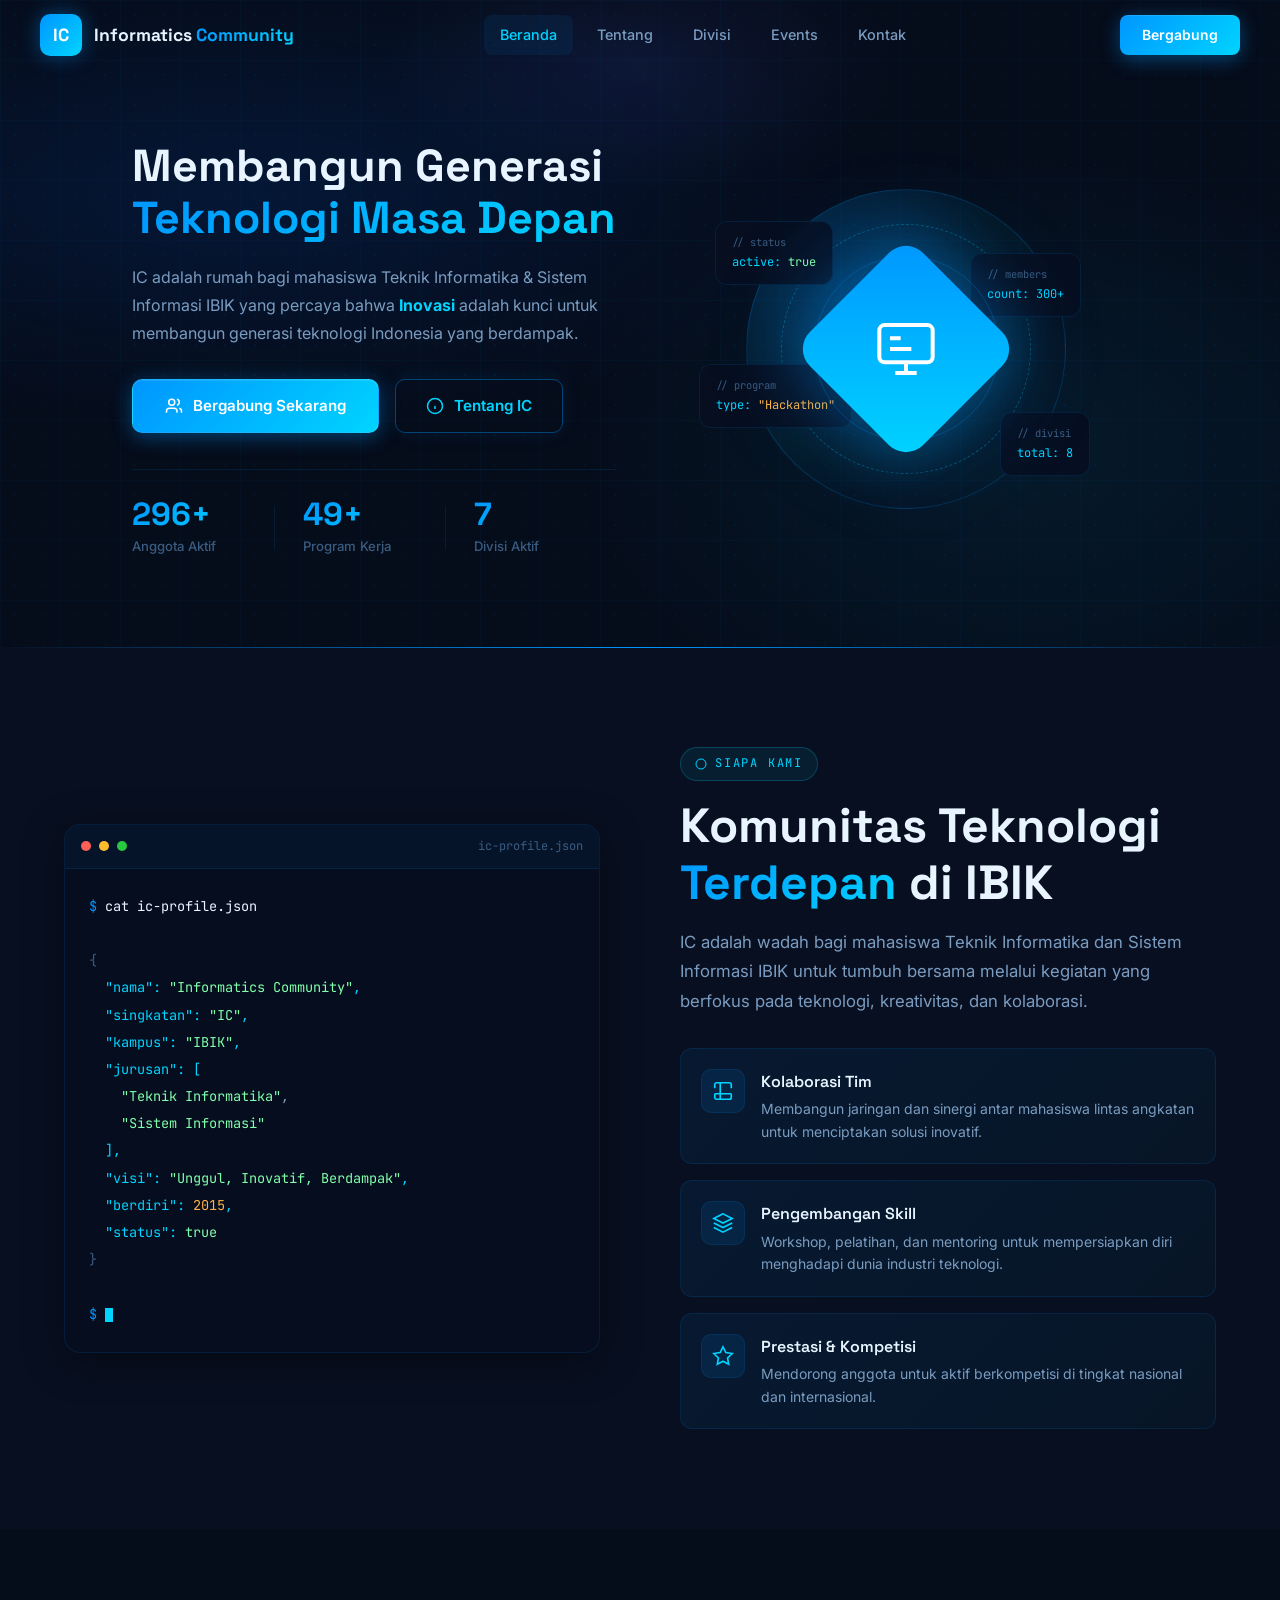
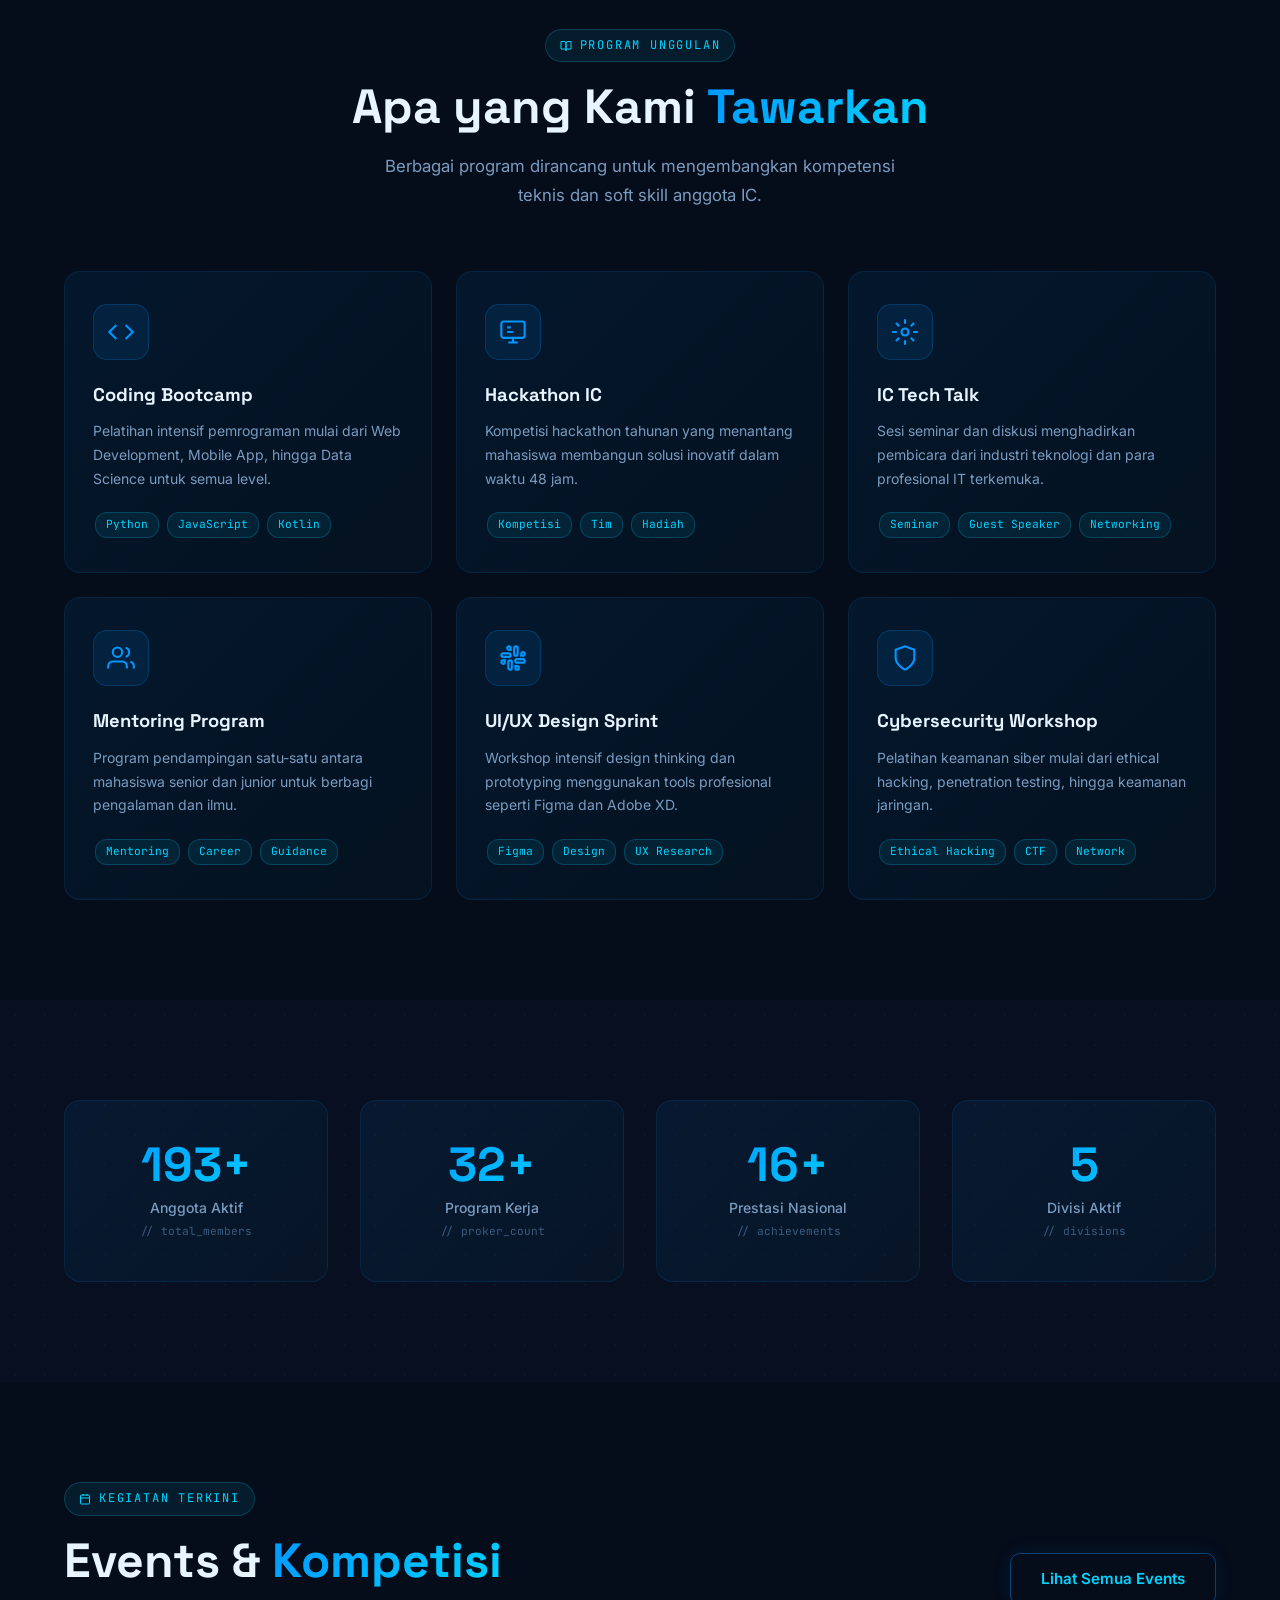
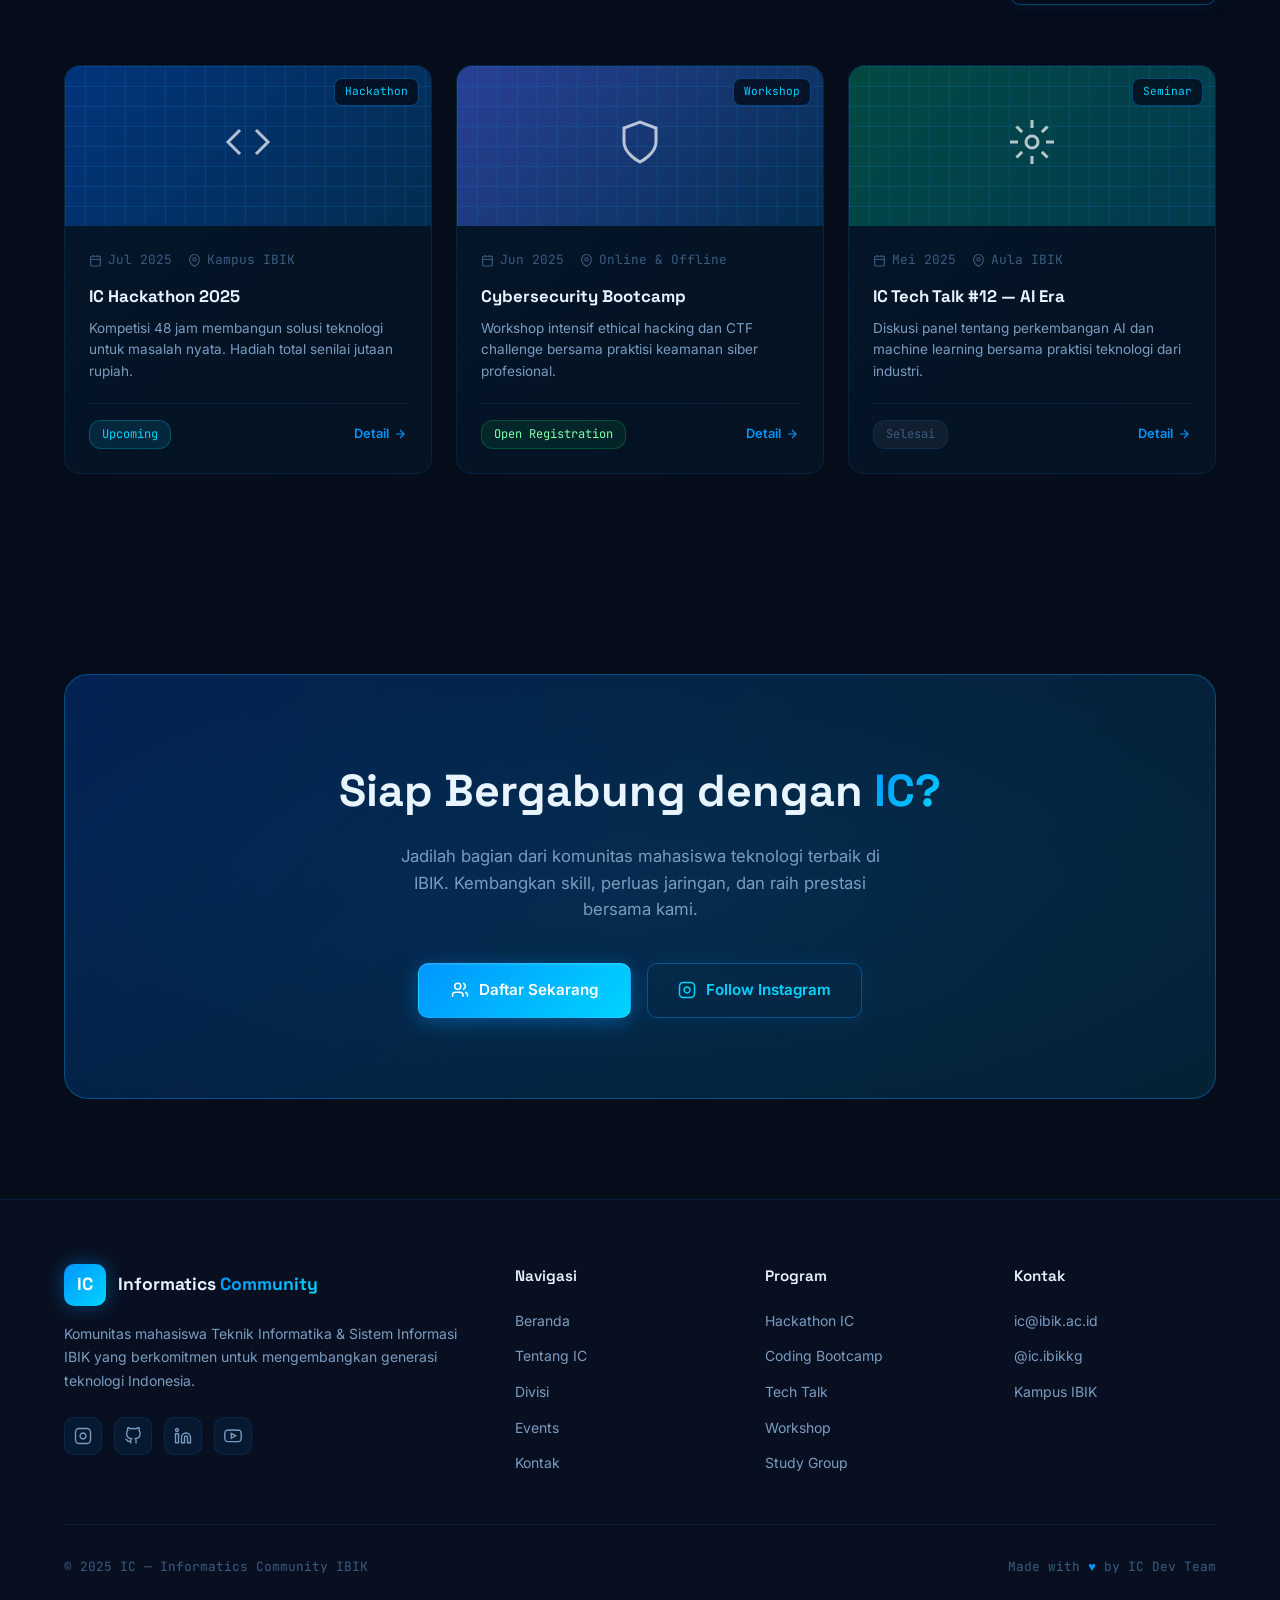
<file: index.html>
<!DOCTYPE html>
<html lang="id">
<head>
  <meta charset="UTF-8">
  <meta name="viewport" content="width=device-width, initial-scale=1.0">
  <title>IC — Informatics Community | IBIK</title>
  <link rel="preconnect" href="https://fonts.googleapis.com">
  <link href="https://fonts.googleapis.com/css2?family=Space+Grotesk:wght@400;500;600;700;800&family=Inter:wght@400;500;600&family=JetBrains+Mono:wght@400;500&display=swap" rel="stylesheet">
  <link rel="stylesheet" href="css/variables.css">
  <link rel="stylesheet" href="css/reset.css">
  <link rel="stylesheet" href="css/style.css">
</head>
<body>

<!-- ═══════════ NAVBAR ═══════════ -->
<nav class="navbar">
  <div class="nav-inner">
    <a href="index.html" class="nav-logo">
      <div class="logo-mark">IC</div>
      <div class="logo-text">Informatics <span>Community</span></div>
    </a>
    <div class="nav-links">
      <a href="index.html" class="nav-link">Beranda</a>
      <a href="about.html" class="nav-link">Tentang</a>
      <a href="divisi.html" class="nav-link">Divisi</a>
      <a href="events.html" class="nav-link">Events</a>
      <a href="contact.html" class="nav-link">Kontak</a>
    </div>
    <a href="contact.html" class="nav-cta">Bergabung</a>
    <div class="nav-mobile-btn" aria-label="Toggle menu">
      <span></span><span></span><span></span>
    </div>
  </div>
</nav>
<div class="mobile-menu">
  <a href="index.html" class="nav-link">Beranda</a>
  <a href="about.html" class="nav-link">Tentang</a>
  <a href="divisi.html" class="nav-link">Divisi</a>
  <a href="events.html" class="nav-link">Events</a>
  <a href="contact.html" class="nav-link">Kontak</a>
  <a href="contact.html" class="btn-primary" style="margin-top:8px">Bergabung Sekarang</a>
</div>
<!-- ═══════════ END NAVBAR ═══════════ -->

<!-- ═══════════ HERO ═══════════ -->
<section class="hero">
  <div class="hero-bg"></div>
  <div class="hero-circuit"></div>
  <div class="hero-dots"></div>
  <div class="hero-content">
    <div class="hero-left">
      <h1 class="hero-title">
        <span class="line1">Membangun Generasi</span>
        <span class="line2">Teknologi Masa Depan</span>
      </h1>
      <p class="hero-desc">
        IC adalah rumah bagi mahasiswa Teknik Informatika &amp; Sistem Informasi IBIK yang percaya bahwa
        <strong id="typing-text" style="color:var(--accent-cyan)">Inovasi</strong>
        adalah kunci untuk membangun generasi teknologi Indonesia yang berdampak.
      </p>
      <div class="hero-actions">
        <a href="contact.html" class="btn-primary">
          <svg width="18" height="18" viewBox="0 0 24 24" fill="none" stroke="currentColor" stroke-width="2"><path d="M16 21v-2a4 4 0 0 0-4-4H6a4 4 0 0 0-4 4v2"/><circle cx="9" cy="7" r="4"/><path d="M22 21v-2a4 4 0 0 0-3-3.87"/><path d="M16 3.13a4 4 0 0 1 0 7.75"/></svg>
          Bergabung Sekarang
        </a>
        <a href="about.html" class="btn-outline">
          <svg width="18" height="18" viewBox="0 0 24 24" fill="none" stroke="currentColor" stroke-width="2"><circle cx="12" cy="12" r="10"/><path d="M12 16v-4m0-4h.01"/></svg>
          Tentang IC
        </a>
      </div>
      <div class="hero-stats">
        <div class="hero-stat-item">
          <div class="hero-stat-num" data-count="300" data-suffix="+">0+</div>
          <div class="hero-stat-label">Anggota Aktif</div>
        </div>
        <div class="hero-stat-divider"></div>
        <div class="hero-stat-item">
          <div class="hero-stat-num" data-count="50" data-suffix="+">0+</div>
          <div class="hero-stat-label">Program Kerja</div>
        </div>
        <div class="hero-stat-divider"></div>
        <div class="hero-stat-item">
          <div class="hero-stat-num" data-count="8" data-suffix="">0</div>
          <div class="hero-stat-label">Divisi Aktif</div>
        </div>
      </div>
    </div>
    <div class="hero-visual">
      <div class="hero-orb">
        <div class="hero-orb-inner">
          <svg width="64" height="64" viewBox="0 0 24 24" fill="none" stroke="white" stroke-width="1.5">
            <rect x="2" y="3" width="20" height="14" rx="2"/>
            <path d="M8 21h8m-4-4v4"/>
            <path d="M6 8h4m-4 4h8"/>
          </svg>
        </div>
        <div class="hero-float-cards">
          <div class="float-card">
            <div class="float-card-label">// status</div>
            <div>active: <span style="color:#80ffaa">true</span></div>
          </div>
          <div class="float-card">
            <div class="float-card-label">// members</div>
            <div>count: <span style="color:var(--accent-cyan)">300+</span></div>
          </div>
          <div class="float-card">
            <div class="float-card-label">// program</div>
            <div>type: <span style="color:#ffb347">"Hackathon"</span></div>
          </div>
          <div class="float-card">
            <div class="float-card-label">// divisi</div>
            <div>total: <span style="color:var(--accent-cyan)">8</span></div>
          </div>
        </div>
      </div>
    </div>
  </div>
</section>

<!-- ═══════════ ABOUT SNIPPET ═══════════ -->
<section class="about-home section">
  <div class="container">
    <div class="about-grid">
      <div class="about-terminal reveal">
        <div class="terminal-bar">
          <div class="terminal-dot red"></div>
          <div class="terminal-dot yellow"></div>
          <div class="terminal-dot green"></div>
          <div class="terminal-title">ic-profile.json</div>
        </div>
        <div class="terminal-body">
          <div class="t-line"><span class="t-prompt">$</span> <span class="t-cmd">cat ic-profile.json</span></div>
          <div class="t-line">&nbsp;</div>
          <div class="t-line"><span class="t-comment">{</span></div>
          <div class="t-line t-output">"nama": <span class="t-string">"Informatics Community"</span>,</div>
          <div class="t-line t-output">"singkatan": <span class="t-string">"IC"</span>,</div>
          <div class="t-line t-output">"kampus": <span class="t-string">"IBIK"</span>,</div>
          <div class="t-line t-output">"jurusan": [</div>
          <div class="t-line" style="padding-left:32px"><span class="t-string">"Teknik Informatika"</span>,</div>
          <div class="t-line" style="padding-left:32px"><span class="t-string">"Sistem Informasi"</span></div>
          <div class="t-line t-output">],</div>
          <div class="t-line t-output">"visi": <span class="t-string">"Unggul, Inovatif, Berdampak"</span>,</div>
          <div class="t-line t-output">"berdiri": <span style="color:#ffb347">2015</span>,</div>
          <div class="t-line t-output">"status": <span style="color:#80ffaa">true</span></div>
          <div class="t-line"><span class="t-comment">}</span></div>
          <div class="t-line">&nbsp;</div>
          <div class="t-line"><span class="t-prompt">$</span> <span class="t-cursor"></span></div>
        </div>
      </div>
      <div class="about-content">
        <div class="section-tag reveal">
          <svg width="12" height="12" viewBox="0 0 24 24" fill="none" stroke="currentColor" stroke-width="2"><circle cx="12" cy="12" r="10"/></svg>
          Siapa Kami
        </div>
        <h2 class="section-title reveal">
          Komunitas Teknologi <span>Terdepan</span> di IBIK
        </h2>
        <p class="section-desc reveal">
          IC adalah wadah bagi mahasiswa Teknik Informatika dan Sistem Informasi IBIK untuk tumbuh bersama melalui kegiatan yang berfokus pada teknologi, kreativitas, dan kolaborasi.
        </p>
        <div class="values-list">
          <div class="value-item reveal reveal-delay-1">
            <div class="value-icon">
              <svg width="22" height="22" viewBox="0 0 24 24" fill="none" stroke="currentColor" stroke-width="1.8"><path d="M9 3H5a2 2 0 0 0-2 2v4m6-6h10a2 2 0 0 1 2 2v4M9 3v18m0 0h10a2 2 0 0 0 2-2v-4M9 21H5a2 2 0 0 1-2-2v-4m0 0h18"/></svg>
            </div>
            <div class="value-text">
              <h4>Kolaborasi Tim</h4>
              <p>Membangun jaringan dan sinergi antar mahasiswa lintas angkatan untuk menciptakan solusi inovatif.</p>
            </div>
          </div>
          <div class="value-item reveal reveal-delay-2">
            <div class="value-icon">
              <svg width="22" height="22" viewBox="0 0 24 24" fill="none" stroke="currentColor" stroke-width="1.8"><path d="M12 2L2 7l10 5 10-5-10-5z"/><path d="M2 17l10 5 10-5M2 12l10 5 10-5"/></svg>
            </div>
            <div class="value-text">
              <h4>Pengembangan Skill</h4>
              <p>Workshop, pelatihan, dan mentoring untuk mempersiapkan diri menghadapi dunia industri teknologi.</p>
            </div>
          </div>
          <div class="value-item reveal reveal-delay-3">
            <div class="value-icon">
              <svg width="22" height="22" viewBox="0 0 24 24" fill="none" stroke="currentColor" stroke-width="1.8"><polygon points="12 2 15.09 8.26 22 9.27 17 14.14 18.18 21.02 12 17.77 5.82 21.02 7 14.14 2 9.27 8.91 8.26 12 2"/></svg>
            </div>
            <div class="value-text">
              <h4>Prestasi & Kompetisi</h4>
              <p>Mendorong anggota untuk aktif berkompetisi di tingkat nasional dan internasional.</p>
            </div>
          </div>
        </div>
      </div>
    </div>
  </div>
</section>

<!-- ═══════════ PROGRAMS ═══════════ -->
<section class="section">
  <div class="container">
    <div style="text-align:center; margin-bottom:16px">
      <div class="section-tag reveal" style="display:inline-flex">
        <svg width="12" height="12" viewBox="0 0 24 24" fill="none" stroke="currentColor" stroke-width="2"><path d="M2 3h6a4 4 0 0 1 4 4v14a3 3 0 0 0-3-3H2z"/><path d="M22 3h-6a4 4 0 0 0-4 4v14a3 3 0 0 1 3-3h7z"/></svg>
        Program Unggulan
      </div>
      <h2 class="section-title reveal">Apa yang Kami <span>Tawarkan</span></h2>
      <p class="section-desc reveal" style="margin: 0 auto">Berbagai program dirancang untuk mengembangkan kompetensi teknis dan soft skill anggota IC.</p>
    </div>
    <div class="programs-grid">
      <div class="program-card reveal reveal-delay-1">
        <div class="program-icon">
          <svg width="28" height="28" viewBox="0 0 24 24" fill="none" stroke="currentColor" stroke-width="1.8"><polyline points="16 18 22 12 16 6"/><polyline points="8 6 2 12 8 18"/></svg>
        </div>
        <h3 class="program-title">Coding Bootcamp</h3>
        <p class="program-desc">Pelatihan intensif pemrograman mulai dari Web Development, Mobile App, hingga Data Science untuk semua level.</p>
        <div>
          <span class="program-tag">Python</span>
          <span class="program-tag">JavaScript</span>
          <span class="program-tag">Kotlin</span>
        </div>
      </div>
      <div class="program-card reveal reveal-delay-2">
        <div class="program-icon">
          <svg width="28" height="28" viewBox="0 0 24 24" fill="none" stroke="currentColor" stroke-width="1.8"><rect x="2" y="3" width="20" height="14" rx="2"/><path d="M8 21h8m-4-4v4"/><path d="M7 8h3m-3 4h5"/></svg>
        </div>
        <h3 class="program-title">Hackathon IC</h3>
        <p class="program-desc">Kompetisi hackathon tahunan yang menantang mahasiswa membangun solusi inovatif dalam waktu 48 jam.</p>
        <div>
          <span class="program-tag">Kompetisi</span>
          <span class="program-tag">Tim</span>
          <span class="program-tag">Hadiah</span>
        </div>
      </div>
      <div class="program-card reveal reveal-delay-3">
        <div class="program-icon">
          <svg width="28" height="28" viewBox="0 0 24 24" fill="none" stroke="currentColor" stroke-width="1.8"><circle cx="12" cy="12" r="3"/><path d="M12 1v4M12 19v4M4.22 4.22l2.83 2.83M16.95 16.95l2.83 2.83M1 12h4M19 12h4M4.22 19.78l2.83-2.83M16.95 7.05l2.83-2.83"/></svg>
        </div>
        <h3 class="program-title">IC Tech Talk</h3>
        <p class="program-desc">Sesi seminar dan diskusi menghadirkan pembicara dari industri teknologi dan para profesional IT terkemuka.</p>
        <div>
          <span class="program-tag">Seminar</span>
          <span class="program-tag">Guest Speaker</span>
          <span class="program-tag">Networking</span>
        </div>
      </div>
      <div class="program-card reveal reveal-delay-1">
        <div class="program-icon">
          <svg width="28" height="28" viewBox="0 0 24 24" fill="none" stroke="currentColor" stroke-width="1.8"><path d="M17 21v-2a4 4 0 0 0-4-4H5a4 4 0 0 0-4 4v2"/><circle cx="9" cy="7" r="4"/><path d="M23 21v-2a4 4 0 0 0-3-3.87M16 3.13a4 4 0 0 1 0 7.75"/></svg>
        </div>
        <h3 class="program-title">Mentoring Program</h3>
        <p class="program-desc">Program pendampingan satu-satu antara mahasiswa senior dan junior untuk berbagi pengalaman dan ilmu.</p>
        <div>
          <span class="program-tag">Mentoring</span>
          <span class="program-tag">Career</span>
          <span class="program-tag">Guidance</span>
        </div>
      </div>
      <div class="program-card reveal reveal-delay-2">
        <div class="program-icon">
          <svg width="28" height="28" viewBox="0 0 24 24" fill="none" stroke="currentColor" stroke-width="1.8"><path d="M14.5 10c-.83 0-1.5-.67-1.5-1.5v-5c0-.83.67-1.5 1.5-1.5s1.5.67 1.5 1.5v5c0 .83-.67 1.5-1.5 1.5z"/><path d="M20.5 10H19V8.5c0-.83.67-1.5 1.5-1.5s1.5.67 1.5 1.5-.67 1.5-1.5 1.5z"/><path d="M9.5 14c.83 0 1.5.67 1.5 1.5v5c0 .83-.67 1.5-1.5 1.5S8 21.33 8 20.5v-5c0-.83.67-1.5 1.5-1.5z"/><path d="M3.5 14H5v1.5c0 .83-.67 1.5-1.5 1.5S2 16.33 2 15.5 2.67 14 3.5 14z"/><path d="M14 14.5c0-.83.67-1.5 1.5-1.5h5c.83 0 1.5.67 1.5 1.5s-.67 1.5-1.5 1.5h-5c-.83 0-1.5-.67-1.5-1.5z"/><path d="M15.5 19H14v1.5c0 .83.67 1.5 1.5 1.5s1.5-.67 1.5-1.5-.67-1.5-1.5-1.5z"/><path d="M10 9.5C10 8.67 9.33 8 8.5 8h-5C2.67 8 2 8.67 2 9.5S2.67 11 3.5 11h5c.83 0 1.5-.67 1.5-1.5z"/><path d="M8.5 5H10V3.5C10 2.67 9.33 2 8.5 2S7 2.67 7 3.5 7.67 5 8.5 5z"/></svg>
        </div>
        <h3 class="program-title">UI/UX Design Sprint</h3>
        <p class="program-desc">Workshop intensif design thinking dan prototyping menggunakan tools profesional seperti Figma dan Adobe XD.</p>
        <div>
          <span class="program-tag">Figma</span>
          <span class="program-tag">Design</span>
          <span class="program-tag">UX Research</span>
        </div>
      </div>
      <div class="program-card reveal reveal-delay-3">
        <div class="program-icon">
          <svg width="28" height="28" viewBox="0 0 24 24" fill="none" stroke="currentColor" stroke-width="1.8"><path d="M12 22s8-4 8-10V5l-8-3-8 3v7c0 6 8 10 8 10z"/></svg>
        </div>
        <h3 class="program-title">Cybersecurity Workshop</h3>
        <p class="program-desc">Pelatihan keamanan siber mulai dari ethical hacking, penetration testing, hingga keamanan jaringan.</p>
        <div>
          <span class="program-tag">Ethical Hacking</span>
          <span class="program-tag">CTF</span>
          <span class="program-tag">Network</span>
        </div>
      </div>
    </div>
  </div>
</section>

<!-- ═══════════ STATS ═══════════ -->
<section class="stats-section section">
  <div class="container">
    <div class="stats-grid">
      <div class="stat-box reveal reveal-delay-1">
        <div class="stat-num" data-count="300" data-suffix="+">0</div>
        <div class="stat-label">Anggota Aktif</div>
        <div class="stat-sub">// total_members</div>
      </div>
      <div class="stat-box reveal reveal-delay-2">
        <div class="stat-num" data-count="50" data-suffix="+">0</div>
        <div class="stat-label">Program Kerja</div>
        <div class="stat-sub">// proker_count</div>
      </div>
      <div class="stat-box reveal reveal-delay-3">
        <div class="stat-num" data-count="25" data-suffix="+">0</div>
        <div class="stat-label">Prestasi Nasional</div>
        <div class="stat-sub">// achievements</div>
      </div>
      <div class="stat-box reveal reveal-delay-4">
        <div class="stat-num" data-count="8" data-suffix="">0</div>
        <div class="stat-label">Divisi Aktif</div>
        <div class="stat-sub">// divisions</div>
      </div>
    </div>
  </div>
</section>

<!-- ═══════════ EVENTS PREVIEW ═══════════ -->
<section class="section">
  <div class="container">
    <div style="display:flex;align-items:flex-end;justify-content:space-between;margin-bottom:60px;flex-wrap:wrap;gap:24px">
      <div>
        <div class="section-tag reveal">
          <svg width="12" height="12" viewBox="0 0 24 24" fill="none" stroke="currentColor" stroke-width="2"><rect x="3" y="4" width="18" height="18" rx="2" ry="2"/><line x1="16" y1="2" x2="16" y2="6"/><line x1="8" y1="2" x2="8" y2="6"/><line x1="3" y1="10" x2="21" y2="10"/></svg>
          Kegiatan Terkini
        </div>
        <h2 class="section-title reveal">Events & <span>Kompetisi</span></h2>
      </div>
      <a href="events.html" class="btn-outline reveal">Lihat Semua Events</a>
    </div>
    <div class="events-grid">
      <div class="event-card reveal reveal-delay-1">
        <div class="event-visual">
          <div class="event-visual-icon">
            <svg width="48" height="48" viewBox="0 0 24 24" fill="none" stroke="currentColor" stroke-width="1.5"><polyline points="16 18 22 12 16 6"/><polyline points="8 6 2 12 8 18"/></svg>
          </div>
          <span class="event-type-badge">Hackathon</span>
        </div>
        <div class="event-body">
          <div class="event-meta">
            <span class="event-date">
              <svg viewBox="0 0 24 24" fill="none" stroke="currentColor" stroke-width="2"><rect x="3" y="4" width="18" height="18" rx="2"/><line x1="16" y1="2" x2="16" y2="6"/><line x1="8" y1="2" x2="8" y2="6"/><line x1="3" y1="10" x2="21" y2="10"/></svg>
              Jul 2025
            </span>
            <span class="event-loc">
              <svg viewBox="0 0 24 24" fill="none" stroke="currentColor" stroke-width="2"><path d="M21 10c0 7-9 13-9 13s-9-6-9-13a9 9 0 0 1 18 0z"/><circle cx="12" cy="10" r="3"/></svg>
              Kampus IBIK
            </span>
          </div>
          <h3 class="event-title">IC Hackathon 2025</h3>
          <p class="event-desc">Kompetisi 48 jam membangun solusi teknologi untuk masalah nyata. Hadiah total senilai jutaan rupiah.</p>
          <div class="event-footer">
            <span class="event-status upcoming">Upcoming</span>
            <a href="events.html" class="event-link">Detail
              <svg width="14" height="14" viewBox="0 0 24 24" fill="none" stroke="currentColor" stroke-width="2"><line x1="5" y1="12" x2="19" y2="12"/><polyline points="12 5 19 12 12 19"/></svg>
            </a>
          </div>
        </div>
      </div>
      <div class="event-card reveal reveal-delay-2">
        <div class="event-visual" style="background:linear-gradient(135deg,rgba(79,107,255,0.5),rgba(0,150,255,0.2))">
          <div class="event-visual-icon">
            <svg width="48" height="48" viewBox="0 0 24 24" fill="none" stroke="currentColor" stroke-width="1.5"><path d="M12 22s8-4 8-10V5l-8-3-8 3v7c0 6 8 10 8 10z"/></svg>
          </div>
          <span class="event-type-badge">Workshop</span>
        </div>
        <div class="event-body">
          <div class="event-meta">
            <span class="event-date">
              <svg viewBox="0 0 24 24" fill="none" stroke="currentColor" stroke-width="2"><rect x="3" y="4" width="18" height="18" rx="2"/><line x1="16" y1="2" x2="16" y2="6"/><line x1="8" y1="2" x2="8" y2="6"/><line x1="3" y1="10" x2="21" y2="10"/></svg>
              Jun 2025
            </span>
            <span class="event-loc">
              <svg viewBox="0 0 24 24" fill="none" stroke="currentColor" stroke-width="2"><path d="M21 10c0 7-9 13-9 13s-9-6-9-13a9 9 0 0 1 18 0z"/><circle cx="12" cy="10" r="3"/></svg>
              Online & Offline
            </span>
          </div>
          <h3 class="event-title">Cybersecurity Bootcamp</h3>
          <p class="event-desc">Workshop intensif ethical hacking dan CTF challenge bersama praktisi keamanan siber profesional.</p>
          <div class="event-footer">
            <span class="event-status open">Open Registration</span>
            <a href="events.html" class="event-link">Detail
              <svg width="14" height="14" viewBox="0 0 24 24" fill="none" stroke="currentColor" stroke-width="2"><line x1="5" y1="12" x2="19" y2="12"/><polyline points="12 5 19 12 12 19"/></svg>
            </a>
          </div>
        </div>
      </div>
      <div class="event-card reveal reveal-delay-3">
        <div class="event-visual" style="background:linear-gradient(135deg,rgba(0,150,100,0.4),rgba(0,212,255,0.2))">
          <div class="event-visual-icon">
            <svg width="48" height="48" viewBox="0 0 24 24" fill="none" stroke="currentColor" stroke-width="1.5"><circle cx="12" cy="12" r="3"/><path d="M12 1v4M12 19v4M4.22 4.22l2.83 2.83M16.95 16.95l2.83 2.83M1 12h4M19 12h4M4.22 19.78l2.83-2.83M16.95 7.05l2.83-2.83"/></svg>
          </div>
          <span class="event-type-badge">Seminar</span>
        </div>
        <div class="event-body">
          <div class="event-meta">
            <span class="event-date">
              <svg viewBox="0 0 24 24" fill="none" stroke="currentColor" stroke-width="2"><rect x="3" y="4" width="18" height="18" rx="2"/><line x1="16" y1="2" x2="16" y2="6"/><line x1="8" y1="2" x2="8" y2="6"/><line x1="3" y1="10" x2="21" y2="10"/></svg>
              Mei 2025
            </span>
            <span class="event-loc">
              <svg viewBox="0 0 24 24" fill="none" stroke="currentColor" stroke-width="2"><path d="M21 10c0 7-9 13-9 13s-9-6-9-13a9 9 0 0 1 18 0z"/><circle cx="12" cy="10" r="3"/></svg>
              Aula IBIK
            </span>
          </div>
          <h3 class="event-title">IC Tech Talk #12 — AI Era</h3>
          <p class="event-desc">Diskusi panel tentang perkembangan AI dan machine learning bersama praktisi teknologi dari industri.</p>
          <div class="event-footer">
            <span class="event-status past">Selesai</span>
            <a href="events.html" class="event-link">Detail
              <svg width="14" height="14" viewBox="0 0 24 24" fill="none" stroke="currentColor" stroke-width="2"><line x1="5" y1="12" x2="19" y2="12"/><polyline points="12 5 19 12 12 19"/></svg>
            </a>
          </div>
        </div>
      </div>
    </div>
  </div>
</section>

<!-- ═══════════ CTA ═══════════ -->
<section class="cta-section section">
  <div class="container">
    <div class="cta-inner reveal">
      <h2 class="cta-title">Siap Bergabung dengan <span style="background:var(--grad-primary);-webkit-background-clip:text;-webkit-text-fill-color:transparent;background-clip:text">IC?</span></h2>
      <p class="cta-desc">Jadilah bagian dari komunitas mahasiswa teknologi terbaik di IBIK. Kembangkan skill, perluas jaringan, dan raih prestasi bersama kami.</p>
      <div class="cta-actions">
        <a href="contact.html" class="btn-primary">
          <svg width="18" height="18" viewBox="0 0 24 24" fill="none" stroke="currentColor" stroke-width="2"><path d="M16 21v-2a4 4 0 0 0-4-4H6a4 4 0 0 0-4 4v2"/><circle cx="9" cy="7" r="4"/><path d="M22 21v-2a4 4 0 0 0-3-3.87"/><path d="M16 3.13a4 4 0 0 1 0 7.75"/></svg>
          Daftar Sekarang
        </a>
        <a href="https://www.instagram.com/ic.ibikkg" target="_blank" class="btn-outline">
          <svg width="18" height="18" viewBox="0 0 24 24" fill="none" stroke="currentColor" stroke-width="2"><rect x="2" y="2" width="20" height="20" rx="5" ry="5"/><path d="M16 11.37A4 4 0 1 1 12.63 8 4 4 0 0 1 16 11.37z"/><line x1="17.5" y1="6.5" x2="17.51" y2="6.5"/></svg>
          Follow Instagram
        </a>
      </div>
    </div>
  </div>
</section>

<!-- ═══════════ FOOTER ═══════════ -->
<footer class="footer">
  <div class="container">
    <div class="footer-grid">
      <div class="footer-brand">
        <a href="index.html" class="nav-logo" style="display:inline-flex;margin-bottom:0">
          <div class="logo-mark">IC</div>
          <div class="logo-text">Informatics <span>Community</span></div>
        </a>
        <p>Komunitas mahasiswa Teknik Informatika &amp; Sistem Informasi IBIK yang berkomitmen untuk mengembangkan generasi teknologi Indonesia.</p>
        <div class="footer-socials">
          <a href="https://www.instagram.com/ic.ibikkg" target="_blank" class="social-link" title="Instagram">
            <svg width="18" height="18" viewBox="0 0 24 24" fill="none" stroke="currentColor" stroke-width="1.8"><rect x="2" y="2" width="20" height="20" rx="5"/><path d="M16 11.37A4 4 0 1 1 12.63 8 4 4 0 0 1 16 11.37z"/><line x1="17.5" y1="6.5" x2="17.51" y2="6.5"/></svg>
          </a>
          <a href="#" class="social-link" title="GitHub">
            <svg width="18" height="18" viewBox="0 0 24 24" fill="none" stroke="currentColor" stroke-width="1.8"><path d="M9 19c-5 1.5-5-2.5-7-3m14 6v-3.87a3.37 3.37 0 0 0-.94-2.61c3.14-.35 6.44-1.54 6.44-7A5.44 5.44 0 0 0 20 4.77 5.07 5.07 0 0 0 19.91 1S18.73.65 16 2.48a13.38 13.38 0 0 0-7 0C6.27.65 5.09 1 5.09 1A5.07 5.07 0 0 0 5 4.77a5.44 5.44 0 0 0-1.5 3.78c0 5.42 3.3 6.61 6.44 7A3.37 3.37 0 0 0 9 18.13V22"/></svg>
          </a>
          <a href="#" class="social-link" title="LinkedIn">
            <svg width="18" height="18" viewBox="0 0 24 24" fill="none" stroke="currentColor" stroke-width="1.8"><path d="M16 8a6 6 0 0 1 6 6v7h-4v-7a2 2 0 0 0-2-2 2 2 0 0 0-2 2v7h-4v-7a6 6 0 0 1 6-6z"/><rect x="2" y="9" width="4" height="12"/><circle cx="4" cy="4" r="2"/></svg>
          </a>
          <a href="#" class="social-link" title="YouTube">
            <svg width="18" height="18" viewBox="0 0 24 24" fill="none" stroke="currentColor" stroke-width="1.8"><path d="M22.54 6.42a2.78 2.78 0 0 0-1.95-1.96C18.88 4 12 4 12 4s-6.88 0-8.59.46a2.78 2.78 0 0 0-1.95 1.96A29 29 0 0 0 1 11.75a29 29 0 0 0 .46 5.33A2.78 2.78 0 0 0 3.41 19.1C5.12 19.56 12 19.56 12 19.56s6.88 0 8.59-.46a2.78 2.78 0 0 0 1.95-1.95 29 29 0 0 0 .46-5.25 29 29 0 0 0-.46-5.43z"/><polygon points="9.75 15.02 15.5 11.75 9.75 8.48 9.75 15.02"/></svg>
          </a>
        </div>
      </div>
      <div class="footer-col">
        <h4>Navigasi</h4>
        <ul>
          <li><a href="index.html">Beranda</a></li>
          <li><a href="about.html">Tentang IC</a></li>
          <li><a href="divisi.html">Divisi</a></li>
          <li><a href="events.html">Events</a></li>
          <li><a href="contact.html">Kontak</a></li>
        </ul>
      </div>
      <div class="footer-col">
        <h4>Program</h4>
        <ul>
          <li><a href="events.html">Hackathon IC</a></li>
          <li><a href="events.html">Coding Bootcamp</a></li>
          <li><a href="events.html">Tech Talk</a></li>
          <li><a href="events.html">Workshop</a></li>
          <li><a href="events.html">Study Group</a></li>
        </ul>
      </div>
      <div class="footer-col">
        <h4>Kontak</h4>
        <ul>
          <li><a href="mailto:ic@ibik.ac.id">ic@ibik.ac.id</a></li>
          <li><a href="https://www.instagram.com/ic.ibikkg" target="_blank">@ic.ibikkg</a></li>
          <li><a href="#">Kampus IBIK</a></li>
        </ul>
      </div>
    </div>
    <div class="footer-bottom">
      <div class="footer-copy">© 2025 IC — Informatics Community IBIK</div>
      <div class="footer-made">Made with <span>♥</span> by IC Dev Team</div>
    </div>
  </div>
</footer>
<!-- ═══════════ END FOOTER ═══════════ -->

<script src="js/utils.js" defer></script>
<script src="js/animations.js" defer></script>
<script src="js/main.js" defer></script>
</body>
</html>
</file>
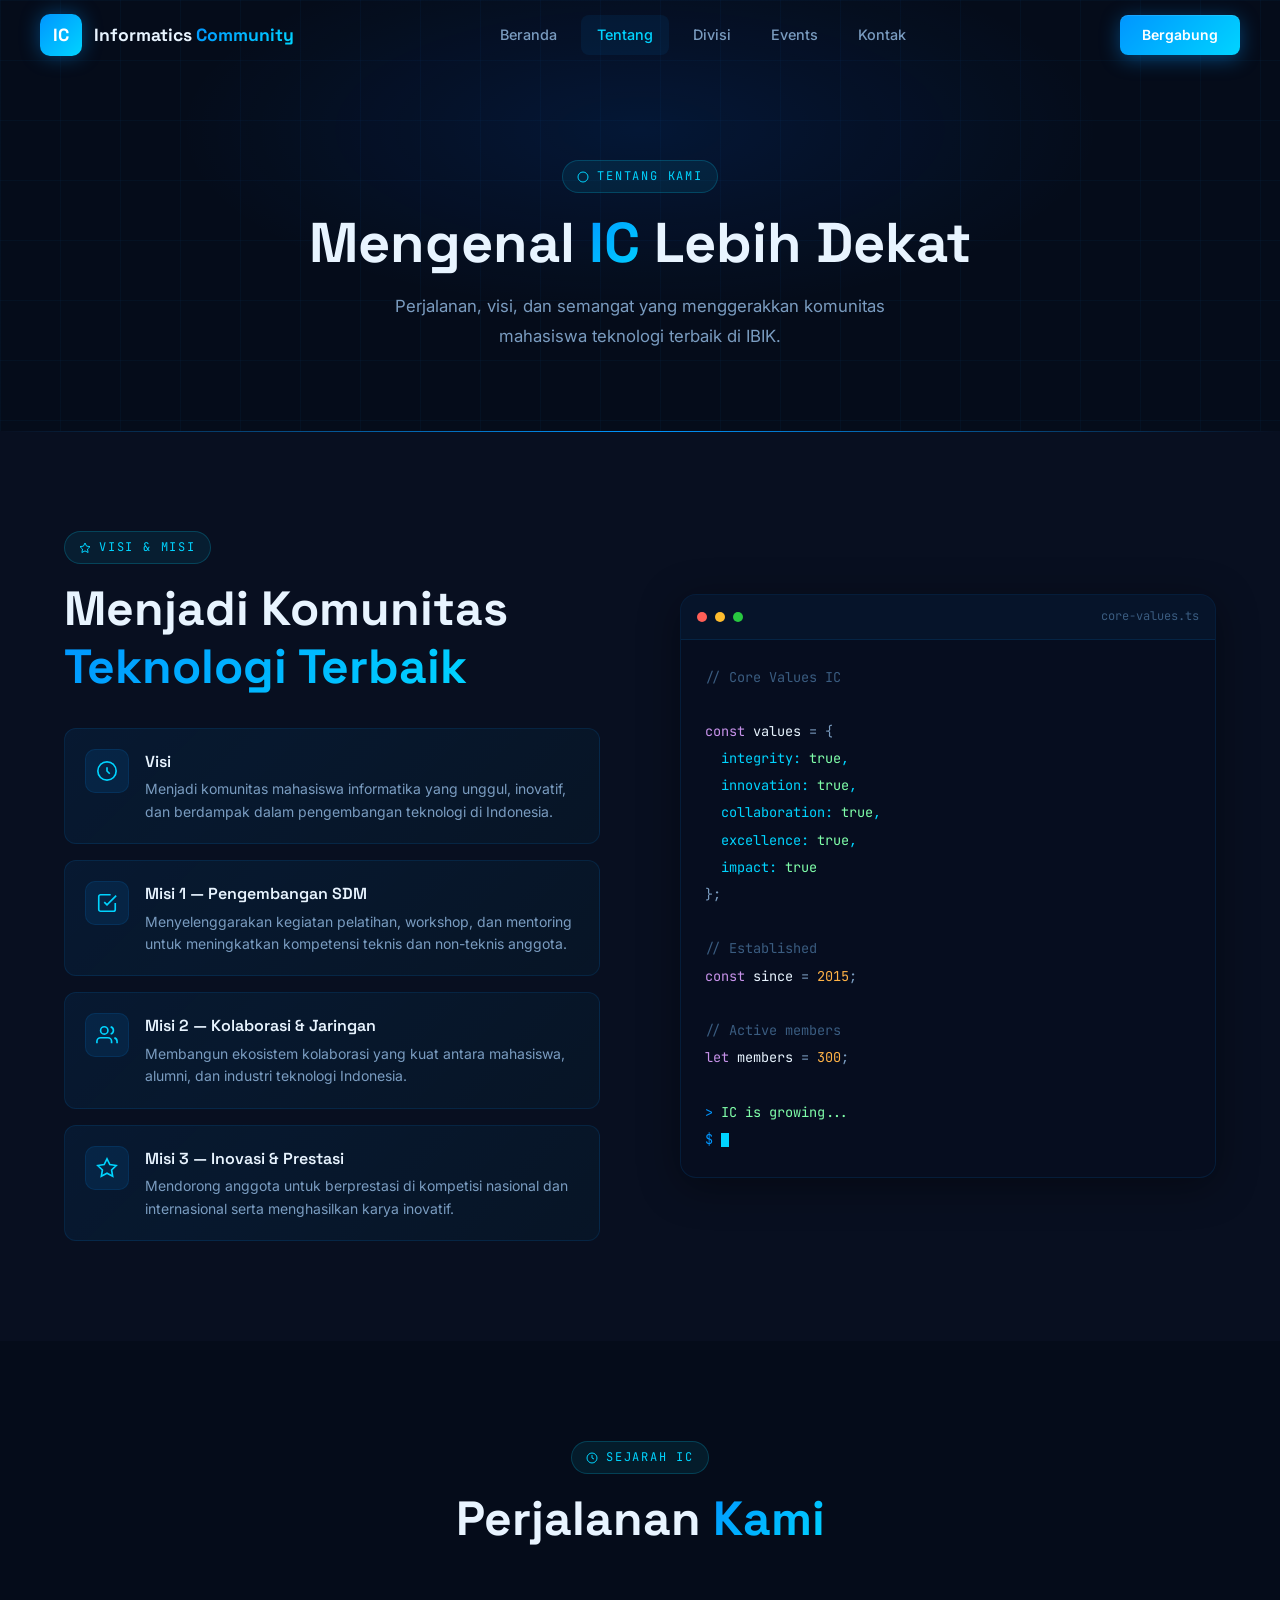
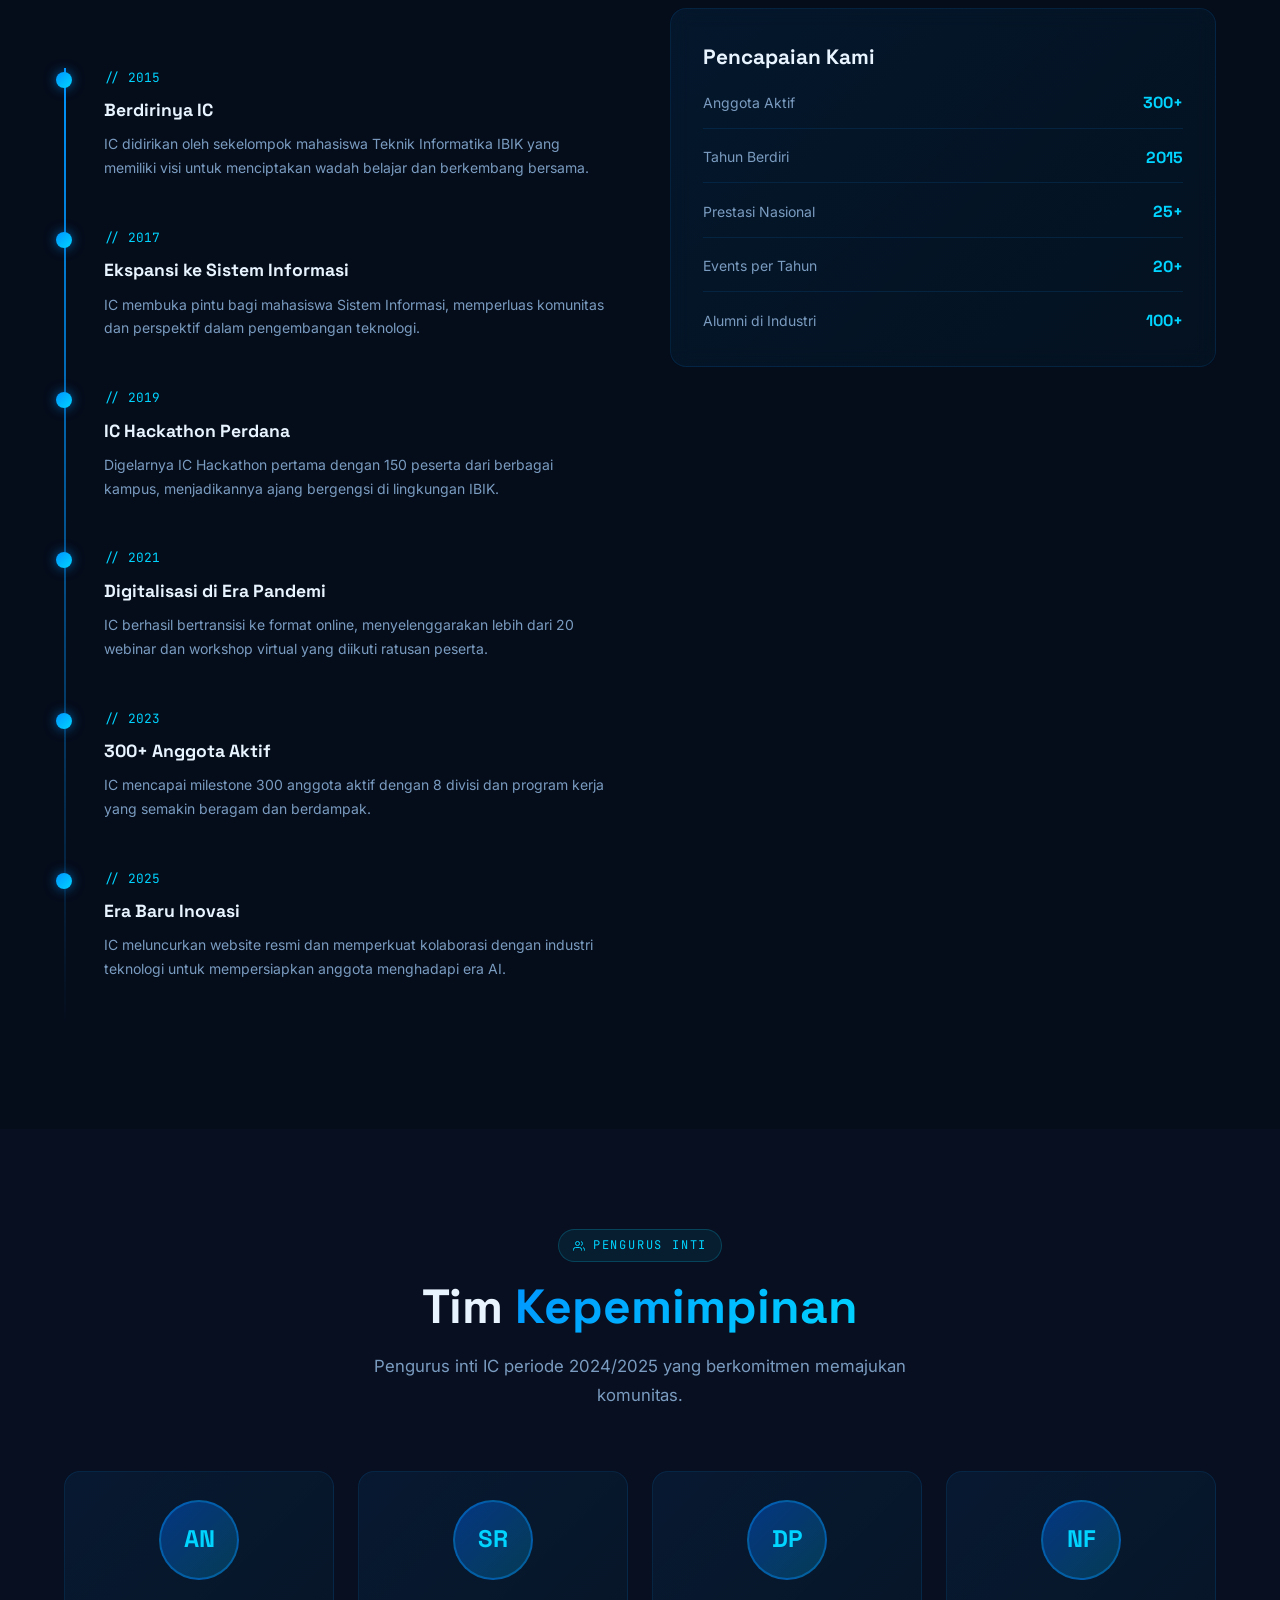
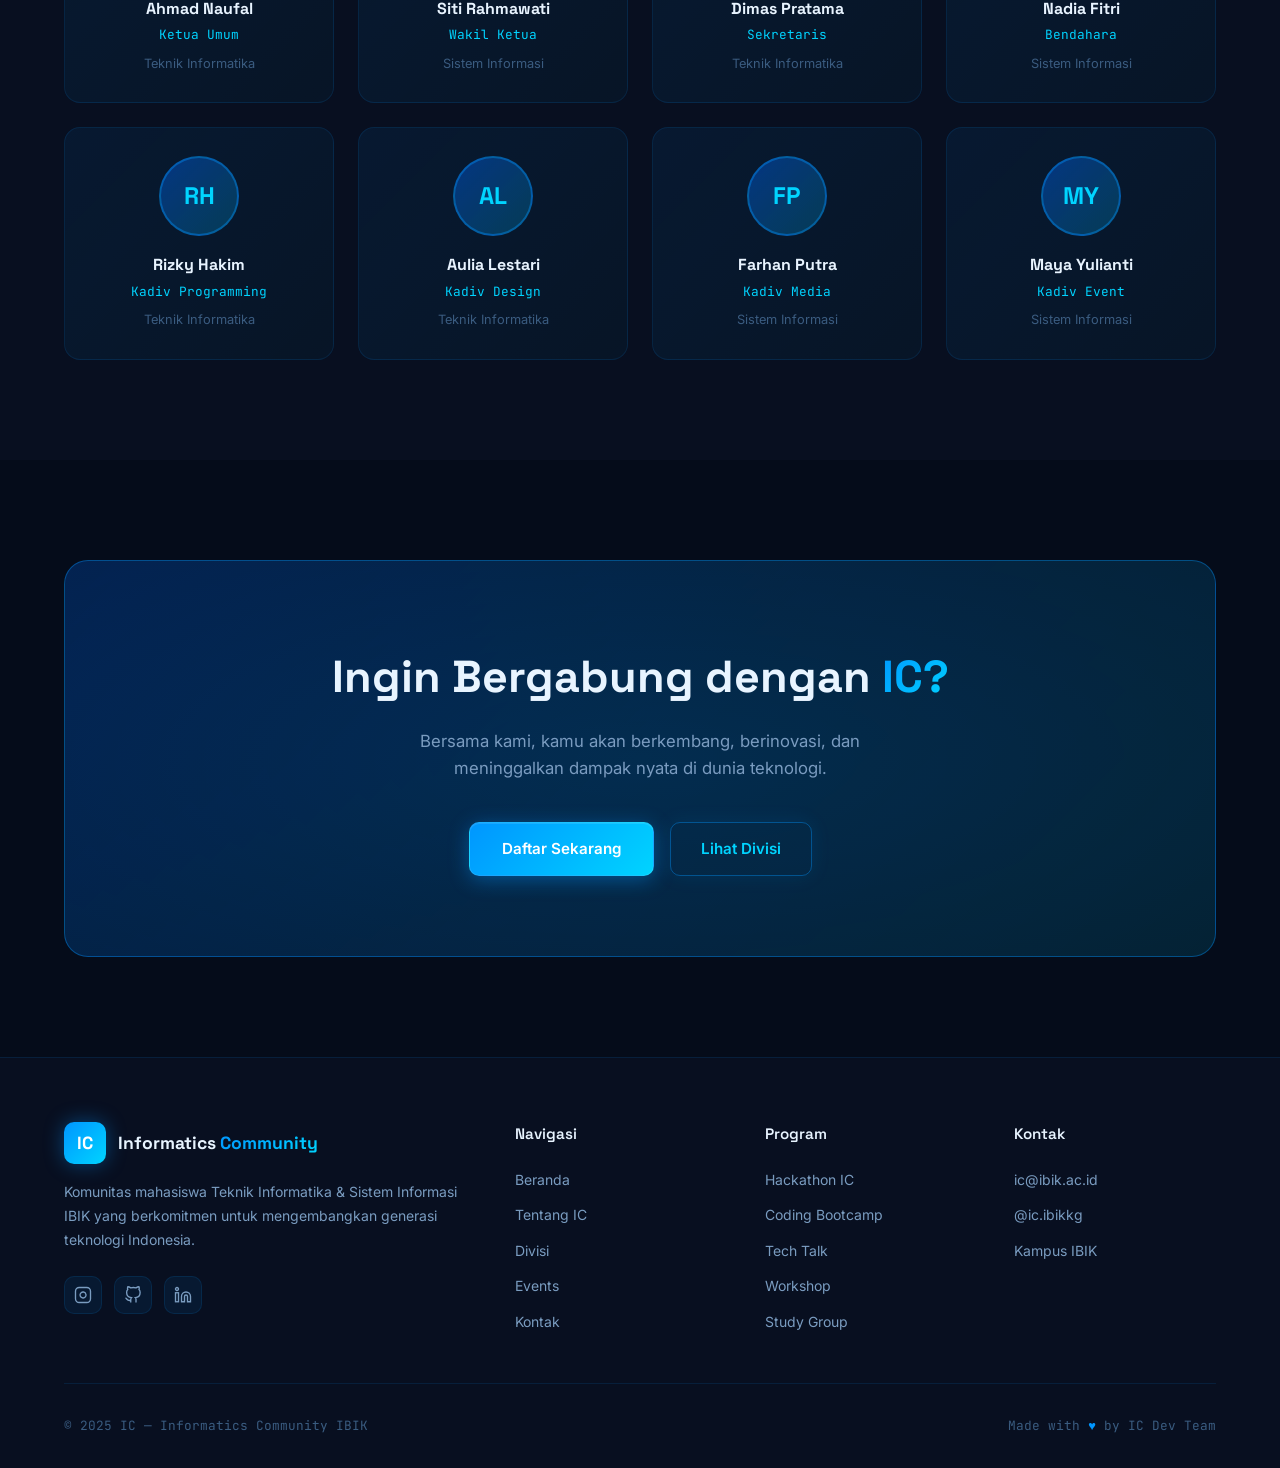
<file: about.html>
<!DOCTYPE html>
<html lang="id">
<head>
  <meta charset="UTF-8">
  <meta name="viewport" content="width=device-width, initial-scale=1.0">
  <title>Tentang IC — Informatics Community IBIK</title>
  <link rel="preconnect" href="https://fonts.googleapis.com">
  <link href="https://fonts.googleapis.com/css2?family=Space+Grotesk:wght@400;500;600;700;800&family=Inter:wght@400;500;600&family=JetBrains+Mono:wght@400;500&display=swap" rel="stylesheet">
  <link rel="stylesheet" href="css/variables.css">
  <link rel="stylesheet" href="css/reset.css">
  <link rel="stylesheet" href="css/style.css">
</head>
<body>

<!-- ═══════════ NAVBAR ═══════════ -->
<nav class="navbar">
  <div class="nav-inner">
    <a href="index.html" class="nav-logo">
      <div class="logo-mark">IC</div>
      <div class="logo-text">Informatics <span>Community</span></div>
    </a>
    <div class="nav-links">
      <a href="index.html" class="nav-link">Beranda</a>
      <a href="about.html" class="nav-link">Tentang</a>
      <a href="divisi.html" class="nav-link">Divisi</a>
      <a href="events.html" class="nav-link">Events</a>
      <a href="contact.html" class="nav-link">Kontak</a>
    </div>
    <a href="contact.html" class="nav-cta">Bergabung</a>
    <div class="nav-mobile-btn"><span></span><span></span><span></span></div>
  </div>
</nav>
<div class="mobile-menu">
  <a href="index.html" class="nav-link">Beranda</a>
  <a href="about.html" class="nav-link">Tentang</a>
  <a href="divisi.html" class="nav-link">Divisi</a>
  <a href="events.html" class="nav-link">Events</a>
  <a href="contact.html" class="nav-link">Kontak</a>
</div>

<!-- PAGE HERO -->
<section class="page-hero">
  <div class="page-hero-bg"></div>
  <div class="page-hero-grid"></div>
  <div class="container page-hero-content">
    <div class="section-tag reveal" style="display:inline-flex">
      <svg width="12" height="12" viewBox="0 0 24 24" fill="none" stroke="currentColor" stroke-width="2"><circle cx="12" cy="12" r="10"/></svg>
      Tentang Kami
    </div>
    <h1 class="section-title reveal" style="font-size:clamp(2.5rem,5vw,3.5rem)">Mengenal <span>IC</span> Lebih Dekat</h1>
    <p class="section-desc reveal" style="margin:0 auto;text-align:center">Perjalanan, visi, dan semangat yang menggerakkan komunitas mahasiswa teknologi terbaik di IBIK.</p>
  </div>
</section>

<!-- VISI MISI -->
<section class="section" style="background:var(--bg-secondary);position:relative">
  <div style="position:absolute;top:0;left:0;right:0;height:1px;background:linear-gradient(90deg,transparent,var(--accent-blue),transparent)"></div>
  <div class="container">
    <div class="about-grid">
      <div>
        <div class="section-tag reveal">
          <svg width="12" height="12" viewBox="0 0 24 24" fill="none" stroke="currentColor" stroke-width="2"><polygon points="12 2 15.09 8.26 22 9.27 17 14.14 18.18 21.02 12 17.77 5.82 21.02 7 14.14 2 9.27 8.91 8.26 12 2"/></svg>
          Visi & Misi
        </div>
        <h2 class="section-title reveal">Menjadi Komunitas <span>Teknologi Terbaik</span></h2>
        <div class="values-list">
          <div class="value-item reveal reveal-delay-1">
            <div class="value-icon">
              <svg width="22" height="22" viewBox="0 0 24 24" fill="none" stroke="currentColor" stroke-width="1.8"><circle cx="12" cy="12" r="10"/><path d="M12 8v4l3 3"/></svg>
            </div>
            <div class="value-text">
              <h4>Visi</h4>
              <p>Menjadi komunitas mahasiswa informatika yang unggul, inovatif, dan berdampak dalam pengembangan teknologi di Indonesia.</p>
            </div>
          </div>
          <div class="value-item reveal reveal-delay-2">
            <div class="value-icon">
              <svg width="22" height="22" viewBox="0 0 24 24" fill="none" stroke="currentColor" stroke-width="1.8"><path d="M9 11l3 3L22 4"/><path d="M21 12v7a2 2 0 0 1-2 2H5a2 2 0 0 1-2-2V5a2 2 0 0 1 2-2h11"/></svg>
            </div>
            <div class="value-text">
              <h4>Misi 1 — Pengembangan SDM</h4>
              <p>Menyelenggarakan kegiatan pelatihan, workshop, dan mentoring untuk meningkatkan kompetensi teknis dan non-teknis anggota.</p>
            </div>
          </div>
          <div class="value-item reveal reveal-delay-3">
            <div class="value-icon">
              <svg width="22" height="22" viewBox="0 0 24 24" fill="none" stroke="currentColor" stroke-width="1.8"><path d="M17 21v-2a4 4 0 0 0-4-4H5a4 4 0 0 0-4 4v2"/><circle cx="9" cy="7" r="4"/><path d="M23 21v-2a4 4 0 0 0-3-3.87M16 3.13a4 4 0 0 1 0 7.75"/></svg>
            </div>
            <div class="value-text">
              <h4>Misi 2 — Kolaborasi & Jaringan</h4>
              <p>Membangun ekosistem kolaborasi yang kuat antara mahasiswa, alumni, dan industri teknologi Indonesia.</p>
            </div>
          </div>
          <div class="value-item reveal reveal-delay-4">
            <div class="value-icon">
              <svg width="22" height="22" viewBox="0 0 24 24" fill="none" stroke="currentColor" stroke-width="1.8"><polygon points="12 2 15.09 8.26 22 9.27 17 14.14 18.18 21.02 12 17.77 5.82 21.02 7 14.14 2 9.27 8.91 8.26 12 2"/></svg>
            </div>
            <div class="value-text">
              <h4>Misi 3 — Inovasi & Prestasi</h4>
              <p>Mendorong anggota untuk berprestasi di kompetisi nasional dan internasional serta menghasilkan karya inovatif.</p>
            </div>
          </div>
        </div>
      </div>
      <div class="about-terminal reveal" style="height:fit-content">
        <div class="terminal-bar">
          <div class="terminal-dot red"></div>
          <div class="terminal-dot yellow"></div>
          <div class="terminal-dot green"></div>
          <div class="terminal-title">core-values.ts</div>
        </div>
        <div class="terminal-body">
          <div class="t-line"><span class="t-comment">// Core Values IC</span></div>
          <div class="t-line">&nbsp;</div>
          <div class="t-line"><span style="color:#c792ea">const</span> <span class="t-cmd">values</span> = {</div>
          <div class="t-line t-output">integrity: <span style="color:#80ffaa">true</span>,</div>
          <div class="t-line t-output">innovation: <span style="color:#80ffaa">true</span>,</div>
          <div class="t-line t-output">collaboration: <span style="color:#80ffaa">true</span>,</div>
          <div class="t-line t-output">excellence: <span style="color:#80ffaa">true</span>,</div>
          <div class="t-line t-output">impact: <span style="color:#80ffaa">true</span></div>
          <div class="t-line">};</div>
          <div class="t-line">&nbsp;</div>
          <div class="t-line"><span class="t-comment">// Established</span></div>
          <div class="t-line"><span style="color:#c792ea">const</span> <span class="t-cmd">since</span> = <span style="color:#ffb347">2015</span>;</div>
          <div class="t-line">&nbsp;</div>
          <div class="t-line"><span class="t-comment">// Active members</span></div>
          <div class="t-line"><span style="color:#c792ea">let</span> <span class="t-cmd">members</span> = <span style="color:#ffb347">300</span>;</div>
          <div class="t-line">&nbsp;</div>
          <div class="t-line"><span class="t-prompt">></span> <span style="color:#80ffaa">IC is growing...</span></div>
          <div class="t-line"><span class="t-prompt">$</span> <span class="t-cursor"></span></div>
        </div>
      </div>
    </div>
  </div>
</section>

<!-- SEJARAH -->
<section class="section">
  <div class="container">
    <div style="text-align:center;margin-bottom:60px">
      <div class="section-tag reveal" style="display:inline-flex">
        <svg width="12" height="12" viewBox="0 0 24 24" fill="none" stroke="currentColor" stroke-width="2"><circle cx="12" cy="12" r="10"/><polyline points="12 6 12 12 16 14"/></svg>
        Sejarah IC
      </div>
      <h2 class="section-title reveal">Perjalanan <span>Kami</span></h2>
    </div>
    <div style="display:grid;grid-template-columns:1fr 1fr;gap:60px;align-items:start">
      <div class="timeline reveal">
        <div class="timeline-item">
          <div class="timeline-dot"></div>
          <div class="timeline-year">// 2015</div>
          <div class="timeline-title">Berdirinya IC</div>
          <div class="timeline-desc">IC didirikan oleh sekelompok mahasiswa Teknik Informatika IBIK yang memiliki visi untuk menciptakan wadah belajar dan berkembang bersama.</div>
        </div>
        <div class="timeline-item">
          <div class="timeline-dot"></div>
          <div class="timeline-year">// 2017</div>
          <div class="timeline-title">Ekspansi ke Sistem Informasi</div>
          <div class="timeline-desc">IC membuka pintu bagi mahasiswa Sistem Informasi, memperluas komunitas dan perspektif dalam pengembangan teknologi.</div>
        </div>
        <div class="timeline-item">
          <div class="timeline-dot"></div>
          <div class="timeline-year">// 2019</div>
          <div class="timeline-title">IC Hackathon Perdana</div>
          <div class="timeline-desc">Digelarnya IC Hackathon pertama dengan 150 peserta dari berbagai kampus, menjadikannya ajang bergengsi di lingkungan IBIK.</div>
        </div>
        <div class="timeline-item">
          <div class="timeline-dot"></div>
          <div class="timeline-year">// 2021</div>
          <div class="timeline-title">Digitalisasi di Era Pandemi</div>
          <div class="timeline-desc">IC berhasil bertransisi ke format online, menyelenggarakan lebih dari 20 webinar dan workshop virtual yang diikuti ratusan peserta.</div>
        </div>
        <div class="timeline-item">
          <div class="timeline-dot"></div>
          <div class="timeline-year">// 2023</div>
          <div class="timeline-title">300+ Anggota Aktif</div>
          <div class="timeline-desc">IC mencapai milestone 300 anggota aktif dengan 8 divisi dan program kerja yang semakin beragam dan berdampak.</div>
        </div>
        <div class="timeline-item">
          <div class="timeline-dot"></div>
          <div class="timeline-year">// 2025</div>
          <div class="timeline-title">Era Baru Inovasi</div>
          <div class="timeline-desc">IC meluncurkan website resmi dan memperkuat kolaborasi dengan industri teknologi untuk mempersiapkan anggota menghadapi era AI.</div>
        </div>
      </div>
      <div style="position:sticky;top:100px">
        <div class="card reveal" style="margin-bottom:24px">
          <h3 style="font-family:var(--font-heading);font-size:1.3rem;font-weight:700;margin-bottom:16px">Pencapaian Kami</h3>
          <div style="display:flex;flex-direction:column;gap:16px">
            <div style="display:flex;justify-content:space-between;align-items:center;padding-bottom:12px;border-bottom:1px solid var(--border-subtle)">
              <span style="font-size:0.875rem;color:var(--text-secondary)">Anggota Aktif</span>
              <span style="font-family:var(--font-heading);font-weight:700;color:var(--accent-cyan)">300+</span>
            </div>
            <div style="display:flex;justify-content:space-between;align-items:center;padding-bottom:12px;border-bottom:1px solid var(--border-subtle)">
              <span style="font-size:0.875rem;color:var(--text-secondary)">Tahun Berdiri</span>
              <span style="font-family:var(--font-heading);font-weight:700;color:var(--accent-cyan)">2015</span>
            </div>
            <div style="display:flex;justify-content:space-between;align-items:center;padding-bottom:12px;border-bottom:1px solid var(--border-subtle)">
              <span style="font-size:0.875rem;color:var(--text-secondary)">Prestasi Nasional</span>
              <span style="font-family:var(--font-heading);font-weight:700;color:var(--accent-cyan)">25+</span>
            </div>
            <div style="display:flex;justify-content:space-between;align-items:center;padding-bottom:12px;border-bottom:1px solid var(--border-subtle)">
              <span style="font-size:0.875rem;color:var(--text-secondary)">Events per Tahun</span>
              <span style="font-family:var(--font-heading);font-weight:700;color:var(--accent-cyan)">20+</span>
            </div>
            <div style="display:flex;justify-content:space-between;align-items:center">
              <span style="font-size:0.875rem;color:var(--text-secondary)">Alumni di Industri</span>
              <span style="font-family:var(--font-heading);font-weight:700;color:var(--accent-cyan)">100+</span>
            </div>
          </div>
        </div>
      </div>
    </div>
  </div>
</section>

<!-- PENGURUS -->
<section class="section" style="background:var(--bg-secondary)">
  <div class="container">
    <div style="text-align:center;margin-bottom:0">
      <div class="section-tag reveal" style="display:inline-flex">
        <svg width="12" height="12" viewBox="0 0 24 24" fill="none" stroke="currentColor" stroke-width="2"><path d="M17 21v-2a4 4 0 0 0-4-4H5a4 4 0 0 0-4 4v2"/><circle cx="9" cy="7" r="4"/><path d="M23 21v-2a4 4 0 0 0-3-3.87M16 3.13a4 4 0 0 1 0 7.75"/></svg>
        Pengurus Inti
      </div>
      <h2 class="section-title reveal">Tim <span>Kepemimpinan</span></h2>
      <p class="section-desc reveal" style="margin:0 auto;text-align:center">Pengurus inti IC periode 2024/2025 yang berkomitmen memajukan komunitas.</p>
    </div>
    <div class="team-grid">
      <div class="team-card reveal reveal-delay-1">
        <div class="team-avatar">AN</div>
        <div class="team-name">Ahmad Naufal</div>
        <div class="team-role">Ketua Umum</div>
        <div class="team-dept">Teknik Informatika</div>
      </div>
      <div class="team-card reveal reveal-delay-2">
        <div class="team-avatar">SR</div>
        <div class="team-name">Siti Rahmawati</div>
        <div class="team-role">Wakil Ketua</div>
        <div class="team-dept">Sistem Informasi</div>
      </div>
      <div class="team-card reveal reveal-delay-3">
        <div class="team-avatar">DP</div>
        <div class="team-name">Dimas Pratama</div>
        <div class="team-role">Sekretaris</div>
        <div class="team-dept">Teknik Informatika</div>
      </div>
      <div class="team-card reveal reveal-delay-4">
        <div class="team-avatar">NF</div>
        <div class="team-name">Nadia Fitri</div>
        <div class="team-role">Bendahara</div>
        <div class="team-dept">Sistem Informasi</div>
      </div>
      <div class="team-card reveal reveal-delay-1">
        <div class="team-avatar">RH</div>
        <div class="team-name">Rizky Hakim</div>
        <div class="team-role">Kadiv Programming</div>
        <div class="team-dept">Teknik Informatika</div>
      </div>
      <div class="team-card reveal reveal-delay-2">
        <div class="team-avatar">AL</div>
        <div class="team-name">Aulia Lestari</div>
        <div class="team-role">Kadiv Design</div>
        <div class="team-dept">Teknik Informatika</div>
      </div>
      <div class="team-card reveal reveal-delay-3">
        <div class="team-avatar">FP</div>
        <div class="team-name">Farhan Putra</div>
        <div class="team-role">Kadiv Media</div>
        <div class="team-dept">Sistem Informasi</div>
      </div>
      <div class="team-card reveal reveal-delay-4">
        <div class="team-avatar">MY</div>
        <div class="team-name">Maya Yulianti</div>
        <div class="team-role">Kadiv Event</div>
        <div class="team-dept">Sistem Informasi</div>
      </div>
    </div>
  </div>
</section>

<!-- CTA -->
<section class="cta-section section">
  <div class="container">
    <div class="cta-inner reveal">
      <h2 class="cta-title">Ingin Bergabung dengan <span style="background:var(--grad-primary);-webkit-background-clip:text;-webkit-text-fill-color:transparent;background-clip:text">IC?</span></h2>
      <p class="cta-desc">Bersama kami, kamu akan berkembang, berinovasi, dan meninggalkan dampak nyata di dunia teknologi.</p>
      <div class="cta-actions">
        <a href="contact.html" class="btn-primary">Daftar Sekarang</a>
        <a href="divisi.html" class="btn-outline">Lihat Divisi</a>
      </div>
    </div>
  </div>
</section>

<!-- FOOTER -->
<footer class="footer">
  <div class="container">
    <div class="footer-grid">
      <div class="footer-brand">
        <a href="index.html" class="nav-logo" style="display:inline-flex;margin-bottom:0">
          <div class="logo-mark">IC</div>
          <div class="logo-text">Informatics <span>Community</span></div>
        </a>
        <p>Komunitas mahasiswa Teknik Informatika &amp; Sistem Informasi IBIK yang berkomitmen untuk mengembangkan generasi teknologi Indonesia.</p>
        <div class="footer-socials">
          <a href="https://www.instagram.com/ic.ibikkg" target="_blank" class="social-link">
            <svg width="18" height="18" viewBox="0 0 24 24" fill="none" stroke="currentColor" stroke-width="1.8"><rect x="2" y="2" width="20" height="20" rx="5"/><path d="M16 11.37A4 4 0 1 1 12.63 8 4 4 0 0 1 16 11.37z"/><line x1="17.5" y1="6.5" x2="17.51" y2="6.5"/></svg>
          </a>
          <a href="#" class="social-link"><svg width="18" height="18" viewBox="0 0 24 24" fill="none" stroke="currentColor" stroke-width="1.8"><path d="M9 19c-5 1.5-5-2.5-7-3m14 6v-3.87a3.37 3.37 0 0 0-.94-2.61c3.14-.35 6.44-1.54 6.44-7A5.44 5.44 0 0 0 20 4.77 5.07 5.07 0 0 0 19.91 1S18.73.65 16 2.48a13.38 13.38 0 0 0-7 0C6.27.65 5.09 1 5.09 1A5.07 5.07 0 0 0 5 4.77a5.44 5.44 0 0 0-1.5 3.78c0 5.42 3.3 6.61 6.44 7A3.37 3.37 0 0 0 9 18.13V22"/></svg></a>
          <a href="#" class="social-link"><svg width="18" height="18" viewBox="0 0 24 24" fill="none" stroke="currentColor" stroke-width="1.8"><path d="M16 8a6 6 0 0 1 6 6v7h-4v-7a2 2 0 0 0-2-2 2 2 0 0 0-2 2v7h-4v-7a6 6 0 0 1 6-6z"/><rect x="2" y="9" width="4" height="12"/><circle cx="4" cy="4" r="2"/></svg></a>
        </div>
      </div>
      <div class="footer-col"><h4>Navigasi</h4><ul><li><a href="index.html">Beranda</a></li><li><a href="about.html">Tentang IC</a></li><li><a href="divisi.html">Divisi</a></li><li><a href="events.html">Events</a></li><li><a href="contact.html">Kontak</a></li></ul></div>
      <div class="footer-col"><h4>Program</h4><ul><li><a href="events.html">Hackathon IC</a></li><li><a href="events.html">Coding Bootcamp</a></li><li><a href="events.html">Tech Talk</a></li><li><a href="events.html">Workshop</a></li><li><a href="events.html">Study Group</a></li></ul></div>
      <div class="footer-col"><h4>Kontak</h4><ul><li><a href="mailto:ic@ibik.ac.id">ic@ibik.ac.id</a></li><li><a href="https://www.instagram.com/ic.ibikkg" target="_blank">@ic.ibikkg</a></li><li><a href="#">Kampus IBIK</a></li></ul></div>
    </div>
    <div class="footer-bottom">
      <div class="footer-copy">© 2025 IC — Informatics Community IBIK</div>
      <div class="footer-made">Made with <span>♥</span> by IC Dev Team</div>
    </div>
  </div>
</footer>

<script src="js/utils.js" defer></script>
<script src="js/animations.js" defer></script>
<script src="js/main.js" defer></script>
</body>
</html>
</file>
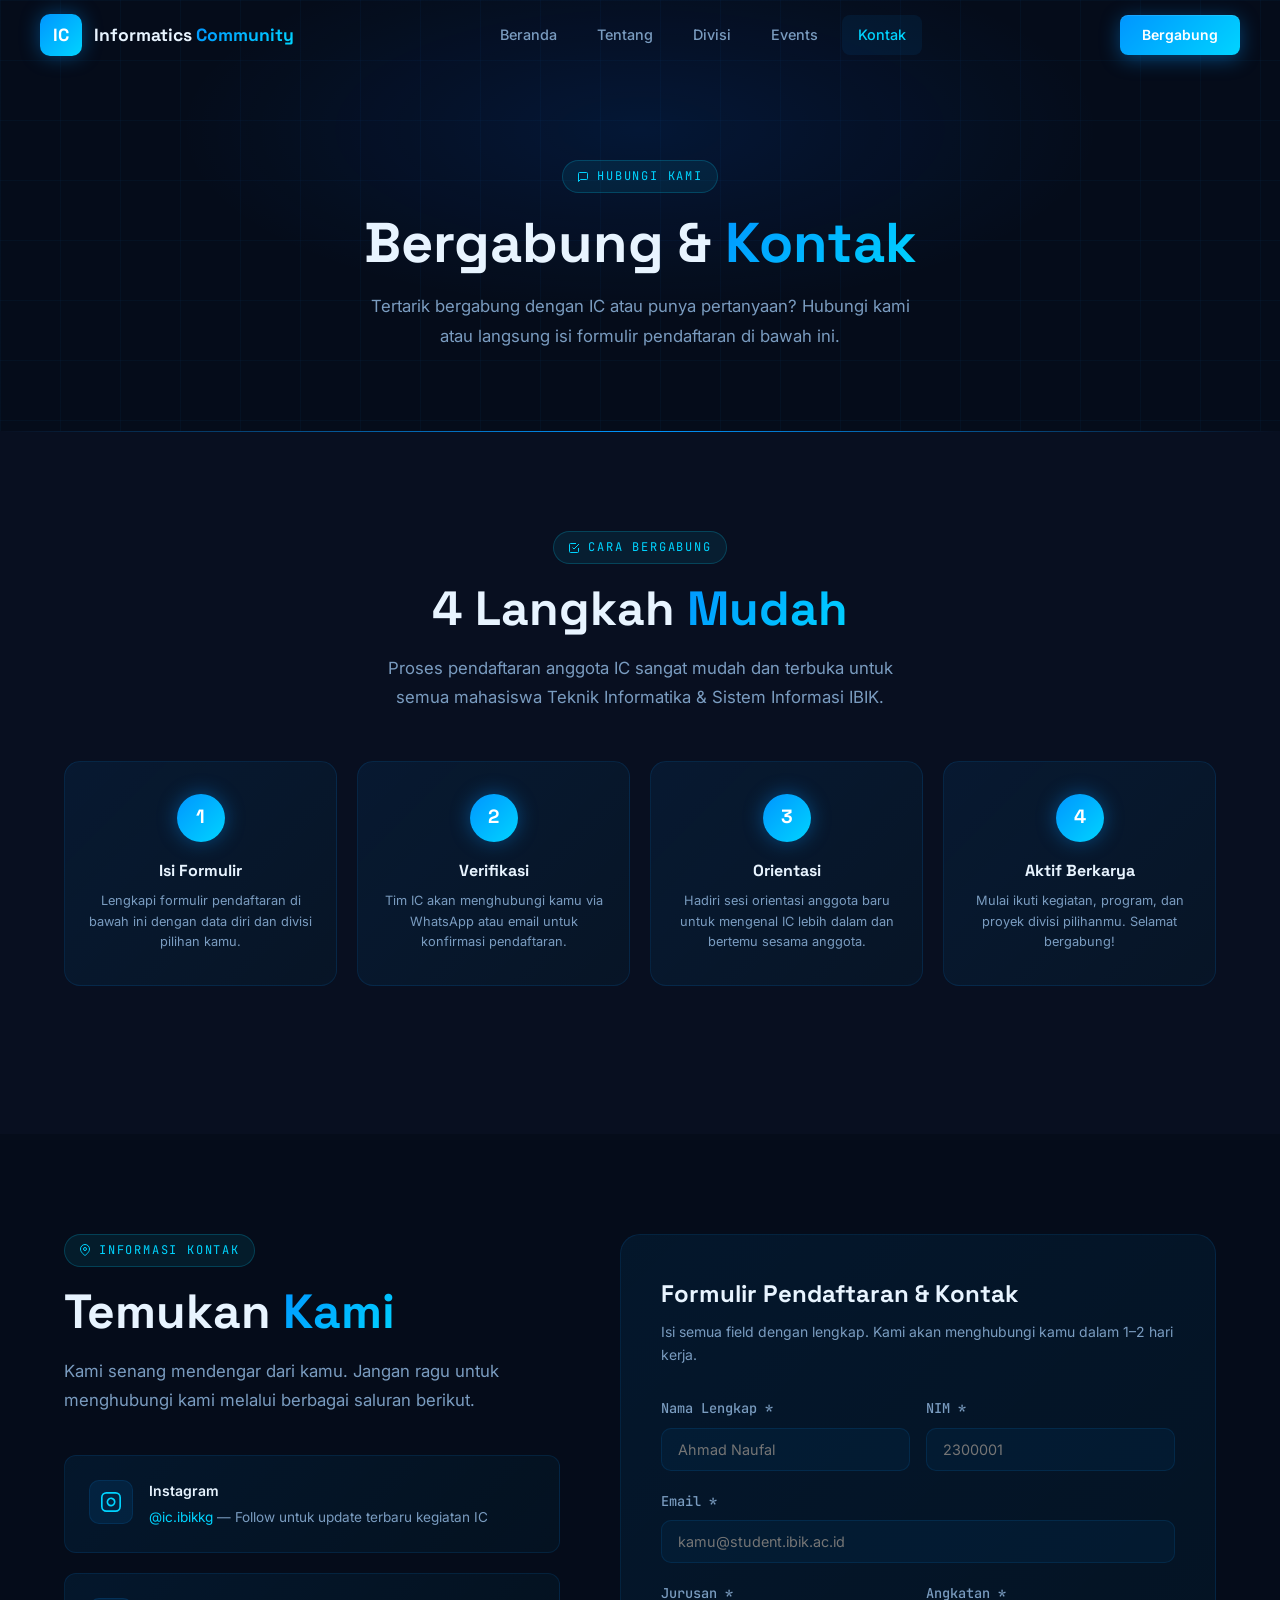
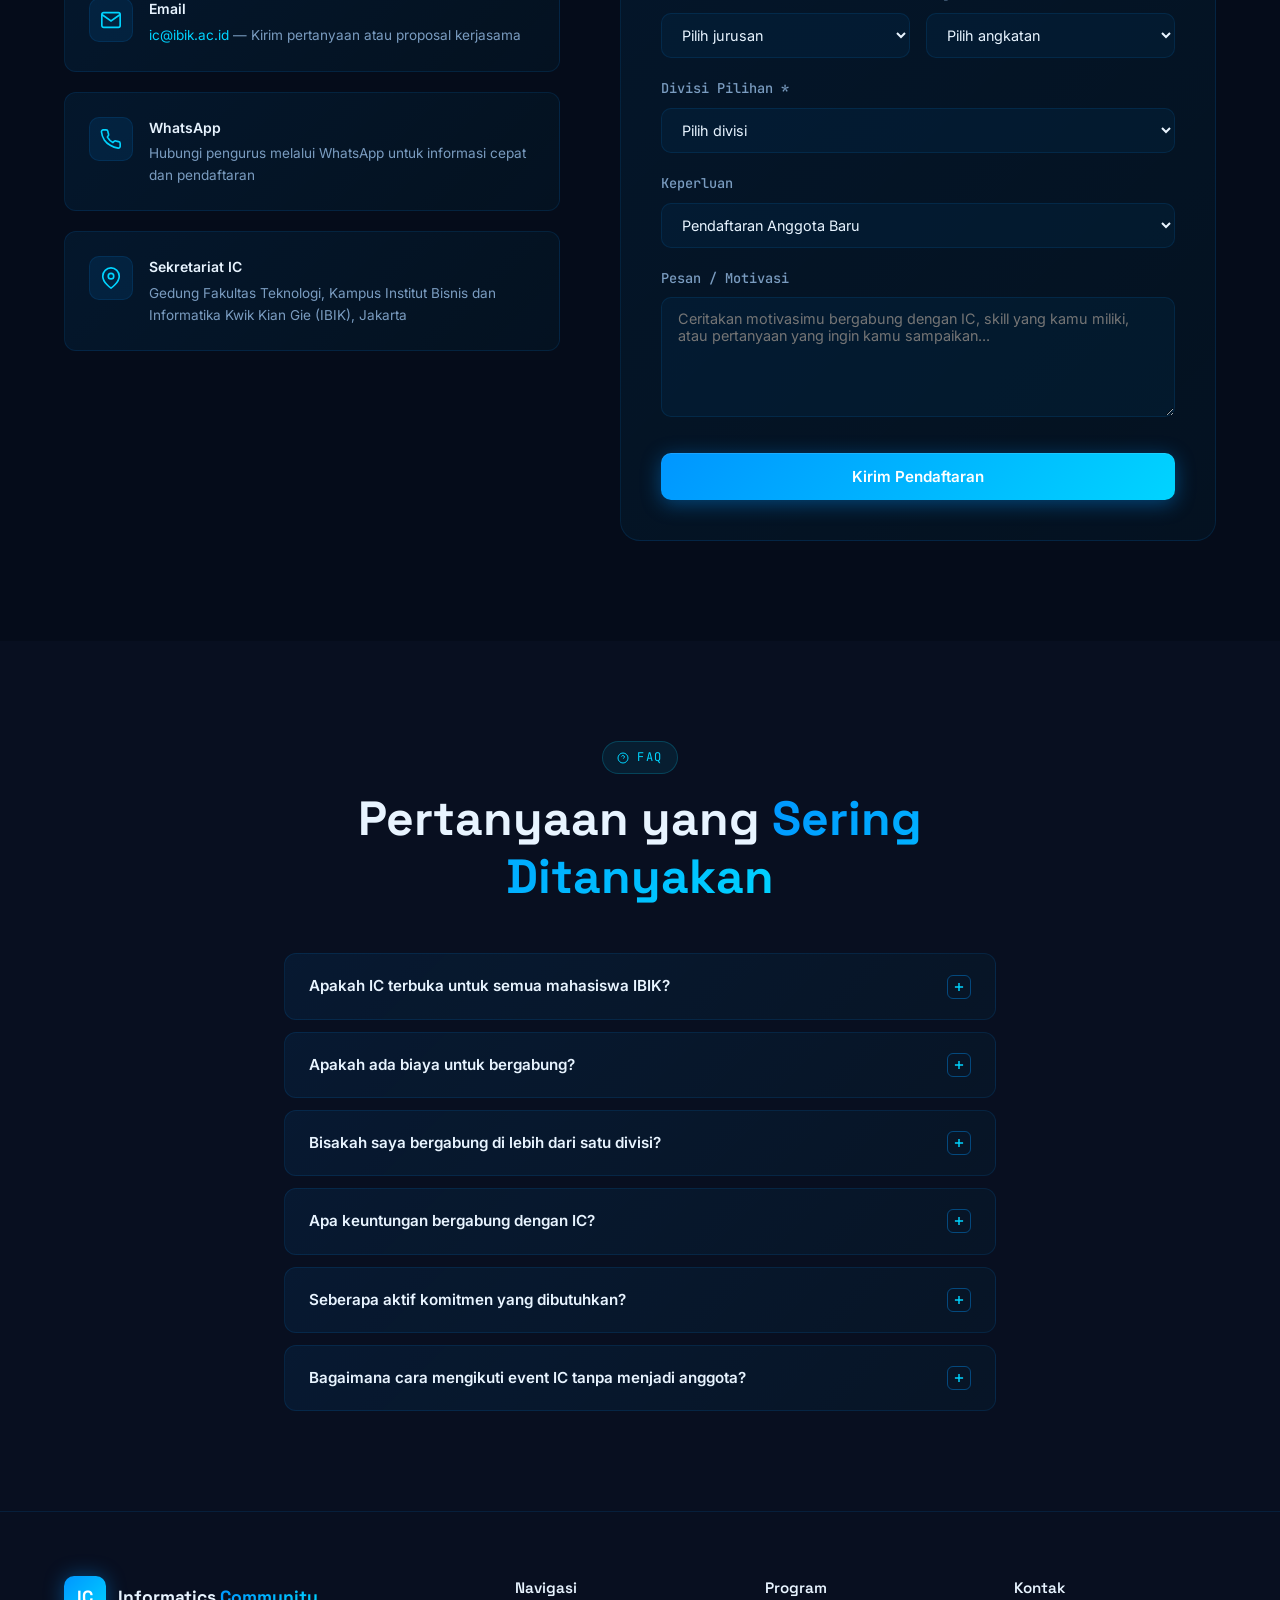
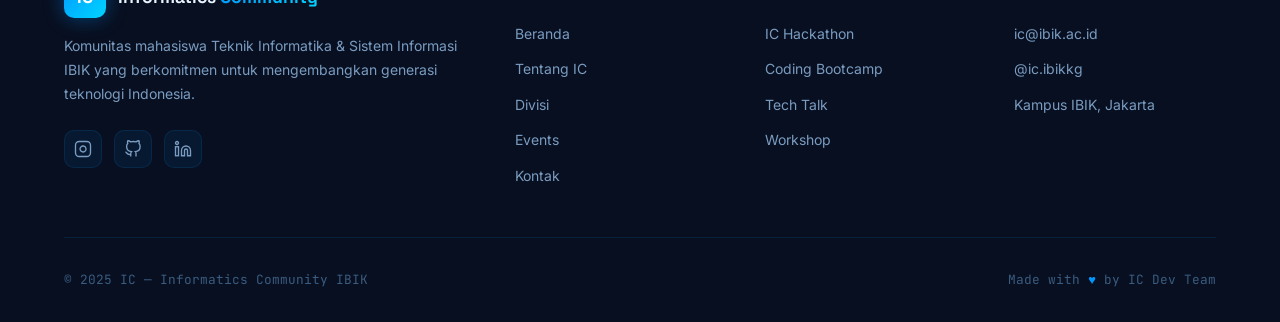
<file: contact.html>
<!DOCTYPE html>
<html lang="id">
<head>
  <meta charset="UTF-8">
  <meta name="viewport" content="width=device-width, initial-scale=1.0">
  <title>Kontak & Bergabung — IC IBIK</title>
  <link rel="preconnect" href="https://fonts.googleapis.com">
  <link href="https://fonts.googleapis.com/css2?family=Space+Grotesk:wght@400;500;600;700;800&family=Inter:wght@400;500;600&family=JetBrains+Mono:wght@400;500&display=swap" rel="stylesheet">
  <link rel="stylesheet" href="css/variables.css">
  <link rel="stylesheet" href="css/reset.css">
  <link rel="stylesheet" href="css/style.css">
  <style>
    .faq-list { margin-top: 48px; display: flex; flex-direction: column; gap: 12px; }
    .faq-item {
      background: var(--grad-card);
      border: 1px solid var(--border-subtle);
      border-radius: 12px;
      overflow: hidden;
      transition: border-color var(--transition-fast);
    }
    .faq-item.open { border-color: var(--border-glow); }
    .faq-question {
      display: flex;
      justify-content: space-between;
      align-items: center;
      padding: 20px 24px;
      cursor: pointer;
      font-weight: 600;
      font-size: 0.95rem;
      gap: 16px;
    }
    .faq-icon {
      width: 24px; height: 24px;
      border: 1px solid var(--border-glow);
      border-radius: 6px;
      display: flex; align-items: center; justify-content: center;
      flex-shrink: 0;
      transition: transform var(--transition-fast), background var(--transition-fast);
    }
    .faq-item.open .faq-icon { transform: rotate(45deg); background: rgba(0,150,255,0.15); }
    .faq-icon svg { stroke: var(--accent-cyan); }
    .faq-answer {
      max-height: 0;
      overflow: hidden;
      transition: max-height 0.4s ease, padding 0.3s ease;
      padding: 0 24px;
      font-size: 0.875rem;
      color: var(--text-secondary);
      line-height: 1.75;
    }
    .faq-item.open .faq-answer { max-height: 200px; padding: 0 24px 20px; }
    .join-steps { display: grid; grid-template-columns: repeat(4,1fr); gap: 20px; margin: 48px 0; }
    .join-step {
      text-align: center;
      padding: 32px 20px;
      background: var(--grad-card);
      border: 1px solid var(--border-subtle);
      border-radius: 16px;
      position: relative;
      transition: all var(--transition-fast);
    }
    .join-step:hover { border-color: var(--border-glow); transform: translateY(-4px); }
    .join-step-num {
      width: 48px; height: 48px;
      background: var(--grad-primary);
      border-radius: 50%;
      display: flex; align-items: center; justify-content: center;
      margin: 0 auto 16px;
      font-family: var(--font-heading);
      font-weight: 800;
      font-size: 1.2rem;
      color: #fff;
      box-shadow: 0 0 20px rgba(0,150,255,0.4);
    }
    .join-step h4 { font-family: var(--font-heading); font-weight: 700; margin-bottom: 8px; }
    .join-step p { font-size: 0.8rem; color: var(--text-secondary); line-height: 1.6; }
    @media (max-width: 768px) { .join-steps { grid-template-columns: repeat(2,1fr); } }
    @media (max-width: 480px) { .join-steps { grid-template-columns: 1fr; } }
  </style>
</head>
<body>

<nav class="navbar">
  <div class="nav-inner">
    <a href="index.html" class="nav-logo"><div class="logo-mark">IC</div><div class="logo-text">Informatics <span>Community</span></div></a>
    <div class="nav-links">
      <a href="index.html" class="nav-link">Beranda</a>
      <a href="about.html" class="nav-link">Tentang</a>
      <a href="divisi.html" class="nav-link">Divisi</a>
      <a href="events.html" class="nav-link">Events</a>
      <a href="contact.html" class="nav-link">Kontak</a>
    </div>
    <a href="contact.html" class="nav-cta">Bergabung</a>
    <div class="nav-mobile-btn"><span></span><span></span><span></span></div>
  </div>
</nav>
<div class="mobile-menu">
  <a href="index.html" class="nav-link">Beranda</a><a href="about.html" class="nav-link">Tentang</a>
  <a href="divisi.html" class="nav-link">Divisi</a><a href="events.html" class="nav-link">Events</a>
  <a href="contact.html" class="nav-link">Kontak</a>
</div>

<!-- PAGE HERO -->
<section class="page-hero">
  <div class="page-hero-bg"></div>
  <div class="page-hero-grid"></div>
  <div class="container page-hero-content">
    <div class="section-tag reveal" style="display:inline-flex">
      <svg width="12" height="12" viewBox="0 0 24 24" fill="none" stroke="currentColor" stroke-width="2"><path d="M21 15a2 2 0 0 1-2 2H7l-4 4V5a2 2 0 0 1 2-2h14a2 2 0 0 1 2 2z"/></svg>
      Hubungi Kami
    </div>
    <h1 class="section-title reveal" style="font-size:clamp(2.5rem,5vw,3.5rem)">Bergabung & <span>Kontak</span></h1>
    <p class="section-desc reveal" style="margin:0 auto;text-align:center">Tertarik bergabung dengan IC atau punya pertanyaan? Hubungi kami atau langsung isi formulir pendaftaran di bawah ini.</p>
  </div>
</section>

<!-- CARA BERGABUNG -->
<section class="section" style="background:var(--bg-secondary);position:relative">
  <div style="position:absolute;top:0;left:0;right:0;height:1px;background:linear-gradient(90deg,transparent,var(--accent-blue),transparent)"></div>
  <div class="container">
    <div style="text-align:center;margin-bottom:0">
      <div class="section-tag reveal" style="display:inline-flex">
        <svg width="12" height="12" viewBox="0 0 24 24" fill="none" stroke="currentColor" stroke-width="2"><path d="M9 11l3 3L22 4"/><path d="M21 12v7a2 2 0 0 1-2 2H5a2 2 0 0 1-2-2V5a2 2 0 0 1 2-2h11"/></svg>
        Cara Bergabung
      </div>
      <h2 class="section-title reveal">4 Langkah <span>Mudah</span></h2>
      <p class="section-desc reveal" style="margin:0 auto;text-align:center">Proses pendaftaran anggota IC sangat mudah dan terbuka untuk semua mahasiswa Teknik Informatika & Sistem Informasi IBIK.</p>
    </div>
    <div class="join-steps">
      <div class="join-step reveal reveal-delay-1">
        <div class="join-step-num">1</div>
        <h4>Isi Formulir</h4>
        <p>Lengkapi formulir pendaftaran di bawah ini dengan data diri dan divisi pilihan kamu.</p>
      </div>
      <div class="join-step reveal reveal-delay-2">
        <div class="join-step-num">2</div>
        <h4>Verifikasi</h4>
        <p>Tim IC akan menghubungi kamu via WhatsApp atau email untuk konfirmasi pendaftaran.</p>
      </div>
      <div class="join-step reveal reveal-delay-3">
        <div class="join-step-num">3</div>
        <h4>Orientasi</h4>
        <p>Hadiri sesi orientasi anggota baru untuk mengenal IC lebih dalam dan bertemu sesama anggota.</p>
      </div>
      <div class="join-step reveal reveal-delay-4">
        <div class="join-step-num">4</div>
        <h4>Aktif Berkarya</h4>
        <p>Mulai ikuti kegiatan, program, dan proyek divisi pilihanmu. Selamat bergabung!</p>
      </div>
    </div>
  </div>
</section>

<!-- KONTAK & FORM -->
<section class="section">
  <div class="container">
    <div class="contact-grid">
      <!-- LEFT -->
      <div>
        <div class="section-tag reveal">
          <svg width="12" height="12" viewBox="0 0 24 24" fill="none" stroke="currentColor" stroke-width="2"><path d="M21 10c0 7-9 13-9 13s-9-6-9-13a9 9 0 0 1 18 0z"/><circle cx="12" cy="10" r="3"/></svg>
          Informasi Kontak
        </div>
        <h2 class="section-title reveal">Temukan <span>Kami</span></h2>
        <p class="section-desc reveal">Kami senang mendengar dari kamu. Jangan ragu untuk menghubungi kami melalui berbagai saluran berikut.</p>
        <div class="contact-info-cards">
          <div class="contact-info-card reveal reveal-delay-1">
            <div class="contact-info-icon">
              <svg width="22" height="22" viewBox="0 0 24 24" fill="none" stroke="currentColor" stroke-width="1.8"><rect x="2" y="2" width="20" height="20" rx="5"/><path d="M16 11.37A4 4 0 1 1 12.63 8 4 4 0 0 1 16 11.37z"/><line x1="17.5" y1="6.5" x2="17.51" y2="6.5"/></svg>
            </div>
            <div>
              <h4>Instagram</h4>
              <p><a href="https://www.instagram.com/ic.ibikkg" target="_blank" style="color:var(--accent-cyan)">@ic.ibikkg</a> — Follow untuk update terbaru kegiatan IC</p>
            </div>
          </div>
          <div class="contact-info-card reveal reveal-delay-2">
            <div class="contact-info-icon">
              <svg width="22" height="22" viewBox="0 0 24 24" fill="none" stroke="currentColor" stroke-width="1.8"><path d="M4 4h16c1.1 0 2 .9 2 2v12c0 1.1-.9 2-2 2H4c-1.1 0-2-.9-2-2V6c0-1.1.9-2 2-2z"/><polyline points="22,6 12,13 2,6"/></svg>
            </div>
            <div>
              <h4>Email</h4>
              <p><a href="mailto:ic@ibik.ac.id" style="color:var(--accent-cyan)">ic@ibik.ac.id</a> — Kirim pertanyaan atau proposal kerjasama</p>
            </div>
          </div>
          <div class="contact-info-card reveal reveal-delay-3">
            <div class="contact-info-icon">
              <svg width="22" height="22" viewBox="0 0 24 24" fill="none" stroke="currentColor" stroke-width="1.8"><path d="M22 16.92v3a2 2 0 0 1-2.18 2 19.79 19.79 0 0 1-8.63-3.07A19.5 19.5 0 0 1 4.69 13a19.79 19.79 0 0 1-3.07-8.67A2 2 0 0 1 3.6 2h3a2 2 0 0 1 2 1.72 12.84 12.84 0 0 0 .7 2.81 2 2 0 0 1-.45 2.11L8.09 9.91a16 16 0 0 0 6 6l1.27-1.27a2 2 0 0 1 2.11-.45 12.84 12.84 0 0 0 2.81.7A2 2 0 0 1 22 16.92z"/></svg>
            </div>
            <div>
              <h4>WhatsApp</h4>
              <p>Hubungi pengurus melalui WhatsApp untuk informasi cepat dan pendaftaran</p>
            </div>
          </div>
          <div class="contact-info-card reveal reveal-delay-4">
            <div class="contact-info-icon">
              <svg width="22" height="22" viewBox="0 0 24 24" fill="none" stroke="currentColor" stroke-width="1.8"><path d="M21 10c0 7-9 13-9 13s-9-6-9-13a9 9 0 0 1 18 0z"/><circle cx="12" cy="10" r="3"/></svg>
            </div>
            <div>
              <h4>Sekretariat IC</h4>
              <p>Gedung Fakultas Teknologi, Kampus Institut Bisnis dan Informatika Kwik Kian Gie (IBIK), Jakarta</p>
            </div>
          </div>
        </div>
      </div>
      <!-- RIGHT -->
      <div class="contact-form-card reveal">
        <div class="form-title">Formulir Pendaftaran &amp; Kontak</div>
        <div class="form-subtitle">Isi semua field dengan lengkap. Kami akan menghubungi kamu dalam 1–2 hari kerja.</div>
        <form id="contact-form">
          <div class="form-row">
            <div class="form-group">
              <label class="form-label">Nama Lengkap *</label>
              <input type="text" class="form-input" placeholder="Ahmad Naufal" required>
            </div>
            <div class="form-group">
              <label class="form-label">NIM *</label>
              <input type="text" class="form-input" placeholder="2300001" required>
            </div>
          </div>
          <div class="form-group">
            <label class="form-label">Email *</label>
            <input type="email" class="form-input" placeholder="kamu@student.ibik.ac.id" required>
          </div>
          <div class="form-row">
            <div class="form-group">
              <label class="form-label">Jurusan *</label>
              <select class="form-select" required>
                <option value="" disabled selected>Pilih jurusan</option>
                <option>Teknik Informatika</option>
                <option>Sistem Informasi</option>
              </select>
            </div>
            <div class="form-group">
              <label class="form-label">Angkatan *</label>
              <select class="form-select" required>
                <option value="" disabled selected>Pilih angkatan</option>
                <option>2025</option>
                <option>2024</option>
                <option>2023</option>
                <option>2022</option>
                <option>2021</option>
              </select>
            </div>
          </div>
          <div class="form-group">
            <label class="form-label">Divisi Pilihan *</label>
            <select class="form-select" required>
              <option value="" disabled selected>Pilih divisi</option>
              <option>Programming</option>
              <option>UI/UX Design</option>
              <option>Cybersecurity</option>
              <option>Data Science & AI</option>
              <option>Event & Kegiatan</option>
              <option>Media & Publikasi</option>
              <option>Research & Development</option>
              <option>Hubungan Eksternal</option>
            </select>
          </div>
          <div class="form-group">
            <label class="form-label">Keperluan</label>
            <select class="form-select">
              <option>Pendaftaran Anggota Baru</option>
              <option>Registrasi Event</option>
              <option>Pertanyaan Umum</option>
              <option>Kerjasama / Sponsorship</option>
              <option>Lainnya</option>
            </select>
          </div>
          <div class="form-group">
            <label class="form-label">Pesan / Motivasi</label>
            <textarea class="form-textarea" placeholder="Ceritakan motivasimu bergabung dengan IC, skill yang kamu miliki, atau pertanyaan yang ingin kamu sampaikan..."></textarea>
          </div>
          <button type="submit" class="form-btn">
            Kirim Pendaftaran
          </button>
        </form>
      </div>
    </div>
  </div>
</section>

<!-- FAQ -->
<section class="section" style="background:var(--bg-secondary)">
  <div class="container" style="max-width:760px">
    <div style="text-align:center">
      <div class="section-tag reveal" style="display:inline-flex">
        <svg width="12" height="12" viewBox="0 0 24 24" fill="none" stroke="currentColor" stroke-width="2"><circle cx="12" cy="12" r="10"/><path d="M9.09 9a3 3 0 0 1 5.83 1c0 2-3 3-3 3"/><line x1="12" y1="17" x2="12.01" y2="17"/></svg>
        FAQ
      </div>
      <h2 class="section-title reveal">Pertanyaan yang <span>Sering Ditanyakan</span></h2>
    </div>
    <div class="faq-list">
      <div class="faq-item reveal reveal-delay-1">
        <div class="faq-question">
          Apakah IC terbuka untuk semua mahasiswa IBIK?
          <div class="faq-icon"><svg width="14" height="14" viewBox="0 0 24 24" fill="none" stroke="currentColor" stroke-width="2.5"><line x1="12" y1="5" x2="12" y2="19"/><line x1="5" y1="12" x2="19" y2="12"/></svg></div>
        </div>
        <div class="faq-answer">IC terbuka untuk semua mahasiswa aktif jurusan Teknik Informatika dan Sistem Informasi di IBIK. Tidak ada batasan semester atau angkatan, semua mahasiswa bisa bergabung kapan saja.</div>
      </div>
      <div class="faq-item reveal reveal-delay-2">
        <div class="faq-question">
          Apakah ada biaya untuk bergabung?
          <div class="faq-icon"><svg width="14" height="14" viewBox="0 0 24 24" fill="none" stroke="currentColor" stroke-width="2.5"><line x1="12" y1="5" x2="12" y2="19"/><line x1="5" y1="12" x2="19" y2="12"/></svg></div>
        </div>
        <div class="faq-answer">Pendaftaran anggota IC sepenuhnya gratis. Beberapa program atau event tertentu mungkin dikenakan biaya pendaftaran yang sangat terjangkau untuk menutup biaya operasional kegiatan.</div>
      </div>
      <div class="faq-item reveal reveal-delay-3">
        <div class="faq-question">
          Bisakah saya bergabung di lebih dari satu divisi?
          <div class="faq-icon"><svg width="14" height="14" viewBox="0 0 24 24" fill="none" stroke="currentColor" stroke-width="2.5"><line x1="12" y1="5" x2="12" y2="19"/><line x1="5" y1="12" x2="19" y2="12"/></svg></div>
        </div>
        <div class="faq-answer">Sebagai anggota baru, kami sarankan untuk memilih satu divisi utama agar bisa fokus dan berkontribusi maksimal. Setelah aktif selama minimal satu semester, kamu bisa mengajukan diri untuk lintas divisi.</div>
      </div>
      <div class="faq-item reveal reveal-delay-1">
        <div class="faq-question">
          Apa keuntungan bergabung dengan IC?
          <div class="faq-icon"><svg width="14" height="14" viewBox="0 0 24 24" fill="none" stroke="currentColor" stroke-width="2.5"><line x1="12" y1="5" x2="12" y2="19"/><line x1="5" y1="12" x2="19" y2="12"/></svg></div>
        </div>
        <div class="faq-answer">Dengan bergabung IC, kamu mendapatkan akses ke workshop dan pelatihan teknis, jaringan alumni di industri teknologi, kesempatan berkompetisi, pengembangan soft skill, dan pengalaman berorganisasi yang berharga.</div>
      </div>
      <div class="faq-item reveal reveal-delay-2">
        <div class="faq-question">
          Seberapa aktif komitmen yang dibutuhkan?
          <div class="faq-icon"><svg width="14" height="14" viewBox="0 0 24 24" fill="none" stroke="currentColor" stroke-width="2.5"><line x1="12" y1="5" x2="12" y2="19"/><line x1="5" y1="12" x2="19" y2="12"/></svg></div>
        </div>
        <div class="faq-answer">IC memahami mahasiswa juga memiliki kewajiban akademik. Rata-rata komitmen adalah 2–4 jam per minggu untuk rapat divisi dan kegiatan rutin. Selama masa event atau proyek, mungkin lebih intensif sesuai kesepakatan tim.</div>
      </div>
      <div class="faq-item reveal reveal-delay-3">
        <div class="faq-question">
          Bagaimana cara mengikuti event IC tanpa menjadi anggota?
          <div class="faq-icon"><svg width="14" height="14" viewBox="0 0 24 24" fill="none" stroke="currentColor" stroke-width="2.5"><line x1="12" y1="5" x2="12" y2="19"/><line x1="5" y1="12" x2="19" y2="12"/></svg></div>
        </div>
        <div class="faq-answer">Sebagian besar event IC terbuka untuk umum. Kamu bisa mendaftar langsung melalui formulir di website ini atau mengikuti pengumuman di Instagram @ic.ibikkg. Beberapa event eksklusif memang dikhususkan untuk anggota aktif.</div>
      </div>
    </div>
  </div>
</section>

<!-- FOOTER -->
<footer class="footer">
  <div class="container">
    <div class="footer-grid">
      <div class="footer-brand">
        <a href="index.html" class="nav-logo" style="display:inline-flex;margin-bottom:0"><div class="logo-mark">IC</div><div class="logo-text">Informatics <span>Community</span></div></a>
        <p>Komunitas mahasiswa Teknik Informatika &amp; Sistem Informasi IBIK yang berkomitmen untuk mengembangkan generasi teknologi Indonesia.</p>
        <div class="footer-socials">
          <a href="https://www.instagram.com/ic.ibikkg" target="_blank" class="social-link"><svg width="18" height="18" viewBox="0 0 24 24" fill="none" stroke="currentColor" stroke-width="1.8"><rect x="2" y="2" width="20" height="20" rx="5"/><path d="M16 11.37A4 4 0 1 1 12.63 8 4 4 0 0 1 16 11.37z"/><line x1="17.5" y1="6.5" x2="17.51" y2="6.5"/></svg></a>
          <a href="#" class="social-link"><svg width="18" height="18" viewBox="0 0 24 24" fill="none" stroke="currentColor" stroke-width="1.8"><path d="M9 19c-5 1.5-5-2.5-7-3m14 6v-3.87a3.37 3.37 0 0 0-.94-2.61c3.14-.35 6.44-1.54 6.44-7A5.44 5.44 0 0 0 20 4.77 5.07 5.07 0 0 0 19.91 1S18.73.65 16 2.48a13.38 13.38 0 0 0-7 0C6.27.65 5.09 1 5.09 1A5.07 5.07 0 0 0 5 4.77a5.44 5.44 0 0 0-1.5 3.78c0 5.42 3.3 6.61 6.44 7A3.37 3.37 0 0 0 9 18.13V22"/></svg></a>
          <a href="#" class="social-link"><svg width="18" height="18" viewBox="0 0 24 24" fill="none" stroke="currentColor" stroke-width="1.8"><path d="M16 8a6 6 0 0 1 6 6v7h-4v-7a2 2 0 0 0-2-2 2 2 0 0 0-2 2v7h-4v-7a6 6 0 0 1 6-6z"/><rect x="2" y="9" width="4" height="12"/><circle cx="4" cy="4" r="2"/></svg></a>
        </div>
      </div>
      <div class="footer-col"><h4>Navigasi</h4><ul><li><a href="index.html">Beranda</a></li><li><a href="about.html">Tentang IC</a></li><li><a href="divisi.html">Divisi</a></li><li><a href="events.html">Events</a></li><li><a href="contact.html">Kontak</a></li></ul></div>
      <div class="footer-col"><h4>Program</h4><ul><li><a href="events.html">IC Hackathon</a></li><li><a href="events.html">Coding Bootcamp</a></li><li><a href="events.html">Tech Talk</a></li><li><a href="events.html">Workshop</a></li></ul></div>
      <div class="footer-col"><h4>Kontak</h4><ul><li><a href="mailto:ic@ibik.ac.id">ic@ibik.ac.id</a></li><li><a href="https://www.instagram.com/ic.ibikkg" target="_blank">@ic.ibikkg</a></li><li><a href="#">Kampus IBIK, Jakarta</a></li></ul></div>
    </div>
    <div class="footer-bottom">
      <div class="footer-copy">© 2025 IC — Informatics Community IBIK</div>
      <div class="footer-made">Made with <span>♥</span> by IC Dev Team</div>
    </div>
  </div>
</footer>

<script src="js/utils.js" defer></script>
<script src="js/animations.js" defer></script>
<script src="js/main.js" defer></script>
<script>
  // FAQ accordion
  document.querySelectorAll('.faq-question').forEach(q => {
    q.addEventListener('click', () => {
      const item = q.parentElement;
      const wasOpen = item.classList.contains('open');
      document.querySelectorAll('.faq-item').forEach(i => i.classList.remove('open'));
      if (!wasOpen) item.classList.add('open');
    });
  });
</script>
</body>
</html>
</file>
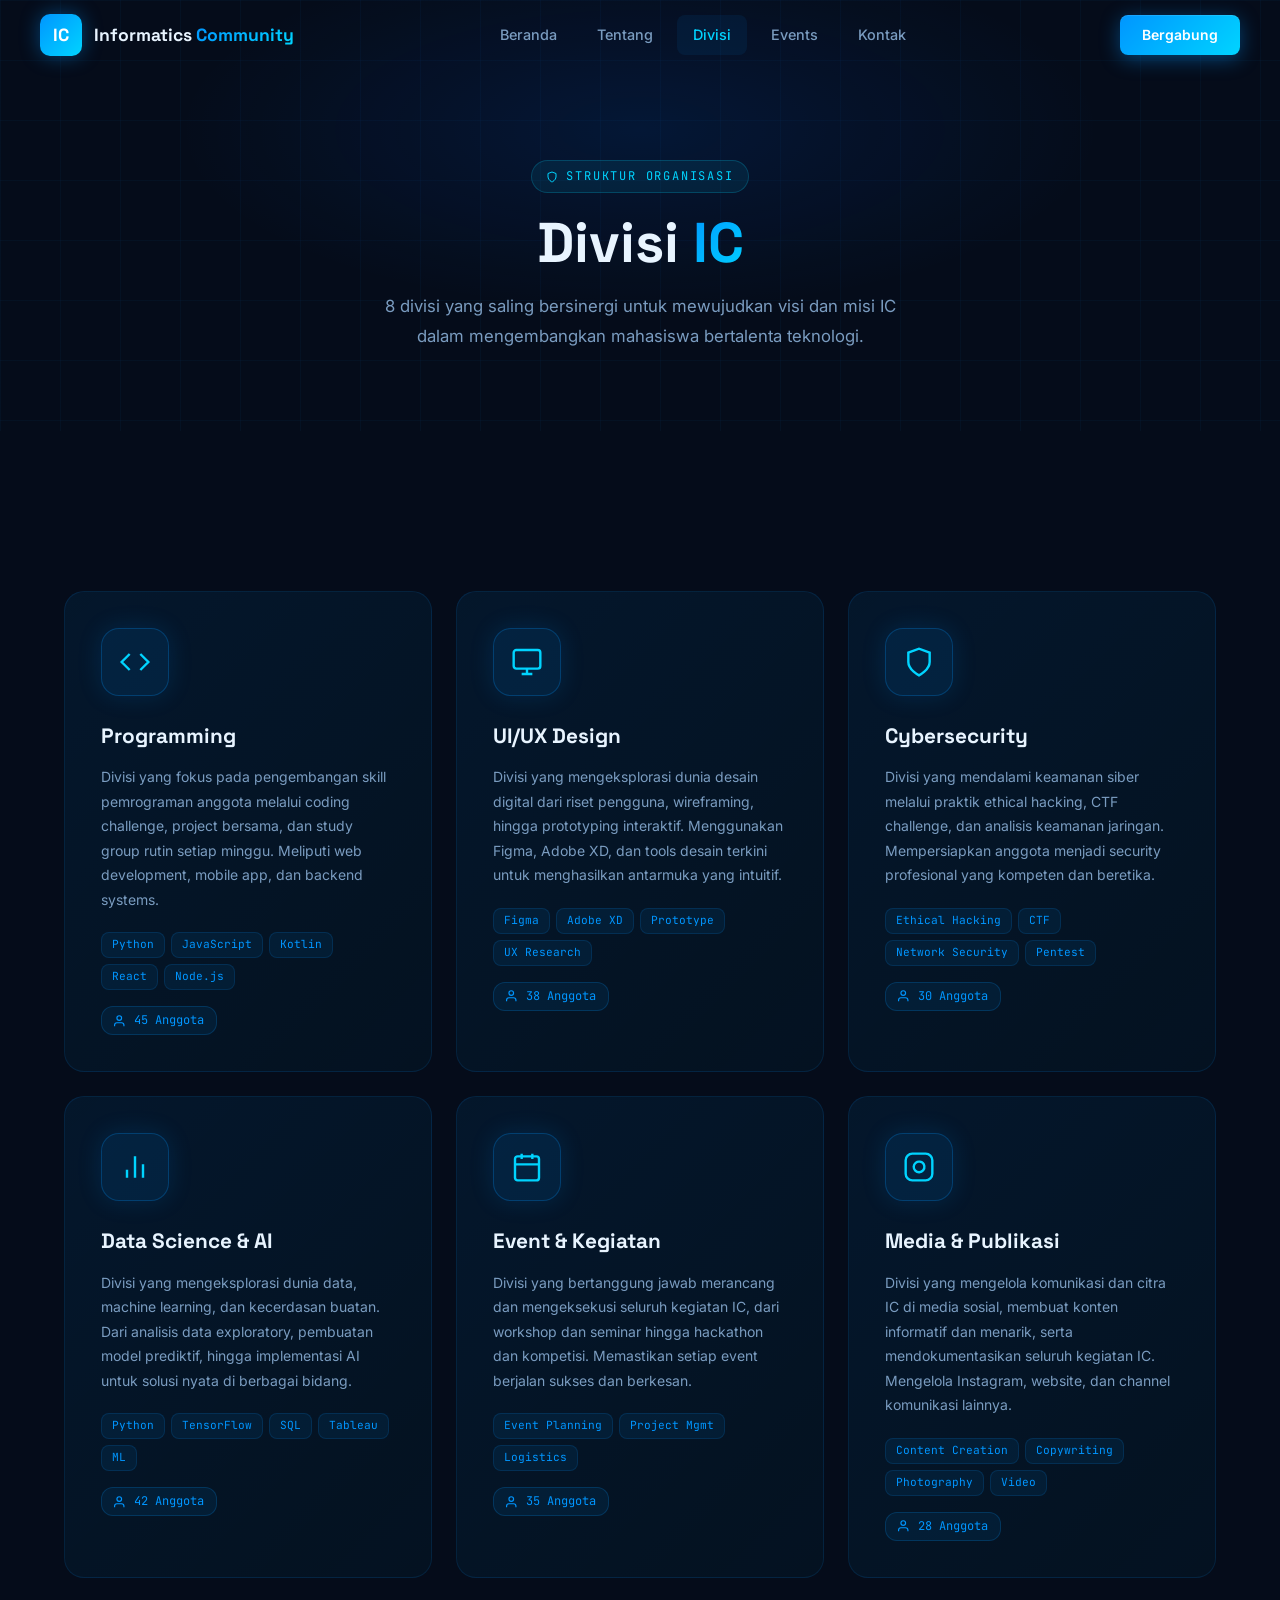
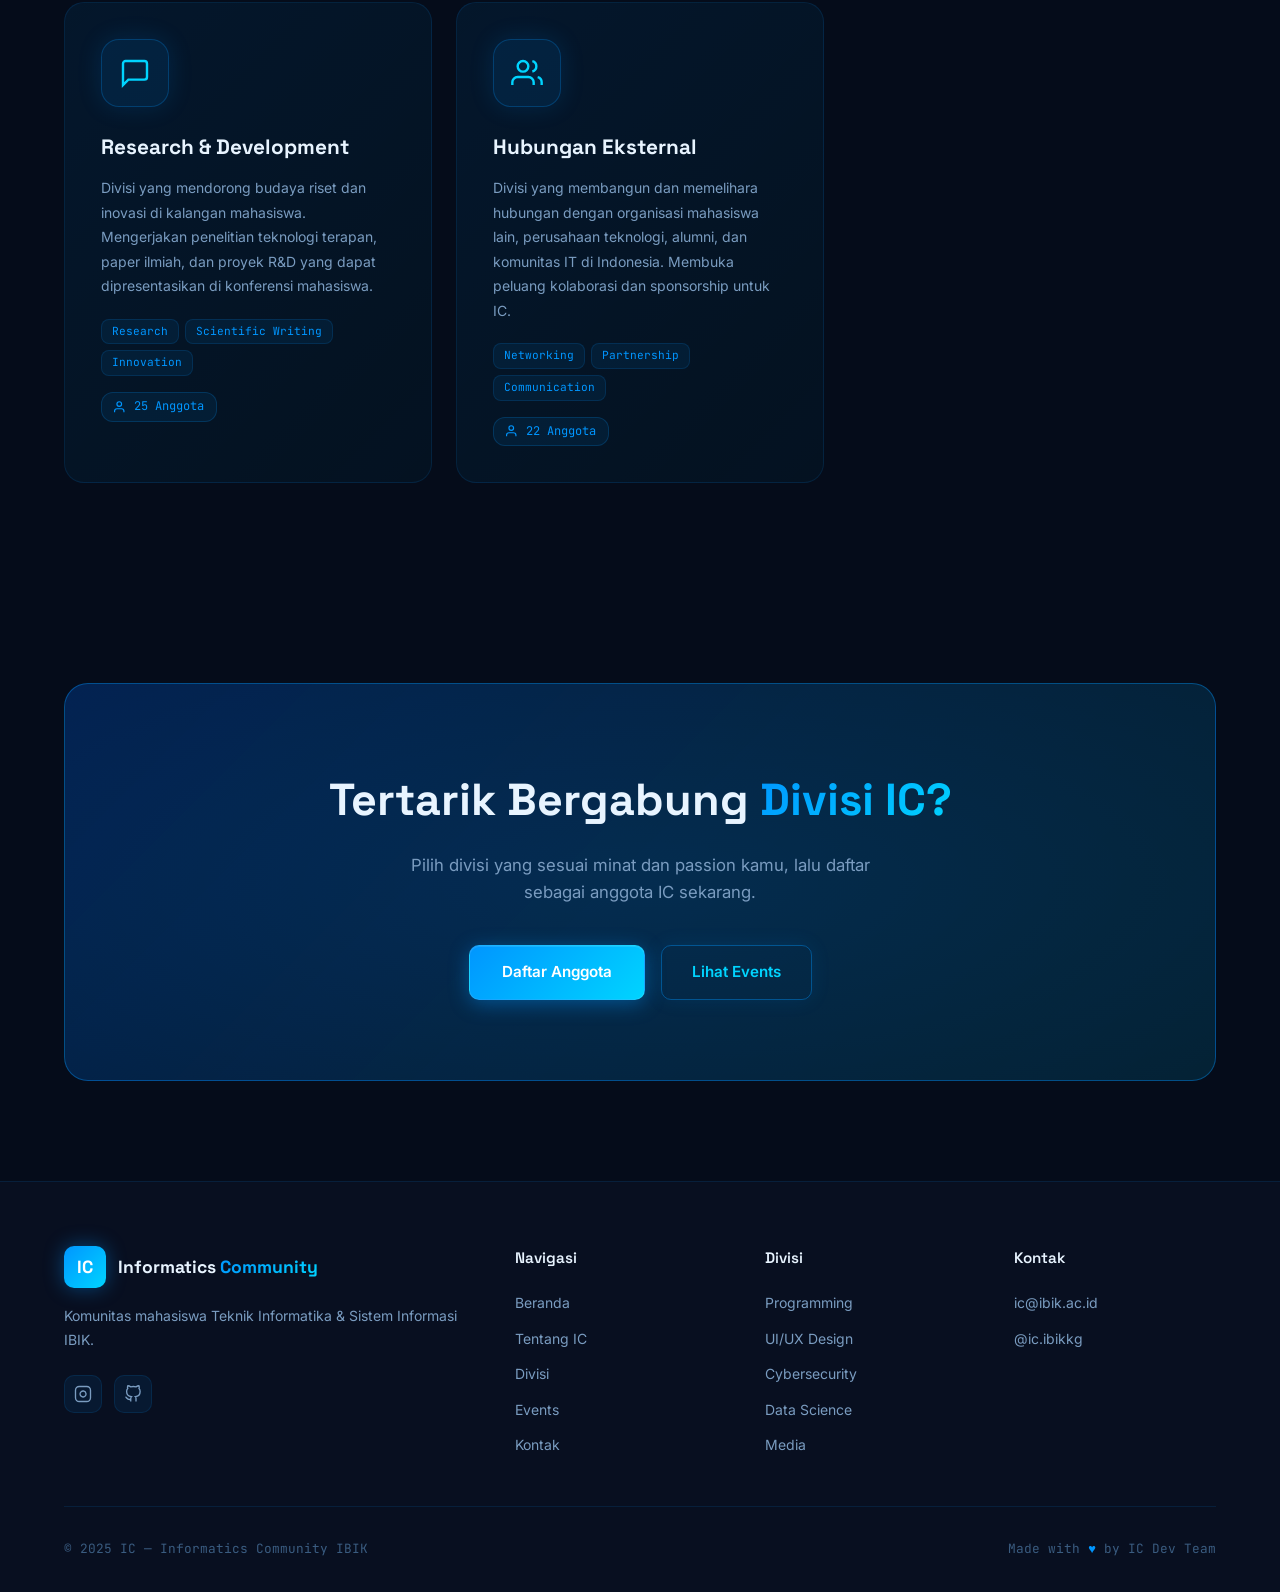
<file: divisi.html>
<!DOCTYPE html>
<html lang="id">
<head>
  <meta charset="UTF-8">
  <meta name="viewport" content="width=device-width, initial-scale=1.0">
  <title>Divisi IC — Informatics Community IBIK</title>
  <link rel="preconnect" href="https://fonts.googleapis.com">
  <link href="https://fonts.googleapis.com/css2?family=Space+Grotesk:wght@400;500;600;700;800&family=Inter:wght@400;500;600&family=JetBrains+Mono:wght@400;500&display=swap" rel="stylesheet">
  <link rel="stylesheet" href="css/variables.css">
  <link rel="stylesheet" href="css/reset.css">
  <link rel="stylesheet" href="css/style.css">
</head>
<body>

<nav class="navbar">
  <div class="nav-inner">
    <a href="index.html" class="nav-logo"><div class="logo-mark">IC</div><div class="logo-text">Informatics <span>Community</span></div></a>
    <div class="nav-links">
      <a href="index.html" class="nav-link">Beranda</a>
      <a href="about.html" class="nav-link">Tentang</a>
      <a href="divisi.html" class="nav-link">Divisi</a>
      <a href="events.html" class="nav-link">Events</a>
      <a href="contact.html" class="nav-link">Kontak</a>
    </div>
    <a href="contact.html" class="nav-cta">Bergabung</a>
    <div class="nav-mobile-btn"><span></span><span></span><span></span></div>
  </div>
</nav>
<div class="mobile-menu">
  <a href="index.html" class="nav-link">Beranda</a><a href="about.html" class="nav-link">Tentang</a><a href="divisi.html" class="nav-link">Divisi</a><a href="events.html" class="nav-link">Events</a><a href="contact.html" class="nav-link">Kontak</a>
</div>

<section class="page-hero">
  <div class="page-hero-bg"></div>
  <div class="page-hero-grid"></div>
  <div class="container page-hero-content">
    <div class="section-tag reveal" style="display:inline-flex">
      <svg width="12" height="12" viewBox="0 0 24 24" fill="none" stroke="currentColor" stroke-width="2"><path d="M12 22s8-4 8-10V5l-8-3-8 3v7c0 6 8 10 8 10z"/></svg>
      Struktur Organisasi
    </div>
    <h1 class="section-title reveal" style="font-size:clamp(2.5rem,5vw,3.5rem)">Divisi <span>IC</span></h1>
    <p class="section-desc reveal" style="margin:0 auto;text-align:center">8 divisi yang saling bersinergi untuk mewujudkan visi dan misi IC dalam mengembangkan mahasiswa bertalenta teknologi.</p>
  </div>
</section>

<section class="section">
  <div class="container">
    <div class="divisi-full-grid">
      <div class="divisi-full-card reveal reveal-delay-1">
        <div class="divisi-full-icon">
          <svg width="32" height="32" viewBox="0 0 24 24" fill="none" stroke="currentColor" stroke-width="1.8"><polyline points="16 18 22 12 16 6"/><polyline points="8 6 2 12 8 18"/></svg>
        </div>
        <h3>Programming</h3>
        <p>Divisi yang fokus pada pengembangan skill pemrograman anggota melalui coding challenge, project bersama, dan study group rutin setiap minggu. Meliputi web development, mobile app, dan backend systems.</p>
        <div class="divisi-skills" style="margin-bottom:16px">
          <span class="skill-badge">Python</span><span class="skill-badge">JavaScript</span><span class="skill-badge">Kotlin</span><span class="skill-badge">React</span><span class="skill-badge">Node.js</span>
        </div>
        <div class="divisi-member-count">
          <svg width="14" height="14" viewBox="0 0 24 24" fill="none" stroke="currentColor" stroke-width="2"><path d="M17 21v-2a4 4 0 0 0-4-4H5a4 4 0 0 0-4 4v2"/><circle cx="9" cy="7" r="4"/></svg>
          45 Anggota
        </div>
      </div>
      <div class="divisi-full-card reveal reveal-delay-2">
        <div class="divisi-full-icon">
          <svg width="32" height="32" viewBox="0 0 24 24" fill="none" stroke="currentColor" stroke-width="1.8"><rect x="2" y="3" width="20" height="14" rx="2"/><line x1="8" y1="21" x2="16" y2="21"/><line x1="12" y1="17" x2="12" y2="21"/></svg>
        </div>
        <h3>UI/UX Design</h3>
        <p>Divisi yang mengeksplorasi dunia desain digital dari riset pengguna, wireframing, hingga prototyping interaktif. Menggunakan Figma, Adobe XD, dan tools desain terkini untuk menghasilkan antarmuka yang intuitif.</p>
        <div class="divisi-skills" style="margin-bottom:16px">
          <span class="skill-badge">Figma</span><span class="skill-badge">Adobe XD</span><span class="skill-badge">Prototype</span><span class="skill-badge">UX Research</span>
        </div>
        <div class="divisi-member-count">
          <svg width="14" height="14" viewBox="0 0 24 24" fill="none" stroke="currentColor" stroke-width="2"><path d="M17 21v-2a4 4 0 0 0-4-4H5a4 4 0 0 0-4 4v2"/><circle cx="9" cy="7" r="4"/></svg>
          38 Anggota
        </div>
      </div>
      <div class="divisi-full-card reveal reveal-delay-3">
        <div class="divisi-full-icon">
          <svg width="32" height="32" viewBox="0 0 24 24" fill="none" stroke="currentColor" stroke-width="1.8"><path d="M12 22s8-4 8-10V5l-8-3-8 3v7c0 6 8 10 8 10z"/></svg>
        </div>
        <h3>Cybersecurity</h3>
        <p>Divisi yang mendalami keamanan siber melalui praktik ethical hacking, CTF challenge, dan analisis keamanan jaringan. Mempersiapkan anggota menjadi security profesional yang kompeten dan beretika.</p>
        <div class="divisi-skills" style="margin-bottom:16px">
          <span class="skill-badge">Ethical Hacking</span><span class="skill-badge">CTF</span><span class="skill-badge">Network Security</span><span class="skill-badge">Pentest</span>
        </div>
        <div class="divisi-member-count">
          <svg width="14" height="14" viewBox="0 0 24 24" fill="none" stroke="currentColor" stroke-width="2"><path d="M17 21v-2a4 4 0 0 0-4-4H5a4 4 0 0 0-4 4v2"/><circle cx="9" cy="7" r="4"/></svg>
          30 Anggota
        </div>
      </div>
      <div class="divisi-full-card reveal reveal-delay-1">
        <div class="divisi-full-icon">
          <svg width="32" height="32" viewBox="0 0 24 24" fill="none" stroke="currentColor" stroke-width="1.8"><line x1="18" y1="20" x2="18" y2="10"/><line x1="12" y1="20" x2="12" y2="4"/><line x1="6" y1="20" x2="6" y2="14"/></svg>
        </div>
        <h3>Data Science & AI</h3>
        <p>Divisi yang mengeksplorasi dunia data, machine learning, dan kecerdasan buatan. Dari analisis data exploratory, pembuatan model prediktif, hingga implementasi AI untuk solusi nyata di berbagai bidang.</p>
        <div class="divisi-skills" style="margin-bottom:16px">
          <span class="skill-badge">Python</span><span class="skill-badge">TensorFlow</span><span class="skill-badge">SQL</span><span class="skill-badge">Tableau</span><span class="skill-badge">ML</span>
        </div>
        <div class="divisi-member-count">
          <svg width="14" height="14" viewBox="0 0 24 24" fill="none" stroke="currentColor" stroke-width="2"><path d="M17 21v-2a4 4 0 0 0-4-4H5a4 4 0 0 0-4 4v2"/><circle cx="9" cy="7" r="4"/></svg>
          42 Anggota
        </div>
      </div>
      <div class="divisi-full-card reveal reveal-delay-2">
        <div class="divisi-full-icon">
          <svg width="32" height="32" viewBox="0 0 24 24" fill="none" stroke="currentColor" stroke-width="1.8"><rect x="3" y="4" width="18" height="18" rx="2" ry="2"/><line x1="16" y1="2" x2="16" y2="6"/><line x1="8" y1="2" x2="8" y2="6"/><line x1="3" y1="10" x2="21" y2="10"/></svg>
        </div>
        <h3>Event & Kegiatan</h3>
        <p>Divisi yang bertanggung jawab merancang dan mengeksekusi seluruh kegiatan IC, dari workshop dan seminar hingga hackathon dan kompetisi. Memastikan setiap event berjalan sukses dan berkesan.</p>
        <div class="divisi-skills" style="margin-bottom:16px">
          <span class="skill-badge">Event Planning</span><span class="skill-badge">Project Mgmt</span><span class="skill-badge">Logistics</span>
        </div>
        <div class="divisi-member-count">
          <svg width="14" height="14" viewBox="0 0 24 24" fill="none" stroke="currentColor" stroke-width="2"><path d="M17 21v-2a4 4 0 0 0-4-4H5a4 4 0 0 0-4 4v2"/><circle cx="9" cy="7" r="4"/></svg>
          35 Anggota
        </div>
      </div>
      <div class="divisi-full-card reveal reveal-delay-3">
        <div class="divisi-full-icon">
          <svg width="32" height="32" viewBox="0 0 24 24" fill="none" stroke="currentColor" stroke-width="1.8"><rect x="2" y="2" width="20" height="20" rx="5"/><path d="M16 11.37A4 4 0 1 1 12.63 8 4 4 0 0 1 16 11.37z"/><line x1="17.5" y1="6.5" x2="17.51" y2="6.5"/></svg>
        </div>
        <h3>Media & Publikasi</h3>
        <p>Divisi yang mengelola komunikasi dan citra IC di media sosial, membuat konten informatif dan menarik, serta mendokumentasikan seluruh kegiatan IC. Mengelola Instagram, website, dan channel komunikasi lainnya.</p>
        <div class="divisi-skills" style="margin-bottom:16px">
          <span class="skill-badge">Content Creation</span><span class="skill-badge">Copywriting</span><span class="skill-badge">Photography</span><span class="skill-badge">Video</span>
        </div>
        <div class="divisi-member-count">
          <svg width="14" height="14" viewBox="0 0 24 24" fill="none" stroke="currentColor" stroke-width="2"><path d="M17 21v-2a4 4 0 0 0-4-4H5a4 4 0 0 0-4 4v2"/><circle cx="9" cy="7" r="4"/></svg>
          28 Anggota
        </div>
      </div>
      <div class="divisi-full-card reveal reveal-delay-1">
        <div class="divisi-full-icon">
          <svg width="32" height="32" viewBox="0 0 24 24" fill="none" stroke="currentColor" stroke-width="1.8"><path d="M21 15a2 2 0 0 1-2 2H7l-4 4V5a2 2 0 0 1 2-2h14a2 2 0 0 1 2 2z"/></svg>
        </div>
        <h3>Research & Development</h3>
        <p>Divisi yang mendorong budaya riset dan inovasi di kalangan mahasiswa. Mengerjakan penelitian teknologi terapan, paper ilmiah, dan proyek R&D yang dapat dipresentasikan di konferensi mahasiswa.</p>
        <div class="divisi-skills" style="margin-bottom:16px">
          <span class="skill-badge">Research</span><span class="skill-badge">Scientific Writing</span><span class="skill-badge">Innovation</span>
        </div>
        <div class="divisi-member-count">
          <svg width="14" height="14" viewBox="0 0 24 24" fill="none" stroke="currentColor" stroke-width="2"><path d="M17 21v-2a4 4 0 0 0-4-4H5a4 4 0 0 0-4 4v2"/><circle cx="9" cy="7" r="4"/></svg>
          25 Anggota
        </div>
      </div>
      <div class="divisi-full-card reveal reveal-delay-2">
        <div class="divisi-full-icon">
          <svg width="32" height="32" viewBox="0 0 24 24" fill="none" stroke="currentColor" stroke-width="1.8"><path d="M17 21v-2a4 4 0 0 0-4-4H5a4 4 0 0 0-4 4v2"/><circle cx="9" cy="7" r="4"/><path d="M23 21v-2a4 4 0 0 0-3-3.87M16 3.13a4 4 0 0 1 0 7.75"/></svg>
        </div>
        <h3>Hubungan Eksternal</h3>
        <p>Divisi yang membangun dan memelihara hubungan dengan organisasi mahasiswa lain, perusahaan teknologi, alumni, dan komunitas IT di Indonesia. Membuka peluang kolaborasi dan sponsorship untuk IC.</p>
        <div class="divisi-skills" style="margin-bottom:16px">
          <span class="skill-badge">Networking</span><span class="skill-badge">Partnership</span><span class="skill-badge">Communication</span>
        </div>
        <div class="divisi-member-count">
          <svg width="14" height="14" viewBox="0 0 24 24" fill="none" stroke="currentColor" stroke-width="2"><path d="M17 21v-2a4 4 0 0 0-4-4H5a4 4 0 0 0-4 4v2"/><circle cx="9" cy="7" r="4"/></svg>
          22 Anggota
        </div>
      </div>
    </div>
  </div>
</section>

<section class="cta-section section">
  <div class="container">
    <div class="cta-inner reveal">
      <h2 class="cta-title">Tertarik Bergabung <span style="background:var(--grad-primary);-webkit-background-clip:text;-webkit-text-fill-color:transparent;background-clip:text">Divisi IC?</span></h2>
      <p class="cta-desc">Pilih divisi yang sesuai minat dan passion kamu, lalu daftar sebagai anggota IC sekarang.</p>
      <div class="cta-actions">
        <a href="contact.html" class="btn-primary">Daftar Anggota</a>
        <a href="events.html" class="btn-outline">Lihat Events</a>
      </div>
    </div>
  </div>
</section>

<footer class="footer">
  <div class="container">
    <div class="footer-grid">
      <div class="footer-brand">
        <a href="index.html" class="nav-logo" style="display:inline-flex;margin-bottom:0"><div class="logo-mark">IC</div><div class="logo-text">Informatics <span>Community</span></div></a>
        <p>Komunitas mahasiswa Teknik Informatika &amp; Sistem Informasi IBIK.</p>
        <div class="footer-socials">
          <a href="https://www.instagram.com/ic.ibikkg" target="_blank" class="social-link"><svg width="18" height="18" viewBox="0 0 24 24" fill="none" stroke="currentColor" stroke-width="1.8"><rect x="2" y="2" width="20" height="20" rx="5"/><path d="M16 11.37A4 4 0 1 1 12.63 8 4 4 0 0 1 16 11.37z"/><line x1="17.5" y1="6.5" x2="17.51" y2="6.5"/></svg></a>
          <a href="#" class="social-link"><svg width="18" height="18" viewBox="0 0 24 24" fill="none" stroke="currentColor" stroke-width="1.8"><path d="M9 19c-5 1.5-5-2.5-7-3m14 6v-3.87a3.37 3.37 0 0 0-.94-2.61c3.14-.35 6.44-1.54 6.44-7A5.44 5.44 0 0 0 20 4.77 5.07 5.07 0 0 0 19.91 1S18.73.65 16 2.48a13.38 13.38 0 0 0-7 0C6.27.65 5.09 1 5.09 1A5.07 5.07 0 0 0 5 4.77a5.44 5.44 0 0 0-1.5 3.78c0 5.42 3.3 6.61 6.44 7A3.37 3.37 0 0 0 9 18.13V22"/></svg></a>
        </div>
      </div>
      <div class="footer-col"><h4>Navigasi</h4><ul><li><a href="index.html">Beranda</a></li><li><a href="about.html">Tentang IC</a></li><li><a href="divisi.html">Divisi</a></li><li><a href="events.html">Events</a></li><li><a href="contact.html">Kontak</a></li></ul></div>
      <div class="footer-col"><h4>Divisi</h4><ul><li><a href="divisi.html">Programming</a></li><li><a href="divisi.html">UI/UX Design</a></li><li><a href="divisi.html">Cybersecurity</a></li><li><a href="divisi.html">Data Science</a></li><li><a href="divisi.html">Media</a></li></ul></div>
      <div class="footer-col"><h4>Kontak</h4><ul><li><a href="mailto:ic@ibik.ac.id">ic@ibik.ac.id</a></li><li><a href="https://www.instagram.com/ic.ibikkg" target="_blank">@ic.ibikkg</a></li></ul></div>
    </div>
    <div class="footer-bottom">
      <div class="footer-copy">© 2025 IC — Informatics Community IBIK</div>
      <div class="footer-made">Made with <span>♥</span> by IC Dev Team</div>
    </div>
  </div>
</footer>
<script src="js/utils.js" defer></script>
<script src="js/animations.js" defer></script>
<script src="js/main.js" defer></script>
</body>
</html>
</file>
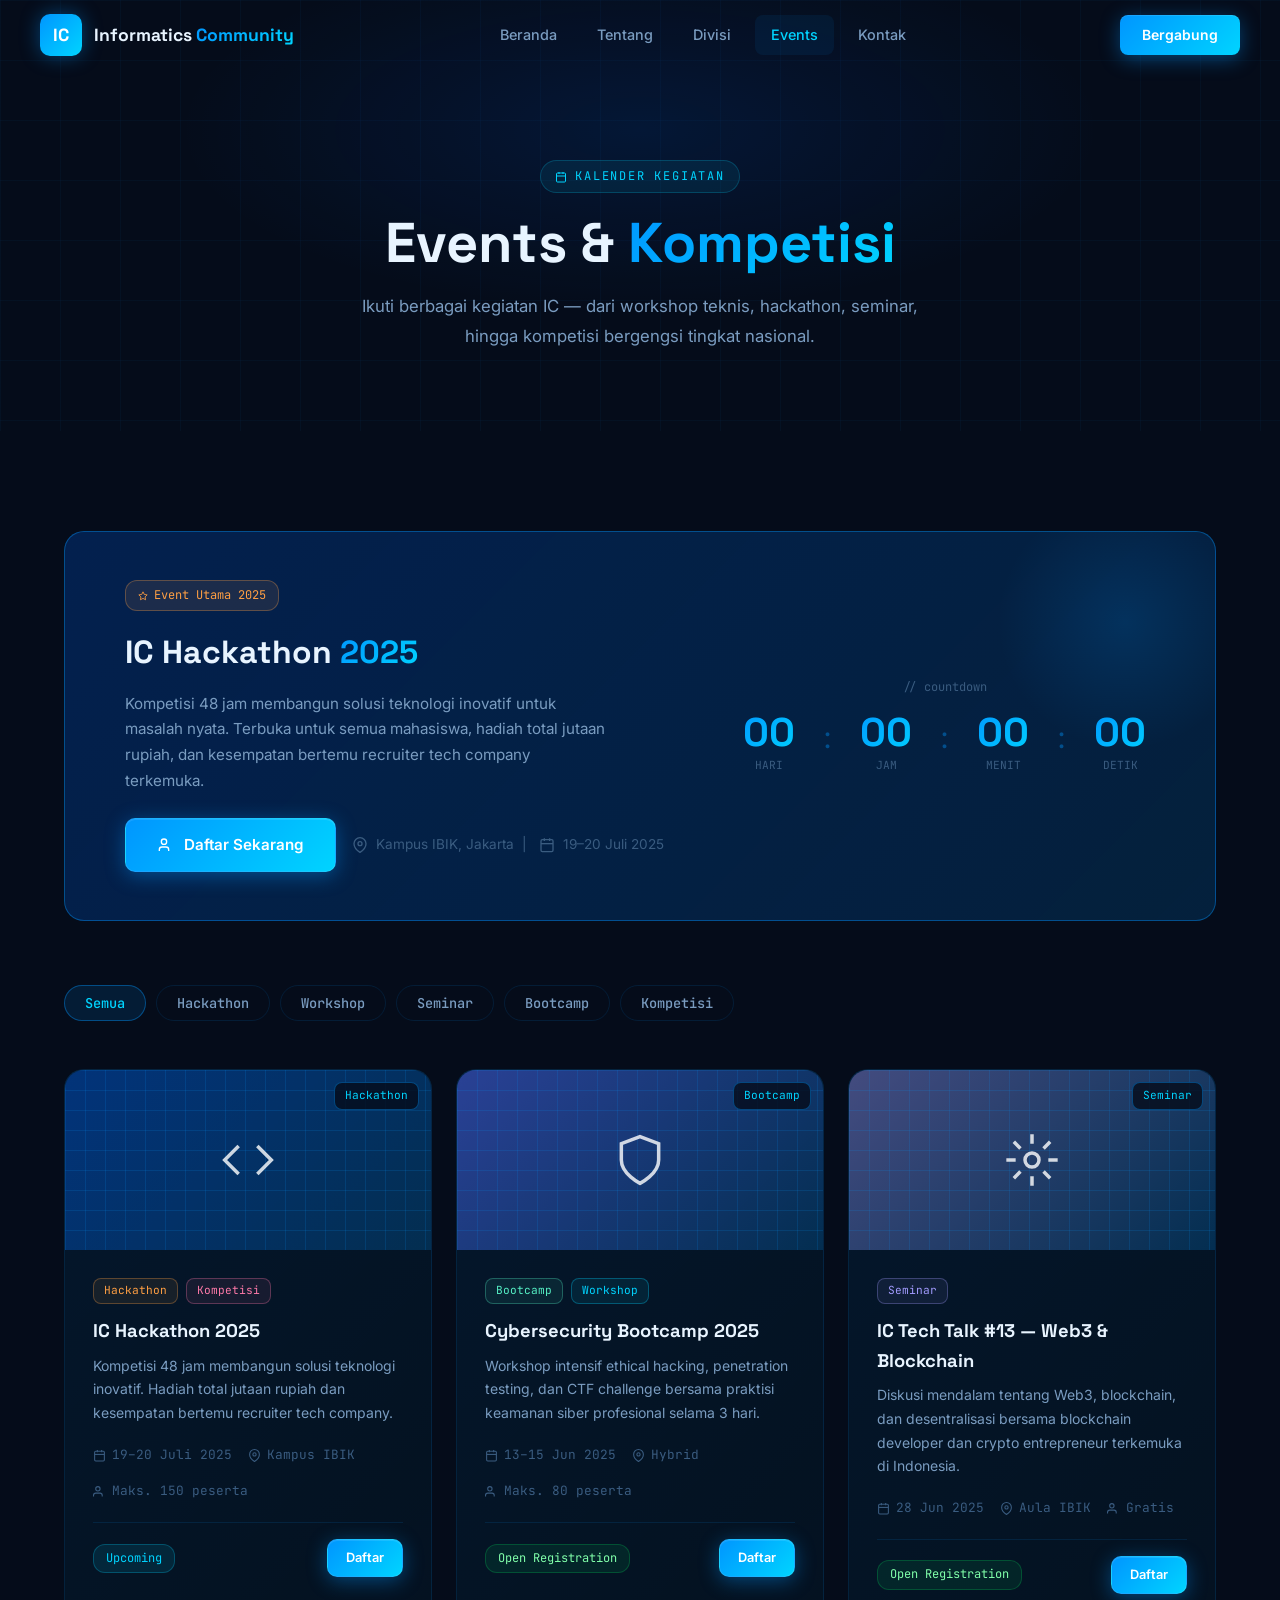
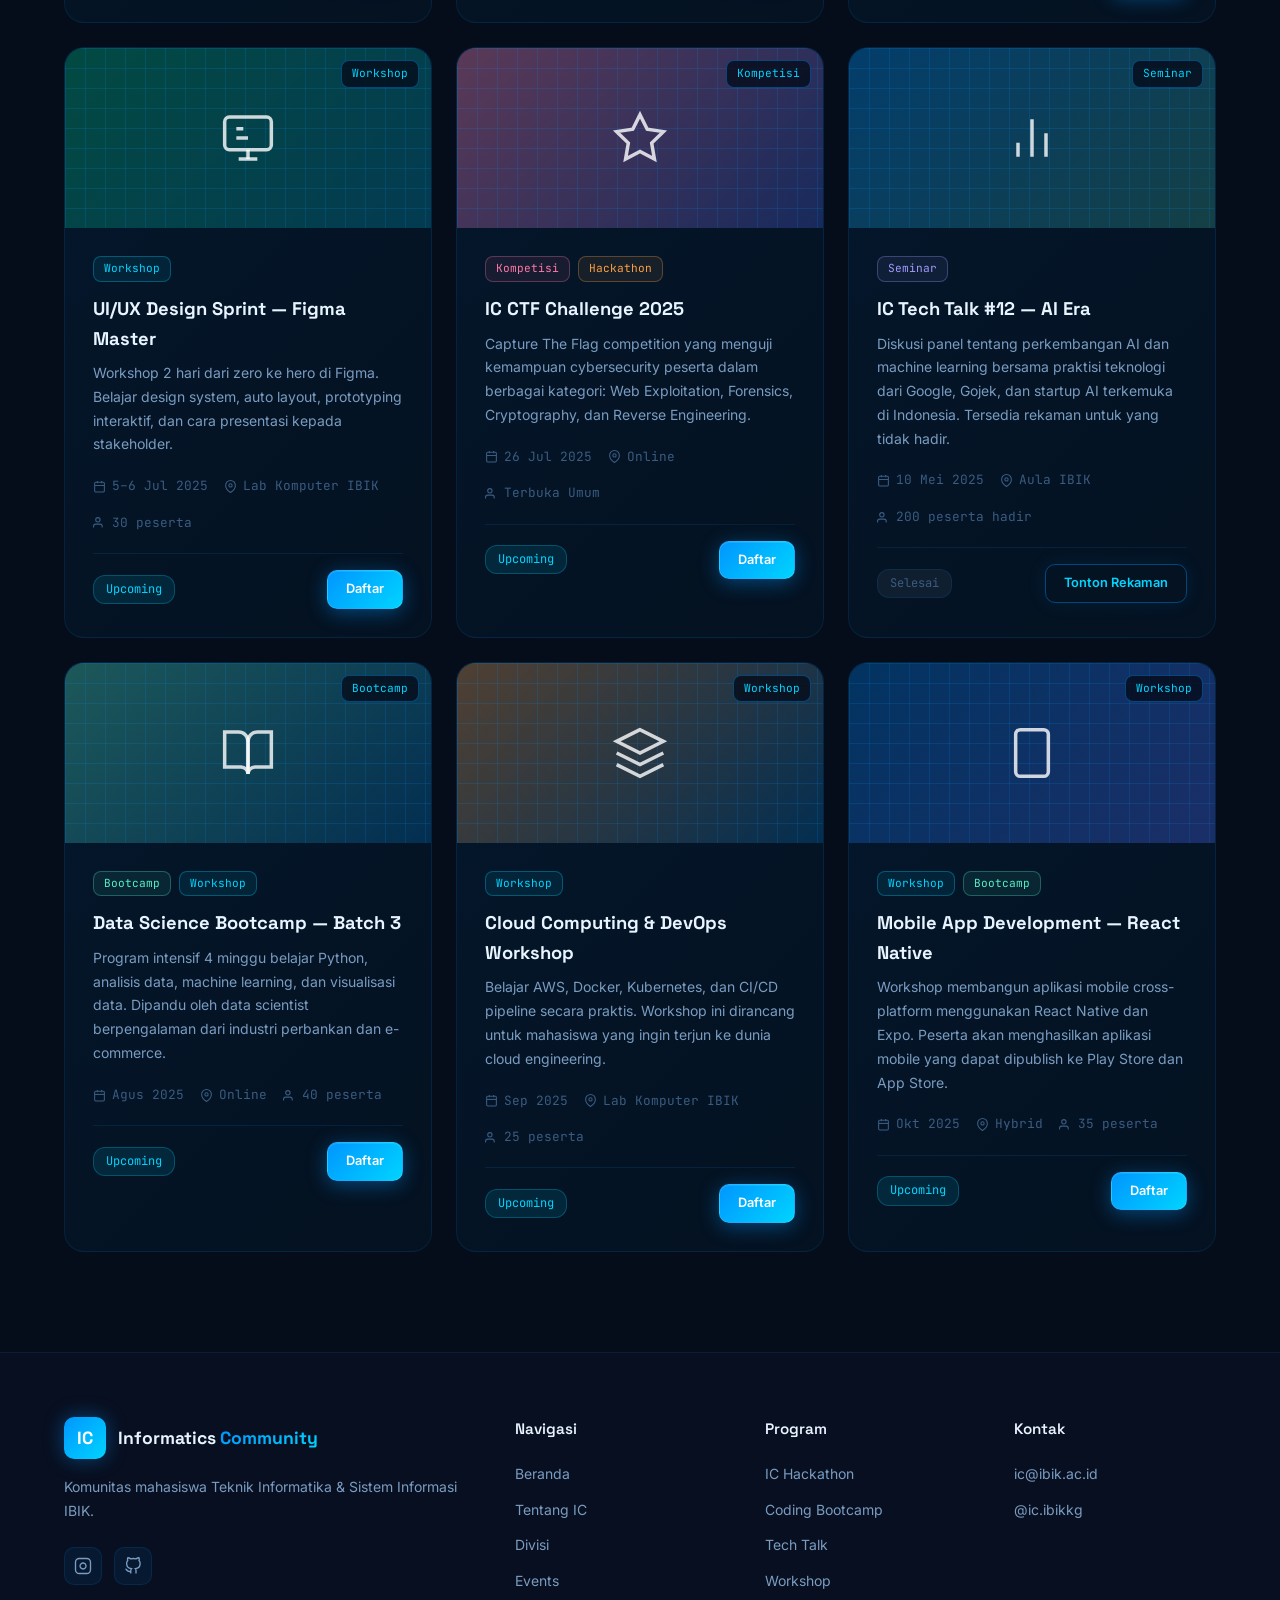
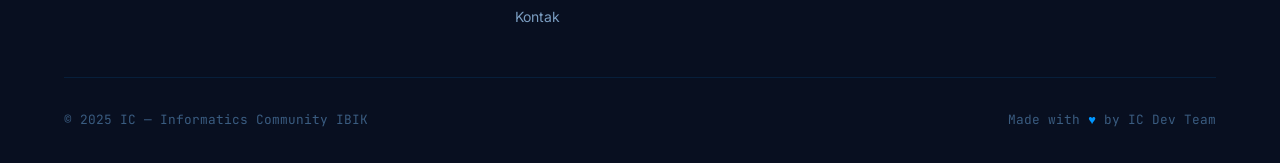
<file: events.html>
<!DOCTYPE html>
<html lang="id">
<head>
  <meta charset="UTF-8">
  <meta name="viewport" content="width=device-width, initial-scale=1.0">
  <title>Events IC — Informatics Community IBIK</title>
  <link rel="preconnect" href="https://fonts.googleapis.com">
  <link href="https://fonts.googleapis.com/css2?family=Space+Grotesk:wght@400;500;600;700;800&family=Inter:wght@400;500;600&family=JetBrains+Mono:wght@400;500&display=swap" rel="stylesheet">
  <link rel="stylesheet" href="css/variables.css">
  <link rel="stylesheet" href="css/reset.css">
  <link rel="stylesheet" href="css/style.css">
  <style>
    .filter-bar {
      display: flex;
      gap: 10px;
      flex-wrap: wrap;
      margin-bottom: 48px;
    }
    .filter-btn {
      padding: 8px 20px;
      border-radius: 20px;
      font-size: 0.85rem;
      font-weight: 500;
      font-family: var(--font-mono);
      border: 1px solid var(--border-subtle);
      color: var(--text-secondary);
      background: transparent;
      cursor: pointer;
      transition: all var(--transition-fast);
    }
    .filter-btn:hover, .filter-btn.active {
      background: rgba(0,150,255,0.12);
      border-color: var(--border-glow);
      color: var(--accent-cyan);
    }
    .events-big-grid {
      display: grid;
      grid-template-columns: repeat(3, 1fr);
      gap: 24px;
    }
    .event-card-big {
      background: var(--grad-card);
      border: 1px solid var(--border-subtle);
      border-radius: 20px;
      overflow: hidden;
      transition: all var(--transition-med);
    }
    .event-card-big:hover {
      border-color: var(--border-glow);
      transform: translateY(-6px);
      box-shadow: var(--shadow-glow);
    }
    .event-visual-big {
      height: 180px;
      display: flex;
      align-items: center;
      justify-content: center;
      position: relative;
      overflow: hidden;
    }
    .event-visual-big::before {
      content: '';
      position: absolute;
      inset: 0;
      background-image: linear-gradient(rgba(0,150,255,0.15) 1px, transparent 1px),
        linear-gradient(90deg, rgba(0,150,255,0.15) 1px, transparent 1px);
      background-size: 20px 20px;
    }
    .event-visual-big svg { position: relative; z-index: 1; }
    .event-body-big { padding: 28px; }
    .event-tags { display: flex; gap: 8px; flex-wrap: wrap; margin-bottom: 12px; }
    .event-tag {
      font-family: var(--font-mono);
      font-size: 0.7rem;
      padding: 3px 10px;
      border-radius: 8px;
      border: 1px solid;
    }
    .tag-hackathon { color: #ff9f43; border-color: rgba(255,159,67,0.3); background: rgba(255,159,67,0.08); }
    .tag-workshop  { color: var(--accent-cyan); border-color: rgba(0,212,255,0.3); background: rgba(0,212,255,0.08); }
    .tag-seminar   { color: #a29bfe; border-color: rgba(162,155,254,0.3); background: rgba(162,155,254,0.08); }
    .tag-kompetisi { color: #fd79a8; border-color: rgba(253,121,168,0.3); background: rgba(253,121,168,0.08); }
    .tag-bootcamp  { color: #55efc4; border-color: rgba(85,239,196,0.3); background: rgba(85,239,196,0.08); }
    .event-title-big { font-family: var(--font-heading); font-size: 1.15rem; font-weight: 700; margin-bottom: 8px; }
    .event-desc-big { font-size: 0.875rem; color: var(--text-secondary); line-height: 1.7; margin-bottom: 20px; }
    .event-info-row { display: flex; flex-wrap: wrap; gap: 16px; margin-bottom: 20px; }
    .event-info-item { display: flex; align-items: center; gap: 6px; font-size: 0.8rem; color: var(--text-muted); font-family: var(--font-mono); }
    .event-info-item svg { stroke: var(--text-muted); flex-shrink: 0; }
    .event-footer-big { display: flex; align-items: center; justify-content: space-between; padding-top: 16px; border-top: 1px solid var(--border-subtle); }
    .highlight-banner {
      background: linear-gradient(135deg, rgba(0,80,200,0.3), rgba(0,150,255,0.15));
      border: 1px solid var(--border-glow);
      border-radius: 20px;
      padding: 48px 60px;
      display: grid;
      grid-template-columns: 1fr auto;
      align-items: center;
      gap: 40px;
      margin-bottom: 64px;
      position: relative;
      overflow: hidden;
    }
    .highlight-banner::before {
      content: '';
      position: absolute;
      right: -60px; top: -60px;
      width: 300px; height: 300px;
      background: radial-gradient(circle, rgba(0,150,255,0.15), transparent 60%);
      pointer-events: none;
    }
    .highlight-tag {
      display: inline-flex;
      align-items: center;
      gap: 6px;
      font-family: var(--font-mono);
      font-size: 0.75rem;
      color: #ff9f43;
      background: rgba(255,159,67,0.1);
      border: 1px solid rgba(255,159,67,0.3);
      padding: 5px 12px;
      border-radius: 12px;
      margin-bottom: 16px;
    }
    .countdown { display: flex; gap: 20px; }
    .countdown-block { text-align: center; min-width: 70px; }
    .countdown-num {
      font-family: var(--font-heading);
      font-size: 2.5rem;
      font-weight: 800;
      background: var(--grad-primary);
      -webkit-background-clip: text;
      -webkit-text-fill-color: transparent;
      background-clip: text;
      line-height: 1;
    }
    .countdown-label { font-family: var(--font-mono); font-size: 0.7rem; color: var(--text-muted); margin-top: 4px; }
    .countdown-sep { font-size: 2rem; color: var(--border-glow); line-height: 1; padding-top: 8px; }
    @media (max-width: 1024px) {
      .events-big-grid { grid-template-columns: repeat(2,1fr); }
      .highlight-banner { grid-template-columns: 1fr; padding: 36px 28px; }
    }
    @media (max-width: 768px) {
      .events-big-grid { grid-template-columns: 1fr; }
    }
  </style>
</head>
<body>

<nav class="navbar">
  <div class="nav-inner">
    <a href="index.html" class="nav-logo"><div class="logo-mark">IC</div><div class="logo-text">Informatics <span>Community</span></div></a>
    <div class="nav-links">
      <a href="index.html" class="nav-link">Beranda</a>
      <a href="about.html" class="nav-link">Tentang</a>
      <a href="divisi.html" class="nav-link">Divisi</a>
      <a href="events.html" class="nav-link">Events</a>
      <a href="contact.html" class="nav-link">Kontak</a>
    </div>
    <a href="contact.html" class="nav-cta">Bergabung</a>
    <div class="nav-mobile-btn"><span></span><span></span><span></span></div>
  </div>
</nav>
<div class="mobile-menu">
  <a href="index.html" class="nav-link">Beranda</a><a href="about.html" class="nav-link">Tentang</a>
  <a href="divisi.html" class="nav-link">Divisi</a><a href="events.html" class="nav-link">Events</a>
  <a href="contact.html" class="nav-link">Kontak</a>
</div>

<!-- PAGE HERO -->
<section class="page-hero">
  <div class="page-hero-bg"></div>
  <div class="page-hero-grid"></div>
  <div class="container page-hero-content">
    <div class="section-tag reveal" style="display:inline-flex">
      <svg width="12" height="12" viewBox="0 0 24 24" fill="none" stroke="currentColor" stroke-width="2"><rect x="3" y="4" width="18" height="18" rx="2"/><line x1="16" y1="2" x2="16" y2="6"/><line x1="8" y1="2" x2="8" y2="6"/><line x1="3" y1="10" x2="21" y2="10"/></svg>
      Kalender Kegiatan
    </div>
    <h1 class="section-title reveal" style="font-size:clamp(2.5rem,5vw,3.5rem)">Events & <span>Kompetisi</span></h1>
    <p class="section-desc reveal" style="margin:0 auto;text-align:center">Ikuti berbagai kegiatan IC — dari workshop teknis, hackathon, seminar, hingga kompetisi bergengsi tingkat nasional.</p>
  </div>
</section>

<section class="section">
  <div class="container">

    <!-- HIGHLIGHT UPCOMING -->
    <div class="highlight-banner reveal">
      <div>
        <div class="highlight-tag">
          <svg width="10" height="10" viewBox="0 0 24 24" fill="none" stroke="currentColor" stroke-width="2"><polygon points="12 2 15.09 8.26 22 9.27 17 14.14 18.18 21.02 12 17.77 5.82 21.02 7 14.14 2 9.27 8.91 8.26 12 2"/></svg>
          Event Utama 2025
        </div>
        <h2 style="font-family:var(--font-heading);font-size:2rem;font-weight:800;margin-bottom:12px">IC Hackathon <span style="background:var(--grad-primary);-webkit-background-clip:text;-webkit-text-fill-color:transparent;background-clip:text">2025</span></h2>
        <p style="color:var(--text-secondary);font-size:0.95rem;max-width:480px;margin-bottom:24px;line-height:1.7">Kompetisi 48 jam membangun solusi teknologi inovatif untuk masalah nyata. Terbuka untuk semua mahasiswa, hadiah total jutaan rupiah, dan kesempatan bertemu recruiter tech company terkemuka.</p>
        <div style="display:flex;gap:16px;flex-wrap:wrap">
          <a href="contact.html" class="btn-primary">
            <svg width="16" height="16" viewBox="0 0 24 24" fill="none" stroke="currentColor" stroke-width="2"><path d="M16 21v-2a4 4 0 0 0-4-4H6a4 4 0 0 0-4 4v2"/><circle cx="9" cy="7" r="4"/></svg>
            Daftar Sekarang
          </a>
          <span style="display:flex;align-items:center;gap:8px;font-size:0.85rem;color:var(--text-muted)">
            <svg width="16" height="16" viewBox="0 0 24 24" fill="none" stroke="currentColor" stroke-width="2"><path d="M21 10c0 7-9 13-9 13s-9-6-9-13a9 9 0 0 1 18 0z"/><circle cx="12" cy="10" r="3"/></svg>
            Kampus IBIK, Jakarta &nbsp;|&nbsp;
            <svg width="16" height="16" viewBox="0 0 24 24" fill="none" stroke="currentColor" stroke-width="2"><rect x="3" y="4" width="18" height="18" rx="2"/><line x1="16" y1="2" x2="16" y2="6"/><line x1="8" y1="2" x2="8" y2="6"/><line x1="3" y1="10" x2="21" y2="10"/></svg>
            19–20 Juli 2025
          </span>
        </div>
      </div>
      <div>
        <p style="font-family:var(--font-mono);font-size:0.75rem;color:var(--text-muted);text-align:center;margin-bottom:16px">// countdown</p>
        <div class="countdown" id="countdown">
          <div class="countdown-block"><div class="countdown-num" id="cd-days">00</div><div class="countdown-label">HARI</div></div>
          <div class="countdown-sep">:</div>
          <div class="countdown-block"><div class="countdown-num" id="cd-hours">00</div><div class="countdown-label">JAM</div></div>
          <div class="countdown-sep">:</div>
          <div class="countdown-block"><div class="countdown-num" id="cd-mins">00</div><div class="countdown-label">MENIT</div></div>
          <div class="countdown-sep">:</div>
          <div class="countdown-block"><div class="countdown-num" id="cd-secs">00</div><div class="countdown-label">DETIK</div></div>
        </div>
      </div>
    </div>

    <!-- FILTER BAR -->
    <div class="filter-bar">
      <button class="filter-btn active" data-filter="all">Semua</button>
      <button class="filter-btn" data-filter="hackathon">Hackathon</button>
      <button class="filter-btn" data-filter="workshop">Workshop</button>
      <button class="filter-btn" data-filter="seminar">Seminar</button>
      <button class="filter-btn" data-filter="bootcamp">Bootcamp</button>
      <button class="filter-btn" data-filter="kompetisi">Kompetisi</button>
    </div>

    <!-- EVENTS GRID -->
    <div class="events-big-grid" id="events-grid">

      <!-- 1 -->
      <div class="event-card-big reveal reveal-delay-1" data-category="hackathon">
        <div class="event-visual-big" style="background:linear-gradient(135deg,rgba(0,80,200,0.5),rgba(0,150,255,0.2))">
          <svg width="56" height="56" viewBox="0 0 24 24" fill="none" stroke="rgba(255,255,255,0.8)" stroke-width="1.5"><polyline points="16 18 22 12 16 6"/><polyline points="8 6 2 12 8 18"/></svg>
          <span class="event-type-badge" style="position:absolute;top:12px;right:12px">Hackathon</span>
        </div>
        <div class="event-body-big">
          <div class="event-tags"><span class="event-tag tag-hackathon">Hackathon</span><span class="event-tag tag-kompetisi">Kompetisi</span></div>
          <h3 class="event-title-big">IC Hackathon 2025</h3>
          <p class="event-desc-big">Kompetisi 48 jam membangun solusi teknologi inovatif. Hadiah total jutaan rupiah dan kesempatan bertemu recruiter tech company.</p>
          <div class="event-info-row">
            <span class="event-info-item"><svg width="13" height="13" viewBox="0 0 24 24" fill="none" stroke="currentColor" stroke-width="2"><rect x="3" y="4" width="18" height="18" rx="2"/><line x1="16" y1="2" x2="16" y2="6"/><line x1="8" y1="2" x2="8" y2="6"/><line x1="3" y1="10" x2="21" y2="10"/></svg>19–20 Juli 2025</span>
            <span class="event-info-item"><svg width="13" height="13" viewBox="0 0 24 24" fill="none" stroke="currentColor" stroke-width="2"><path d="M21 10c0 7-9 13-9 13s-9-6-9-13a9 9 0 0 1 18 0z"/><circle cx="12" cy="10" r="3"/></svg>Kampus IBIK</span>
            <span class="event-info-item"><svg width="13" height="13" viewBox="0 0 24 24" fill="none" stroke="currentColor" stroke-width="2"><path d="M17 21v-2a4 4 0 0 0-4-4H5a4 4 0 0 0-4 4v2"/><circle cx="9" cy="7" r="4"/></svg>Maks. 150 peserta</span>
          </div>
          <div class="event-footer-big">
            <span class="event-status upcoming">Upcoming</span>
            <a href="contact.html" class="btn-primary" style="padding:8px 18px;font-size:0.8rem">Daftar</a>
          </div>
        </div>
      </div>

      <!-- 2 -->
      <div class="event-card-big reveal reveal-delay-2" data-category="bootcamp">
        <div class="event-visual-big" style="background:linear-gradient(135deg,rgba(79,107,255,0.5),rgba(0,150,255,0.2))">
          <svg width="56" height="56" viewBox="0 0 24 24" fill="none" stroke="rgba(255,255,255,0.8)" stroke-width="1.5"><path d="M12 22s8-4 8-10V5l-8-3-8 3v7c0 6 8 10 8 10z"/></svg>
          <span class="event-type-badge" style="position:absolute;top:12px;right:12px">Bootcamp</span>
        </div>
        <div class="event-body-big">
          <div class="event-tags"><span class="event-tag tag-bootcamp">Bootcamp</span><span class="event-tag tag-workshop">Workshop</span></div>
          <h3 class="event-title-big">Cybersecurity Bootcamp 2025</h3>
          <p class="event-desc-big">Workshop intensif ethical hacking, penetration testing, dan CTF challenge bersama praktisi keamanan siber profesional selama 3 hari.</p>
          <div class="event-info-row">
            <span class="event-info-item"><svg width="13" height="13" viewBox="0 0 24 24" fill="none" stroke="currentColor" stroke-width="2"><rect x="3" y="4" width="18" height="18" rx="2"/><line x1="16" y1="2" x2="16" y2="6"/><line x1="8" y1="2" x2="8" y2="6"/><line x1="3" y1="10" x2="21" y2="10"/></svg>13–15 Jun 2025</span>
            <span class="event-info-item"><svg width="13" height="13" viewBox="0 0 24 24" fill="none" stroke="currentColor" stroke-width="2"><path d="M21 10c0 7-9 13-9 13s-9-6-9-13a9 9 0 0 1 18 0z"/><circle cx="12" cy="10" r="3"/></svg>Hybrid</span>
            <span class="event-info-item"><svg width="13" height="13" viewBox="0 0 24 24" fill="none" stroke="currentColor" stroke-width="2"><path d="M17 21v-2a4 4 0 0 0-4-4H5a4 4 0 0 0-4 4v2"/><circle cx="9" cy="7" r="4"/></svg>Maks. 80 peserta</span>
          </div>
          <div class="event-footer-big">
            <span class="event-status open">Open Registration</span>
            <a href="contact.html" class="btn-primary" style="padding:8px 18px;font-size:0.8rem">Daftar</a>
          </div>
        </div>
      </div>

      <!-- 3 -->
      <div class="event-card-big reveal reveal-delay-3" data-category="seminar">
        <div class="event-visual-big" style="background:linear-gradient(135deg,rgba(162,155,254,0.4),rgba(0,150,255,0.2))">
          <svg width="56" height="56" viewBox="0 0 24 24" fill="none" stroke="rgba(255,255,255,0.8)" stroke-width="1.5"><circle cx="12" cy="12" r="3"/><path d="M12 1v4M12 19v4M4.22 4.22l2.83 2.83M16.95 16.95l2.83 2.83M1 12h4M19 12h4M4.22 19.78l2.83-2.83M16.95 7.05l2.83-2.83"/></svg>
          <span class="event-type-badge" style="position:absolute;top:12px;right:12px">Seminar</span>
        </div>
        <div class="event-body-big">
          <div class="event-tags"><span class="event-tag tag-seminar">Seminar</span></div>
          <h3 class="event-title-big">IC Tech Talk #13 — Web3 & Blockchain</h3>
          <p class="event-desc-big">Diskusi mendalam tentang Web3, blockchain, dan desentralisasi bersama blockchain developer dan crypto entrepreneur terkemuka di Indonesia.</p>
          <div class="event-info-row">
            <span class="event-info-item"><svg width="13" height="13" viewBox="0 0 24 24" fill="none" stroke="currentColor" stroke-width="2"><rect x="3" y="4" width="18" height="18" rx="2"/><line x1="16" y1="2" x2="16" y2="6"/><line x1="8" y1="2" x2="8" y2="6"/><line x1="3" y1="10" x2="21" y2="10"/></svg>28 Jun 2025</span>
            <span class="event-info-item"><svg width="13" height="13" viewBox="0 0 24 24" fill="none" stroke="currentColor" stroke-width="2"><path d="M21 10c0 7-9 13-9 13s-9-6-9-13a9 9 0 0 1 18 0z"/><circle cx="12" cy="10" r="3"/></svg>Aula IBIK</span>
            <span class="event-info-item"><svg width="13" height="13" viewBox="0 0 24 24" fill="none" stroke="currentColor" stroke-width="2"><path d="M17 21v-2a4 4 0 0 0-4-4H5a4 4 0 0 0-4 4v2"/><circle cx="9" cy="7" r="4"/></svg>Gratis</span>
          </div>
          <div class="event-footer-big">
            <span class="event-status open">Open Registration</span>
            <a href="contact.html" class="btn-primary" style="padding:8px 18px;font-size:0.8rem">Daftar</a>
          </div>
        </div>
      </div>

      <!-- 4 -->
      <div class="event-card-big reveal reveal-delay-1" data-category="workshop">
        <div class="event-visual-big" style="background:linear-gradient(135deg,rgba(0,150,100,0.4),rgba(0,212,255,0.2))">
          <svg width="56" height="56" viewBox="0 0 24 24" fill="none" stroke="rgba(255,255,255,0.8)" stroke-width="1.5"><rect x="2" y="3" width="20" height="14" rx="2"/><line x1="8" y1="21" x2="16" y2="21"/><line x1="12" y1="17" x2="12" y2="21"/><path d="M7 8h3m-3 4h5"/></svg>
          <span class="event-type-badge" style="position:absolute;top:12px;right:12px">Workshop</span>
        </div>
        <div class="event-body-big">
          <div class="event-tags"><span class="event-tag tag-workshop">Workshop</span></div>
          <h3 class="event-title-big">UI/UX Design Sprint — Figma Master</h3>
          <p class="event-desc-big">Workshop 2 hari dari zero ke hero di Figma. Belajar design system, auto layout, prototyping interaktif, dan cara presentasi kepada stakeholder.</p>
          <div class="event-info-row">
            <span class="event-info-item"><svg width="13" height="13" viewBox="0 0 24 24" fill="none" stroke="currentColor" stroke-width="2"><rect x="3" y="4" width="18" height="18" rx="2"/><line x1="16" y1="2" x2="16" y2="6"/><line x1="8" y1="2" x2="8" y2="6"/><line x1="3" y1="10" x2="21" y2="10"/></svg>5–6 Jul 2025</span>
            <span class="event-info-item"><svg width="13" height="13" viewBox="0 0 24 24" fill="none" stroke="currentColor" stroke-width="2"><path d="M21 10c0 7-9 13-9 13s-9-6-9-13a9 9 0 0 1 18 0z"/><circle cx="12" cy="10" r="3"/></svg>Lab Komputer IBIK</span>
            <span class="event-info-item"><svg width="13" height="13" viewBox="0 0 24 24" fill="none" stroke="currentColor" stroke-width="2"><path d="M17 21v-2a4 4 0 0 0-4-4H5a4 4 0 0 0-4 4v2"/><circle cx="9" cy="7" r="4"/></svg>30 peserta</span>
          </div>
          <div class="event-footer-big">
            <span class="event-status upcoming">Upcoming</span>
            <a href="contact.html" class="btn-primary" style="padding:8px 18px;font-size:0.8rem">Daftar</a>
          </div>
        </div>
      </div>

      <!-- 5 -->
      <div class="event-card-big reveal reveal-delay-2" data-category="kompetisi">
        <div class="event-visual-big" style="background:linear-gradient(135deg,rgba(253,121,168,0.35),rgba(79,107,255,0.25))">
          <svg width="56" height="56" viewBox="0 0 24 24" fill="none" stroke="rgba(255,255,255,0.8)" stroke-width="1.5"><polygon points="12 2 15.09 8.26 22 9.27 17 14.14 18.18 21.02 12 17.77 5.82 21.02 7 14.14 2 9.27 8.91 8.26 12 2"/></svg>
          <span class="event-type-badge" style="position:absolute;top:12px;right:12px">Kompetisi</span>
        </div>
        <div class="event-body-big">
          <div class="event-tags"><span class="event-tag tag-kompetisi">Kompetisi</span><span class="event-tag tag-hackathon">Hackathon</span></div>
          <h3 class="event-title-big">IC CTF Challenge 2025</h3>
          <p class="event-desc-big">Capture The Flag competition yang menguji kemampuan cybersecurity peserta dalam berbagai kategori: Web Exploitation, Forensics, Cryptography, dan Reverse Engineering.</p>
          <div class="event-info-row">
            <span class="event-info-item"><svg width="13" height="13" viewBox="0 0 24 24" fill="none" stroke="currentColor" stroke-width="2"><rect x="3" y="4" width="18" height="18" rx="2"/><line x1="16" y1="2" x2="16" y2="6"/><line x1="8" y1="2" x2="8" y2="6"/><line x1="3" y1="10" x2="21" y2="10"/></svg>26 Jul 2025</span>
            <span class="event-info-item"><svg width="13" height="13" viewBox="0 0 24 24" fill="none" stroke="currentColor" stroke-width="2"><path d="M21 10c0 7-9 13-9 13s-9-6-9-13a9 9 0 0 1 18 0z"/><circle cx="12" cy="10" r="3"/></svg>Online</span>
            <span class="event-info-item"><svg width="13" height="13" viewBox="0 0 24 24" fill="none" stroke="currentColor" stroke-width="2"><path d="M17 21v-2a4 4 0 0 0-4-4H5a4 4 0 0 0-4 4v2"/><circle cx="9" cy="7" r="4"/></svg>Terbuka Umum</span>
          </div>
          <div class="event-footer-big">
            <span class="event-status upcoming">Upcoming</span>
            <a href="contact.html" class="btn-primary" style="padding:8px 18px;font-size:0.8rem">Daftar</a>
          </div>
        </div>
      </div>

      <!-- 6 -->
      <div class="event-card-big reveal reveal-delay-3" data-category="seminar">
        <div class="event-visual-big" style="background:linear-gradient(135deg,rgba(0,150,255,0.3),rgba(85,239,196,0.2))">
          <svg width="56" height="56" viewBox="0 0 24 24" fill="none" stroke="rgba(255,255,255,0.8)" stroke-width="1.5"><line x1="18" y1="20" x2="18" y2="10"/><line x1="12" y1="20" x2="12" y2="4"/><line x1="6" y1="20" x2="6" y2="14"/></svg>
          <span class="event-type-badge" style="position:absolute;top:12px;right:12px">Seminar</span>
        </div>
        <div class="event-body-big">
          <div class="event-tags"><span class="event-tag tag-seminar">Seminar</span></div>
          <h3 class="event-title-big">IC Tech Talk #12 — AI Era</h3>
          <p class="event-desc-big">Diskusi panel tentang perkembangan AI dan machine learning bersama praktisi teknologi dari Google, Gojek, dan startup AI terkemuka di Indonesia. Tersedia rekaman untuk yang tidak hadir.</p>
          <div class="event-info-row">
            <span class="event-info-item"><svg width="13" height="13" viewBox="0 0 24 24" fill="none" stroke="currentColor" stroke-width="2"><rect x="3" y="4" width="18" height="18" rx="2"/><line x1="16" y1="2" x2="16" y2="6"/><line x1="8" y1="2" x2="8" y2="6"/><line x1="3" y1="10" x2="21" y2="10"/></svg>10 Mei 2025</span>
            <span class="event-info-item"><svg width="13" height="13" viewBox="0 0 24 24" fill="none" stroke="currentColor" stroke-width="2"><path d="M21 10c0 7-9 13-9 13s-9-6-9-13a9 9 0 0 1 18 0z"/><circle cx="12" cy="10" r="3"/></svg>Aula IBIK</span>
            <span class="event-info-item"><svg width="13" height="13" viewBox="0 0 24 24" fill="none" stroke="currentColor" stroke-width="2"><path d="M17 21v-2a4 4 0 0 0-4-4H5a4 4 0 0 0-4 4v2"/><circle cx="9" cy="7" r="4"/></svg>200 peserta hadir</span>
          </div>
          <div class="event-footer-big">
            <span class="event-status past">Selesai</span>
            <a href="#" class="btn-outline" style="padding:8px 18px;font-size:0.8rem">Tonton Rekaman</a>
          </div>
        </div>
      </div>

      <!-- 7 -->
      <div class="event-card-big reveal reveal-delay-1" data-category="bootcamp">
        <div class="event-visual-big" style="background:linear-gradient(135deg,rgba(85,239,196,0.3),rgba(0,150,255,0.2))">
          <svg width="56" height="56" viewBox="0 0 24 24" fill="none" stroke="rgba(255,255,255,0.8)" stroke-width="1.5"><path d="M2 3h6a4 4 0 0 1 4 4v14a3 3 0 0 0-3-3H2z"/><path d="M22 3h-6a4 4 0 0 0-4 4v14a3 3 0 0 1 3-3h7z"/></svg>
          <span class="event-type-badge" style="position:absolute;top:12px;right:12px">Bootcamp</span>
        </div>
        <div class="event-body-big">
          <div class="event-tags"><span class="event-tag tag-bootcamp">Bootcamp</span><span class="event-tag tag-workshop">Workshop</span></div>
          <h3 class="event-title-big">Data Science Bootcamp — Batch 3</h3>
          <p class="event-desc-big">Program intensif 4 minggu belajar Python, analisis data, machine learning, dan visualisasi data. Dipandu oleh data scientist berpengalaman dari industri perbankan dan e-commerce.</p>
          <div class="event-info-row">
            <span class="event-info-item"><svg width="13" height="13" viewBox="0 0 24 24" fill="none" stroke="currentColor" stroke-width="2"><rect x="3" y="4" width="18" height="18" rx="2"/><line x1="16" y1="2" x2="16" y2="6"/><line x1="8" y1="2" x2="8" y2="6"/><line x1="3" y1="10" x2="21" y2="10"/></svg>Agus 2025</span>
            <span class="event-info-item"><svg width="13" height="13" viewBox="0 0 24 24" fill="none" stroke="currentColor" stroke-width="2"><path d="M21 10c0 7-9 13-9 13s-9-6-9-13a9 9 0 0 1 18 0z"/><circle cx="12" cy="10" r="3"/></svg>Online</span>
            <span class="event-info-item"><svg width="13" height="13" viewBox="0 0 24 24" fill="none" stroke="currentColor" stroke-width="2"><path d="M17 21v-2a4 4 0 0 0-4-4H5a4 4 0 0 0-4 4v2"/><circle cx="9" cy="7" r="4"/></svg>40 peserta</span>
          </div>
          <div class="event-footer-big">
            <span class="event-status upcoming">Upcoming</span>
            <a href="contact.html" class="btn-primary" style="padding:8px 18px;font-size:0.8rem">Daftar</a>
          </div>
        </div>
      </div>

      <!-- 8 -->
      <div class="event-card-big reveal reveal-delay-2" data-category="workshop">
        <div class="event-visual-big" style="background:linear-gradient(135deg,rgba(255,159,67,0.3),rgba(0,150,255,0.2))">
          <svg width="56" height="56" viewBox="0 0 24 24" fill="none" stroke="rgba(255,255,255,0.8)" stroke-width="1.5"><path d="M12 2L2 7l10 5 10-5-10-5z"/><path d="M2 17l10 5 10-5M2 12l10 5 10-5"/></svg>
          <span class="event-type-badge" style="position:absolute;top:12px;right:12px">Workshop</span>
        </div>
        <div class="event-body-big">
          <div class="event-tags"><span class="event-tag tag-workshop">Workshop</span></div>
          <h3 class="event-title-big">Cloud Computing & DevOps Workshop</h3>
          <p class="event-desc-big">Belajar AWS, Docker, Kubernetes, dan CI/CD pipeline secara praktis. Workshop ini dirancang untuk mahasiswa yang ingin terjun ke dunia cloud engineering.</p>
          <div class="event-info-row">
            <span class="event-info-item"><svg width="13" height="13" viewBox="0 0 24 24" fill="none" stroke="currentColor" stroke-width="2"><rect x="3" y="4" width="18" height="18" rx="2"/><line x1="16" y1="2" x2="16" y2="6"/><line x1="8" y1="2" x2="8" y2="6"/><line x1="3" y1="10" x2="21" y2="10"/></svg>Sep 2025</span>
            <span class="event-info-item"><svg width="13" height="13" viewBox="0 0 24 24" fill="none" stroke="currentColor" stroke-width="2"><path d="M21 10c0 7-9 13-9 13s-9-6-9-13a9 9 0 0 1 18 0z"/><circle cx="12" cy="10" r="3"/></svg>Lab Komputer IBIK</span>
            <span class="event-info-item"><svg width="13" height="13" viewBox="0 0 24 24" fill="none" stroke="currentColor" stroke-width="2"><path d="M17 21v-2a4 4 0 0 0-4-4H5a4 4 0 0 0-4 4v2"/><circle cx="9" cy="7" r="4"/></svg>25 peserta</span>
          </div>
          <div class="event-footer-big">
            <span class="event-status upcoming">Upcoming</span>
            <a href="contact.html" class="btn-primary" style="padding:8px 18px;font-size:0.8rem">Daftar</a>
          </div>
        </div>
      </div>

      <!-- 9 -->
      <div class="event-card-big reveal reveal-delay-3" data-category="workshop">
        <div class="event-visual-big" style="background:linear-gradient(135deg,rgba(0,80,150,0.5),rgba(79,107,255,0.3))">
          <svg width="56" height="56" viewBox="0 0 24 24" fill="none" stroke="rgba(255,255,255,0.8)" stroke-width="1.5"><rect x="5" y="2" width="14" height="20" rx="2" ry="2"/><line x1="12" y1="18" x2="12.01" y2="18"/></svg>
          <span class="event-type-badge" style="position:absolute;top:12px;right:12px">Workshop</span>
        </div>
        <div class="event-body-big">
          <div class="event-tags"><span class="event-tag tag-workshop">Workshop</span><span class="event-tag tag-bootcamp">Bootcamp</span></div>
          <h3 class="event-title-big">Mobile App Development — React Native</h3>
          <p class="event-desc-big">Workshop membangun aplikasi mobile cross-platform menggunakan React Native dan Expo. Peserta akan menghasilkan aplikasi mobile yang dapat dipublish ke Play Store dan App Store.</p>
          <div class="event-info-row">
            <span class="event-info-item"><svg width="13" height="13" viewBox="0 0 24 24" fill="none" stroke="currentColor" stroke-width="2"><rect x="3" y="4" width="18" height="18" rx="2"/><line x1="16" y1="2" x2="16" y2="6"/><line x1="8" y1="2" x2="8" y2="6"/><line x1="3" y1="10" x2="21" y2="10"/></svg>Okt 2025</span>
            <span class="event-info-item"><svg width="13" height="13" viewBox="0 0 24 24" fill="none" stroke="currentColor" stroke-width="2"><path d="M21 10c0 7-9 13-9 13s-9-6-9-13a9 9 0 0 1 18 0z"/><circle cx="12" cy="10" r="3"/></svg>Hybrid</span>
            <span class="event-info-item"><svg width="13" height="13" viewBox="0 0 24 24" fill="none" stroke="currentColor" stroke-width="2"><path d="M17 21v-2a4 4 0 0 0-4-4H5a4 4 0 0 0-4 4v2"/><circle cx="9" cy="7" r="4"/></svg>35 peserta</span>
          </div>
          <div class="event-footer-big">
            <span class="event-status upcoming">Upcoming</span>
            <a href="contact.html" class="btn-primary" style="padding:8px 18px;font-size:0.8rem">Daftar</a>
          </div>
        </div>
      </div>

    </div>
  </div>
</section>

<!-- FOOTER -->
<footer class="footer">
  <div class="container">
    <div class="footer-grid">
      <div class="footer-brand">
        <a href="index.html" class="nav-logo" style="display:inline-flex;margin-bottom:0"><div class="logo-mark">IC</div><div class="logo-text">Informatics <span>Community</span></div></a>
        <p>Komunitas mahasiswa Teknik Informatika &amp; Sistem Informasi IBIK.</p>
        <div class="footer-socials">
          <a href="https://www.instagram.com/ic.ibikkg" target="_blank" class="social-link"><svg width="18" height="18" viewBox="0 0 24 24" fill="none" stroke="currentColor" stroke-width="1.8"><rect x="2" y="2" width="20" height="20" rx="5"/><path d="M16 11.37A4 4 0 1 1 12.63 8 4 4 0 0 1 16 11.37z"/><line x1="17.5" y1="6.5" x2="17.51" y2="6.5"/></svg></a>
          <a href="#" class="social-link"><svg width="18" height="18" viewBox="0 0 24 24" fill="none" stroke="currentColor" stroke-width="1.8"><path d="M9 19c-5 1.5-5-2.5-7-3m14 6v-3.87a3.37 3.37 0 0 0-.94-2.61c3.14-.35 6.44-1.54 6.44-7A5.44 5.44 0 0 0 20 4.77 5.07 5.07 0 0 0 19.91 1S18.73.65 16 2.48a13.38 13.38 0 0 0-7 0C6.27.65 5.09 1 5.09 1A5.07 5.07 0 0 0 5 4.77a5.44 5.44 0 0 0-1.5 3.78c0 5.42 3.3 6.61 6.44 7A3.37 3.37 0 0 0 9 18.13V22"/></svg></a>
        </div>
      </div>
      <div class="footer-col"><h4>Navigasi</h4><ul><li><a href="index.html">Beranda</a></li><li><a href="about.html">Tentang IC</a></li><li><a href="divisi.html">Divisi</a></li><li><a href="events.html">Events</a></li><li><a href="contact.html">Kontak</a></li></ul></div>
      <div class="footer-col"><h4>Program</h4><ul><li><a href="#">IC Hackathon</a></li><li><a href="#">Coding Bootcamp</a></li><li><a href="#">Tech Talk</a></li><li><a href="#">Workshop</a></li></ul></div>
      <div class="footer-col"><h4>Kontak</h4><ul><li><a href="mailto:ic@ibik.ac.id">ic@ibik.ac.id</a></li><li><a href="https://www.instagram.com/ic.ibikkg" target="_blank">@ic.ibikkg</a></li></ul></div>
    </div>
    <div class="footer-bottom">
      <div class="footer-copy">© 2025 IC — Informatics Community IBIK</div>
      <div class="footer-made">Made with <span>♥</span> by IC Dev Team</div>
    </div>
  </div>
</footer>

<script src="js/utils.js" defer></script>
<script src="js/animations.js" defer></script>
<script src="js/main.js" defer></script>
<script>
  // Countdown timer to IC Hackathon 2025
  function updateCountdown() {
    const target = new Date('2025-07-19T08:00:00');
    const now = new Date();
    const diff = target - now;
    if (diff <= 0) {
      document.getElementById('cd-days').textContent = '00';
      document.getElementById('cd-hours').textContent = '00';
      document.getElementById('cd-mins').textContent = '00';
      document.getElementById('cd-secs').textContent = '00';
      return;
    }
    const d = Math.floor(diff / 86400000);
    const h = Math.floor((diff % 86400000) / 3600000);
    const m = Math.floor((diff % 3600000) / 60000);
    const s = Math.floor((diff % 60000) / 1000);
    document.getElementById('cd-days').textContent  = String(d).padStart(2,'0');
    document.getElementById('cd-hours').textContent = String(h).padStart(2,'0');
    document.getElementById('cd-mins').textContent  = String(m).padStart(2,'0');
    document.getElementById('cd-secs').textContent  = String(s).padStart(2,'0');
  }
  updateCountdown();
  setInterval(updateCountdown, 1000);

  // Filter events
  document.querySelectorAll('.filter-btn').forEach(btn => {
    btn.addEventListener('click', () => {
      document.querySelectorAll('.filter-btn').forEach(b => b.classList.remove('active'));
      btn.classList.add('active');
      const filter = btn.dataset.filter;
      document.querySelectorAll('.event-card-big').forEach(card => {
        if (filter === 'all' || card.dataset.category === filter) {
          card.style.display = '';
        } else {
          card.style.display = 'none';
        }
      });
    });
  });
</script>
</body>
</html>
</file>
<file: css/variables.css>
:root {
  --bg-primary: #050c1a;
  --bg-secondary: #080f20;
  --bg-card: rgba(10, 20, 45, 0.7);
  --bg-glass: rgba(0, 150, 255, 0.05);

  --accent-blue: #0096ff;
  --accent-cyan: #00d4ff;
  --accent-indigo: #4f6bff;
  --accent-glow: rgba(0, 150, 255, 0.35);

  --text-primary: #e8f4ff;
  --text-secondary: #7a9cc0;
  --text-muted: #3a5c80;

  --border-subtle: rgba(0, 150, 255, 0.12);
  --border-glow: rgba(0, 150, 255, 0.4);

  --font-heading: 'Space Grotesk', 'Segoe UI', sans-serif;
  --font-body: 'Inter', 'Segoe UI', sans-serif;
  --font-mono: 'JetBrains Mono', 'Courier New', monospace;

  --section-padding: 100px 0;
  --container-max: 1200px;

  --transition-fast: 0.2s ease;
  --transition-med: 0.4s ease;
  --transition-slow: 0.7s ease;

  --grad-primary: linear-gradient(135deg, #0096ff, #00d4ff);
  --grad-dark: linear-gradient(180deg, #050c1a 0%, #080f20 100%);
  --grad-card: linear-gradient(135deg, rgba(0,150,255,0.08) 0%, rgba(0,212,255,0.03) 100%);

  --shadow-glow: 0 0 30px rgba(0, 150, 255, 0.2);
  --shadow-card: 0 8px 40px rgba(0, 0, 0, 0.4);
  --shadow-btn: 0 4px 20px rgba(0, 150, 255, 0.4), inset 0 1px 0 rgba(255,255,255,0.1);
}
</file>
<file: css/style.css>
/* ═══════════════════════════════════════
   NAVBAR
═══════════════════════════════════════ */
.navbar {
  position: fixed;
  top: 0; left: 0; right: 0;
  z-index: 1000;
  padding: 0 24px;
  transition: all 0.4s ease;
}
.navbar.scrolled {
  background: rgba(5, 12, 26, 0.92);
  backdrop-filter: blur(20px);
  border-bottom: 1px solid var(--border-subtle);
  box-shadow: 0 4px 30px rgba(0,0,0,0.4);
}
.nav-inner {
  max-width: var(--container-max);
  margin: 0 auto;
  display: flex;
  align-items: center;
  justify-content: space-between;
  height: 70px;
}
.nav-logo {
  display: flex;
  align-items: center;
  gap: 12px;
}
.logo-mark {
  width: 42px; height: 42px;
  background: var(--grad-primary);
  border-radius: 10px;
  display: flex;
  align-items: center;
  justify-content: center;
  box-shadow: 0 0 20px rgba(0,150,255,0.4);
  font-family: var(--font-heading);
  font-weight: 800;
  font-size: 1.1rem;
  color: #fff;
}
.logo-text { font-family: var(--font-heading); font-weight: 700; font-size: 1.1rem; color: var(--text-primary); }
.logo-text span { background: var(--grad-primary); -webkit-background-clip: text; -webkit-text-fill-color: transparent; background-clip: text; }
.nav-links {
  display: flex;
  align-items: center;
  gap: 8px;
}
.nav-link {
  padding: 8px 16px;
  font-size: 0.9rem;
  font-weight: 500;
  color: var(--text-secondary);
  border-radius: 8px;
  transition: all var(--transition-fast);
  position: relative;
}
.nav-link:hover, .nav-link.active {
  color: var(--text-primary);
  background: rgba(0,150,255,0.08);
}
.nav-link.active { color: var(--accent-cyan); }
.nav-cta {
  padding: 9px 22px;
  background: var(--grad-primary);
  color: #fff;
  font-weight: 600;
  font-size: 0.875rem;
  border-radius: 8px;
  box-shadow: var(--shadow-btn);
  transition: all var(--transition-fast);
  margin-left: 8px;
}
.nav-cta:hover { transform: translateY(-1px); box-shadow: 0 6px 25px rgba(0,150,255,0.5); }
.nav-mobile-btn {
  display: none;
  flex-direction: column;
  gap: 5px;
  cursor: pointer;
  padding: 8px;
}
.nav-mobile-btn span {
  display: block;
  width: 24px; height: 2px;
  background: var(--text-primary);
  border-radius: 2px;
  transition: all var(--transition-fast);
}
.mobile-menu {
  display: none;
  position: fixed;
  top: 70px; left: 0; right: 0; bottom: 0;
  background: rgba(5, 12, 26, 0.98);
  backdrop-filter: blur(20px);
  flex-direction: column;
  align-items: center;
  justify-content: center;
  gap: 16px;
  z-index: 999;
}
.mobile-menu.open { display: flex; }
.mobile-menu .nav-link { font-size: 1.3rem; padding: 12px 32px; }

/* ═══════════════════════════════════════
   HERO
═══════════════════════════════════════ */
.hero {
  display: flex;
  align-items: center;
  position: relative;
  overflow: hidden;
  padding: 140px 0 90px;
}
.hero-bg {
  position: absolute;
  inset: 0;
  background:
    radial-gradient(ellipse 80% 60% at 20% 30%, rgba(0,100,255,0.12) 0%, transparent 60%),
    radial-gradient(ellipse 60% 80% at 80% 70%, rgba(0,200,255,0.08) 0%, transparent 60%),
    radial-gradient(ellipse 40% 40% at 50% 10%, rgba(79,107,255,0.1) 0%, transparent 50%),
    #050c1a;
}
.hero-circuit {
  position: absolute;
  inset: 0;
  opacity: 0.07;
  background-image: 
    linear-gradient(rgba(0,150,255,0.5) 1px, transparent 1px),
    linear-gradient(90deg, rgba(0,150,255,0.5) 1px, transparent 1px);
  background-size: 60px 60px;
}
.hero-dots {
  position: absolute;
  inset: 0;
  background-image: radial-gradient(rgba(0,150,255,0.3) 1px, transparent 1px);
  background-size: 30px 30px;
  opacity: 0.15;
}
.hero-content {
  position: relative;
  z-index: 2;
  max-width: var(--container-max);
  margin: 0 auto;
  padding: 0 24px;
  display: grid;
  grid-template-columns: 1fr 1fr;
  gap: 48px;
  align-items: center;
}
.hero-badge {
  display: inline-flex;
  align-items: center;
  gap: 8px;
  font-family: var(--font-mono);
  font-size: 0.75rem;
  letter-spacing: 0.1em;
  color: var(--accent-cyan);
  background: rgba(0,212,255,0.08);
  border: 1px solid rgba(0,212,255,0.25);
  padding: 6px 14px;
  border-radius: 20px;
  margin-bottom: 24px;
}
.hero-badge-dot {
  width: 7px; height: 7px;
  background: var(--accent-cyan);
  border-radius: 50%;
  animation: pulse 2s ease-in-out infinite;
}
@keyframes pulse { 0%,100%{opacity:1;transform:scale(1)} 50%{opacity:0.5;transform:scale(0.8)} }
.hero-title {
  font-family: var(--font-heading);
  font-size: clamp(2rem, 3.5vw, 3.4rem);
  font-weight: 800;
  line-height: 1.15;
  margin-bottom: 20px;
}
.hero-title .line1 { color: var(--text-primary); display: block; }
.hero-title .line2 {
  display: block;
  background: var(--grad-primary);
  -webkit-background-clip: text;
  -webkit-text-fill-color: transparent;
  background-clip: text;
}
.hero-desc {
  font-size: 1rem;
  color: var(--text-secondary);
  line-height: 1.75;
  margin-bottom: 32px;
  max-width: 480px;
}
.hero-actions { display: flex; gap: 16px; flex-wrap: wrap; }
.hero-stats {
  display: flex;
  align-items: center;
  gap: 0;
  margin-top: 36px;
  padding-top: 28px;
  border-top: 1px solid var(--border-subtle);
}
.hero-stat-item {
  flex: 1;
  padding: 0 28px 0 0;
}
.hero-stat-item:first-child { padding-left: 0; }
.hero-stat-divider {
  width: 1px;
  height: 44px;
  background: var(--border-subtle);
  margin-right: 28px;
  flex-shrink: 0;
}
.hero-stat-num {
  font-family: var(--font-heading);
  font-size: 2rem;
  font-weight: 800;
  background: var(--grad-primary);
  -webkit-background-clip: text;
  -webkit-text-fill-color: transparent;
  background-clip: text;
  line-height: 1;
  margin-bottom: 6px;
}
.hero-stat-label {
  font-size: 0.82rem;
  color: var(--text-muted);
  font-weight: 500;
  white-space: nowrap;
}
/* Hero Visual */
.hero-visual {
  display: flex;
  align-items: center;
  justify-content: center;
  position: relative;
}
.hero-orb {
  width: 320px; height: 320px;
  border-radius: 50%;
  background: radial-gradient(circle at 30% 30%, rgba(0,150,255,0.25), rgba(0,212,255,0.05) 50%, transparent 70%);
  border: 1px solid rgba(0,150,255,0.2);
  display: flex;
  align-items: center;
  justify-content: center;
  position: relative;
  animation: orb-float 6s ease-in-out infinite;
}
@keyframes orb-float { 0%,100%{transform:translateY(0)} 50%{transform:translateY(-12px)} }
.hero-orb::before {
  content: '';
  position: absolute;
  width: 250px; height: 250px;
  border-radius: 50%;
  border: 1px dashed rgba(0,212,255,0.3);
  animation: spin 20s linear infinite;
}
.hero-orb::after {
  content: '';
  position: absolute;
  width: 185px; height: 185px;
  border-radius: 50%;
  border: 1px solid rgba(0,150,255,0.25);
  animation: spin 15s linear infinite reverse;
}
@keyframes spin { from{transform:rotate(0deg)} to{transform:rotate(360deg)} }
.hero-orb-inner {
  width: 160px; height: 160px;
  background: var(--grad-primary);
  border-radius: 24px;
  display: flex;
  align-items: center;
  justify-content: center;
  box-shadow: 0 0 60px rgba(0,150,255,0.4), 0 0 120px rgba(0,150,255,0.2);
  z-index: 1;
  transform: rotate(45deg);
}
.hero-orb-inner svg { transform: rotate(-45deg); }
.hero-float-cards {
  position: absolute;
  inset: 0;
}
.float-card {
  position: absolute;
  background: rgba(8,15,32,0.85);
  border: 1px solid var(--border-subtle);
  border-radius: 12px;
  padding: 12px 16px;
  backdrop-filter: blur(10px);
  font-family: var(--font-mono);
  font-size: 0.75rem;
  color: var(--accent-cyan);
  white-space: nowrap;
  animation: orb-float 4s ease-in-out infinite;
}
.float-card:nth-child(1) { top: 10%; left: -10%; animation-delay: 0s; }
.float-card:nth-child(2) { top: 20%; right: -5%; animation-delay: 1s; }
.float-card:nth-child(3) { bottom: 25%; left: -15%; animation-delay: 2s; }
.float-card:nth-child(4) { bottom: 10%; right: -8%; animation-delay: 0.5s; }
.float-card-label { color: var(--text-muted); font-size: 0.65rem; margin-bottom: 2px; }

/* ═══════════════════════════════════════
   ABOUT SNIPPET (HOME)
═══════════════════════════════════════ */
.about-home { background: var(--bg-secondary); position: relative; }
.about-home::before {
  content: '';
  position: absolute;
  top: 0; left: 0; right: 0; height: 1px;
  background: linear-gradient(90deg, transparent, var(--accent-blue), transparent);
}
.about-grid { display: grid; grid-template-columns: 1fr 1fr; gap: 80px; align-items: center; }
.about-terminal {
  background: #060d1f;
  border: 1px solid var(--border-subtle);
  border-radius: 16px;
  overflow: hidden;
  box-shadow: var(--shadow-card);
}
.terminal-bar {
  display: flex;
  align-items: center;
  gap: 8px;
  padding: 12px 16px;
  background: rgba(0,150,255,0.05);
  border-bottom: 1px solid var(--border-subtle);
}
.terminal-dot { width: 10px; height: 10px; border-radius: 50%; }
.terminal-dot.red { background: #ff5f57; }
.terminal-dot.yellow { background: #febc2e; }
.terminal-dot.green { background: #28c840; }
.terminal-title { font-family: var(--font-mono); font-size: 0.75rem; color: var(--text-muted); margin-left: auto; }
.terminal-body { padding: 24px; font-family: var(--font-mono); font-size: 0.85rem; line-height: 2; }
.t-line { color: var(--text-secondary); }
.t-prompt { color: var(--accent-blue); }
.t-cmd { color: var(--text-primary); }
.t-output { color: var(--accent-cyan); padding-left: 16px; }
.t-comment { color: var(--text-muted); }
.t-string { color: #80ffaa; }
.t-cursor { display: inline-block; width: 8px; height: 14px; background: var(--accent-cyan); animation: blink 1s step-end infinite; vertical-align: middle; }
@keyframes blink { 0%,100%{opacity:1} 50%{opacity:0} }
.about-content { }
.values-list { display: flex; flex-direction: column; gap: 16px; margin-top: 32px; }
.value-item {
  display: flex;
  align-items: flex-start;
  gap: 16px;
  padding: 20px;
  background: var(--grad-card);
  border: 1px solid var(--border-subtle);
  border-radius: 12px;
  transition: all var(--transition-fast);
}
.value-item:hover { border-color: var(--border-glow); transform: translateX(4px); }
.value-icon {
  width: 44px; height: 44px;
  background: rgba(0,150,255,0.1);
  border: 1px solid var(--border-subtle);
  border-radius: 10px;
  display: flex;
  align-items: center;
  justify-content: center;
  flex-shrink: 0;
}
.value-icon svg { stroke: var(--accent-cyan); }
.value-text h4 { font-family: var(--font-heading); font-weight: 600; font-size: 1rem; margin-bottom: 4px; }
.value-text p { font-size: 0.875rem; color: var(--text-secondary); }

/* ═══════════════════════════════════════
   PROGRAMS (HOME)
═══════════════════════════════════════ */
.programs-grid { display: grid; grid-template-columns: repeat(3, 1fr); gap: 24px; margin-top: 60px; }
.program-card {
  background: var(--grad-card);
  border: 1px solid var(--border-subtle);
  border-radius: 16px;
  padding: 32px 28px;
  transition: all var(--transition-med);
  position: relative;
  overflow: hidden;
  cursor: pointer;
}
.program-card::after {
  content: '';
  position: absolute;
  bottom: 0; left: 0; right: 0;
  height: 3px;
  background: var(--grad-primary);
  transform: scaleX(0);
  transition: transform var(--transition-med);
  transform-origin: left;
}
.program-card:hover { border-color: var(--border-glow); transform: translateY(-6px); box-shadow: var(--shadow-glow); }
.program-card:hover::after { transform: scaleX(1); }
.program-icon {
  width: 56px; height: 56px;
  background: rgba(0,150,255,0.1);
  border: 1px solid rgba(0,150,255,0.2);
  border-radius: 14px;
  display: flex;
  align-items: center;
  justify-content: center;
  margin-bottom: 20px;
  transition: all var(--transition-fast);
}
.program-card:hover .program-icon { background: rgba(0,150,255,0.2); box-shadow: 0 0 20px rgba(0,150,255,0.3); }
.program-icon svg { stroke: var(--accent-blue); transition: stroke var(--transition-fast); }
.program-card:hover .program-icon svg { stroke: var(--accent-cyan); }
.program-title { font-family: var(--font-heading); font-size: 1.15rem; font-weight: 700; margin-bottom: 10px; }
.program-desc { font-size: 0.875rem; color: var(--text-secondary); line-height: 1.7; margin-bottom: 20px; }
.program-tag {
  display: inline-block;
  font-family: var(--font-mono);
  font-size: 0.7rem;
  color: var(--accent-cyan);
  background: rgba(0,212,255,0.08);
  border: 1px solid rgba(0,212,255,0.2);
  padding: 3px 10px;
  border-radius: 12px;
  margin: 2px;
}

/* ═══════════════════════════════════════
   EVENTS
═══════════════════════════════════════ */
.events-grid { display: grid; grid-template-columns: repeat(3, 1fr); gap: 24px; margin-top: 60px; }
.event-card {
  background: var(--grad-card);
  border: 1px solid var(--border-subtle);
  border-radius: 16px;
  overflow: hidden;
  transition: all var(--transition-med);
}
.event-card:hover { transform: translateY(-6px); border-color: var(--border-glow); box-shadow: var(--shadow-glow); }
.event-visual {
  height: 160px;
  background: linear-gradient(135deg, rgba(0,80,200,0.5), rgba(0,150,255,0.2));
  display: flex;
  align-items: center;
  justify-content: center;
  position: relative;
  overflow: hidden;
}
.event-visual::before {
  content: '';
  position: absolute;
  inset: 0;
  background-image: linear-gradient(rgba(0,150,255,0.15) 1px, transparent 1px),
    linear-gradient(90deg, rgba(0,150,255,0.15) 1px, transparent 1px);
  background-size: 20px 20px;
}
.event-visual-icon { position: relative; z-index: 1; }
.event-visual svg { stroke: rgba(255,255,255,0.7); }
.event-type-badge {
  position: absolute;
  top: 12px; right: 12px;
  font-family: var(--font-mono);
  font-size: 0.7rem;
  color: var(--accent-cyan);
  background: rgba(5,12,26,0.8);
  border: 1px solid var(--border-glow);
  padding: 4px 10px;
  border-radius: 8px;
}
.event-body { padding: 24px; }
.event-meta { display: flex; gap: 16px; margin-bottom: 12px; }
.event-date, .event-loc {
  display: flex;
  align-items: center;
  gap: 6px;
  font-size: 0.8rem;
  color: var(--text-muted);
  font-family: var(--font-mono);
}
.event-date svg, .event-loc svg { stroke: var(--text-muted); width: 13px; height: 13px; }
.event-title { font-family: var(--font-heading); font-size: 1.05rem; font-weight: 700; margin-bottom: 8px; }
.event-desc { font-size: 0.85rem; color: var(--text-secondary); line-height: 1.6; }
.event-footer { display: flex; align-items: center; justify-content: space-between; margin-top: 20px; padding-top: 16px; border-top: 1px solid var(--border-subtle); }
.event-status {
  font-size: 0.75rem;
  font-family: var(--font-mono);
  padding: 4px 12px;
  border-radius: 12px;
}
.event-status.upcoming { color: var(--accent-cyan); background: rgba(0,212,255,0.1); border: 1px solid rgba(0,212,255,0.25); }
.event-status.open { color: #80ffaa; background: rgba(0,255,100,0.08); border: 1px solid rgba(0,255,100,0.2); }
.event-status.past { color: var(--text-muted); background: rgba(255,255,255,0.05); border: 1px solid var(--border-subtle); }
.event-link {
  font-size: 0.8rem;
  color: var(--accent-blue);
  font-weight: 600;
  display: flex;
  align-items: center;
  gap: 4px;
  transition: gap var(--transition-fast), color var(--transition-fast);
}
.event-link:hover { color: var(--accent-cyan); gap: 8px; }

/* ═══════════════════════════════════════
   DIVISION / TEAM
═══════════════════════════════════════ */
.divisi-grid { display: grid; grid-template-columns: repeat(2, 1fr); gap: 24px; margin-top: 60px; }
.divisi-card {
  background: var(--grad-card);
  border: 1px solid var(--border-subtle);
  border-radius: 16px;
  padding: 36px;
  display: flex;
  gap: 24px;
  align-items: flex-start;
  transition: all var(--transition-med);
}
.divisi-card:hover { border-color: var(--border-glow); box-shadow: var(--shadow-glow); transform: translateY(-4px); }
.divisi-icon {
  width: 64px; height: 64px;
  background: rgba(0,150,255,0.1);
  border: 1px solid rgba(0,150,255,0.25);
  border-radius: 16px;
  display: flex;
  align-items: center;
  justify-content: center;
  flex-shrink: 0;
  box-shadow: 0 0 20px rgba(0,150,255,0.15);
}
.divisi-icon svg { stroke: var(--accent-cyan); }
.divisi-content h3 { font-family: var(--font-heading); font-size: 1.2rem; font-weight: 700; margin-bottom: 8px; }
.divisi-content p { font-size: 0.875rem; color: var(--text-secondary); line-height: 1.7; margin-bottom: 16px; }
.divisi-skills { display: flex; flex-wrap: wrap; gap: 6px; }
.skill-badge {
  font-family: var(--font-mono);
  font-size: 0.7rem;
  color: var(--accent-blue);
  background: rgba(0,150,255,0.08);
  border: 1px solid rgba(0,150,255,0.15);
  padding: 3px 10px;
  border-radius: 8px;
}

/* ═══════════════════════════════════════
   STATS COUNTER
═══════════════════════════════════════ */
.stats-section {
  background: var(--bg-secondary);
  position: relative;
  overflow: hidden;
}
.stats-section::before {
  content: '';
  position: absolute;
  inset: 0;
  background-image: radial-gradient(rgba(0,150,255,0.15) 1px, transparent 1px);
  background-size: 30px 30px;
  opacity: 0.3;
}
.stats-grid { display: grid; grid-template-columns: repeat(4, 1fr); gap: 32px; position: relative; }
.stat-box {
  text-align: center;
  padding: 40px 24px;
  background: var(--grad-card);
  border: 1px solid var(--border-subtle);
  border-radius: 16px;
}
.stat-num {
  font-family: var(--font-heading);
  font-size: 3rem;
  font-weight: 800;
  background: var(--grad-primary);
  -webkit-background-clip: text;
  -webkit-text-fill-color: transparent;
  background-clip: text;
  line-height: 1;
  margin-bottom: 8px;
}
.stat-label { font-size: 0.875rem; color: var(--text-secondary); font-weight: 500; }
.stat-sub { font-family: var(--font-mono); font-size: 0.7rem; color: var(--text-muted); margin-top: 4px; }

/* ═══════════════════════════════════════
   CTA BANNER
═══════════════════════════════════════ */
.cta-section {
  position: relative;
  overflow: hidden;
}
.cta-inner {
  background: linear-gradient(135deg, rgba(0,80,200,0.3) 0%, rgba(0,150,255,0.15) 50%, rgba(0,212,255,0.1) 100%);
  border: 1px solid var(--border-glow);
  border-radius: 24px;
  padding: 80px 60px;
  text-align: center;
  position: relative;
  overflow: hidden;
}
.cta-inner::before {
  content: '';
  position: absolute;
  top: -50%; left: -50%;
  width: 200%; height: 200%;
  background: radial-gradient(ellipse at center, rgba(0,150,255,0.1) 0%, transparent 60%);
  animation: cta-pulse 4s ease-in-out infinite;
}
@keyframes cta-pulse { 0%,100%{transform:scale(1)} 50%{transform:scale(1.05)} }
.cta-title { font-family: var(--font-heading); font-size: clamp(1.8rem, 4vw, 2.8rem); font-weight: 800; margin-bottom: 16px; position: relative; }
.cta-desc { font-size: 1.05rem; color: var(--text-secondary); max-width: 500px; margin: 0 auto 40px; position: relative; }
.cta-actions { display: flex; gap: 16px; justify-content: center; flex-wrap: wrap; position: relative; }

/* ═══════════════════════════════════════
   FOOTER
═══════════════════════════════════════ */
.footer {
  background: var(--bg-secondary);
  border-top: 1px solid var(--border-subtle);
  padding: 64px 0 32px;
}
.footer-grid { display: grid; grid-template-columns: 2fr 1fr 1fr 1fr; gap: 48px; margin-bottom: 48px; }
.footer-brand p { font-size: 0.875rem; color: var(--text-secondary); line-height: 1.7; margin: 16px 0 24px; }
.footer-socials { display: flex; gap: 12px; }
.social-link {
  width: 38px; height: 38px;
  background: rgba(0,150,255,0.08);
  border: 1px solid var(--border-subtle);
  border-radius: 10px;
  display: flex;
  align-items: center;
  justify-content: center;
  transition: all var(--transition-fast);
}
.social-link:hover { background: rgba(0,150,255,0.2); border-color: var(--border-glow); box-shadow: 0 0 15px rgba(0,150,255,0.3); }
.social-link svg { stroke: var(--text-secondary); transition: stroke var(--transition-fast); }
.social-link:hover svg { stroke: var(--accent-cyan); }
.footer-col h4 { font-family: var(--font-heading); font-size: 0.95rem; font-weight: 600; margin-bottom: 20px; color: var(--text-primary); }
.footer-col ul { display: flex; flex-direction: column; gap: 10px; }
.footer-col ul li a { font-size: 0.875rem; color: var(--text-secondary); transition: color var(--transition-fast); }
.footer-col ul li a:hover { color: var(--accent-cyan); }
.footer-bottom { display: flex; align-items: center; justify-content: space-between; padding-top: 32px; border-top: 1px solid var(--border-subtle); }
.footer-copy { font-size: 0.8rem; color: var(--text-muted); font-family: var(--font-mono); }
.footer-made { font-size: 0.8rem; color: var(--text-muted); font-family: var(--font-mono); }
.footer-made span { color: var(--accent-blue); }

/* ═══════════════════════════════════════
   ABOUT PAGE SPECIFIC
═══════════════════════════════════════ */
.page-hero {
  padding: 160px 0 80px;
  position: relative;
  overflow: hidden;
  text-align: center;
}
.page-hero-bg {
  position: absolute;
  inset: 0;
  background:
    radial-gradient(ellipse 60% 70% at 50% 30%, rgba(0,100,255,0.12) 0%, transparent 60%),
    #050c1a;
}
.page-hero-grid {
  position: absolute;
  inset: 0;
  background-image: linear-gradient(rgba(0,150,255,0.04) 1px, transparent 1px),
    linear-gradient(90deg, rgba(0,150,255,0.04) 1px, transparent 1px);
  background-size: 60px 60px;
}
.page-hero-content { position: relative; }
.timeline { margin-top: 60px; position: relative; padding-left: 40px; }
.timeline::before {
  content: '';
  position: absolute;
  left: 0; top: 0; bottom: 0;
  width: 2px;
  background: linear-gradient(180deg, var(--accent-blue), transparent);
}
.timeline-item { position: relative; margin-bottom: 48px; }
.timeline-dot {
  position: absolute;
  left: -48px; top: 4px;
  width: 16px; height: 16px;
  background: var(--grad-primary);
  border-radius: 50%;
  box-shadow: 0 0 12px rgba(0,150,255,0.6);
}
.timeline-year { font-family: var(--font-mono); font-size: 0.8rem; color: var(--accent-cyan); margin-bottom: 8px; }
.timeline-title { font-family: var(--font-heading); font-size: 1.1rem; font-weight: 700; margin-bottom: 8px; }
.timeline-desc { font-size: 0.875rem; color: var(--text-secondary); line-height: 1.7; }
.team-grid { display: grid; grid-template-columns: repeat(4, 1fr); gap: 24px; margin-top: 60px; }
.team-card {
  background: var(--grad-card);
  border: 1px solid var(--border-subtle);
  border-radius: 16px;
  padding: 28px 24px;
  text-align: center;
  transition: all var(--transition-med);
}
.team-card:hover { border-color: var(--border-glow); transform: translateY(-6px); box-shadow: var(--shadow-glow); }
.team-avatar {
  width: 80px; height: 80px;
  border-radius: 50%;
  background: linear-gradient(135deg, rgba(0,100,255,0.4), rgba(0,212,255,0.2));
  border: 2px solid var(--border-glow);
  margin: 0 auto 16px;
  display: flex;
  align-items: center;
  justify-content: center;
  font-family: var(--font-heading);
  font-size: 1.5rem;
  font-weight: 700;
  color: var(--accent-cyan);
}
.team-name { font-family: var(--font-heading); font-size: 1rem; font-weight: 700; margin-bottom: 4px; }
.team-role { font-size: 0.8rem; color: var(--accent-cyan); font-family: var(--font-mono); margin-bottom: 8px; }
.team-dept { font-size: 0.8rem; color: var(--text-muted); }

/* ═══════════════════════════════════════
   CONTACT PAGE
═══════════════════════════════════════ */
.contact-grid { display: grid; grid-template-columns: 1fr 1.2fr; gap: 60px; align-items: start; }
.contact-info-cards { display: flex; flex-direction: column; gap: 20px; margin-top: 40px; }
.contact-info-card {
  display: flex;
  align-items: flex-start;
  gap: 16px;
  padding: 24px;
  background: var(--grad-card);
  border: 1px solid var(--border-subtle);
  border-radius: 12px;
  transition: all var(--transition-fast);
}
.contact-info-card:hover { border-color: var(--border-glow); }
.contact-info-icon {
  width: 44px; height: 44px;
  background: rgba(0,150,255,0.1);
  border: 1px solid var(--border-subtle);
  border-radius: 10px;
  display: flex;
  align-items: center;
  justify-content: center;
  flex-shrink: 0;
}
.contact-info-icon svg { stroke: var(--accent-cyan); }
.contact-info-card h4 { font-size: 0.875rem; font-weight: 600; margin-bottom: 4px; }
.contact-info-card p { font-size: 0.85rem; color: var(--text-secondary); }
.contact-form-card {
  background: var(--grad-card);
  border: 1px solid var(--border-subtle);
  border-radius: 20px;
  padding: 40px;
}
.form-title { font-family: var(--font-heading); font-size: 1.5rem; font-weight: 700; margin-bottom: 8px; }
.form-subtitle { font-size: 0.875rem; color: var(--text-secondary); margin-bottom: 32px; }
.form-group { margin-bottom: 20px; }
.form-label { display: block; font-size: 0.85rem; font-weight: 500; margin-bottom: 8px; color: var(--text-secondary); font-family: var(--font-mono); }
.form-input, .form-select, .form-textarea {
  width: 100%;
  padding: 12px 16px;
  background: rgba(0,150,255,0.05);
  border: 1px solid var(--border-subtle);
  border-radius: 10px;
  color: var(--text-primary);
  font-size: 0.9rem;
  transition: all var(--transition-fast);
  outline: none;
}
.form-input:focus, .form-select:focus, .form-textarea:focus {
  border-color: var(--border-glow);
  background: rgba(0,150,255,0.08);
  box-shadow: 0 0 0 3px rgba(0,150,255,0.1);
}
.form-textarea { resize: vertical; min-height: 120px; }
.form-select option { background: #0d1a33; }
.form-row { display: grid; grid-template-columns: 1fr 1fr; gap: 16px; }
.form-btn {
  width: 100%;
  padding: 14px;
  background: var(--grad-primary);
  color: #fff;
  font-weight: 600;
  font-size: 0.95rem;
  border-radius: 10px;
  box-shadow: var(--shadow-btn);
  transition: all var(--transition-fast);
  margin-top: 8px;
}
.form-btn:hover { transform: translateY(-2px); box-shadow: 0 8px 30px rgba(0,150,255,0.5); }

/* ═══════════════════════════════════════
   DIVISI PAGE
═══════════════════════════════════════ */
.divisi-full-grid { display: grid; grid-template-columns: repeat(3, 1fr); gap: 24px; margin-top: 60px; }
.divisi-full-card {
  background: var(--grad-card);
  border: 1px solid var(--border-subtle);
  border-radius: 20px;
  padding: 36px;
  transition: all var(--transition-med);
  position: relative;
  overflow: hidden;
}
.divisi-full-card::before {
  content: '';
  position: absolute;
  top: 0; left: 0; right: 0; height: 3px;
  background: var(--grad-primary);
  transform: scaleX(0);
  transition: transform var(--transition-med);
  transform-origin: left;
}
.divisi-full-card:hover { border-color: var(--border-glow); box-shadow: var(--shadow-glow); transform: translateY(-6px); }
.divisi-full-card:hover::before { transform: scaleX(1); }
.divisi-full-icon {
  width: 68px; height: 68px;
  background: rgba(0,150,255,0.1);
  border: 1px solid rgba(0,150,255,0.25);
  border-radius: 18px;
  display: flex;
  align-items: center;
  justify-content: center;
  margin-bottom: 24px;
  box-shadow: 0 0 25px rgba(0,150,255,0.15);
}
.divisi-full-icon svg { stroke: var(--accent-cyan); }
.divisi-full-card h3 { font-family: var(--font-heading); font-size: 1.3rem; font-weight: 700; margin-bottom: 12px; }
.divisi-full-card p { font-size: 0.875rem; color: var(--text-secondary); line-height: 1.75; margin-bottom: 20px; }
.divisi-member-count {
  display: inline-flex;
  align-items: center;
  gap: 6px;
  font-family: var(--font-mono);
  font-size: 0.75rem;
  color: var(--accent-blue);
  background: rgba(0,150,255,0.08);
  border: 1px solid rgba(0,150,255,0.2);
  padding: 4px 12px;
  border-radius: 12px;
}

/* ═══════════════════════════════════════
   REVEAL ANIMATIONS
═══════════════════════════════════════ */
.reveal { opacity: 0; transform: translateY(30px); transition: opacity 0.7s ease, transform 0.7s ease; }
.reveal.visible { opacity: 1; transform: translateY(0); }
.reveal-delay-1 { transition-delay: 0.1s; }
.reveal-delay-2 { transition-delay: 0.2s; }
.reveal-delay-3 { transition-delay: 0.3s; }
.reveal-delay-4 { transition-delay: 0.4s; }
.reveal-delay-5 { transition-delay: 0.5s; }

/* ═══════════════════════════════════════
   RESPONSIVE
═══════════════════════════════════════ */
@media (max-width: 1024px) {
  .hero-content { grid-template-columns: 1fr; gap: 48px; }
  .hero-visual { display: none; }
  .about-grid { grid-template-columns: 1fr; }
  .programs-grid { grid-template-columns: repeat(2, 1fr); }
  .events-grid { grid-template-columns: repeat(2, 1fr); }
  .stats-grid { grid-template-columns: repeat(2, 1fr); }
  .footer-grid { grid-template-columns: 1fr 1fr; gap: 32px; }
  .team-grid { grid-template-columns: repeat(2, 1fr); }
  .divisi-full-grid { grid-template-columns: repeat(2, 1fr); }
  .contact-grid { grid-template-columns: 1fr; }
}

/* Landscape phones & small tablets */
@media (max-height: 700px) and (orientation: landscape) {
  .hero {
    padding: 100px 0 60px;
    align-items: flex-start;
  }
  .hero-title { font-size: clamp(1.6rem, 3vw, 2.4rem); margin-bottom: 12px; }
  .hero-desc { font-size: 0.9rem; margin-bottom: 20px; }
  .hero-stats { margin-top: 24px; padding-top: 20px; }
  .hero-stat-num { font-size: 1.5rem; }
  .hero-orb { width: 260px; height: 260px; }
  .hero-orb::before { width: 200px; height: 200px; }
  .hero-orb::after { width: 150px; height: 150px; }
  .hero-orb-inner { width: 110px; height: 110px; }
}

@media (max-width: 768px) {
  :root { --section-padding: 70px 0; }
  .hero { padding: 100px 0 60px; }
  .nav-links { display: none; }
  .nav-cta { display: none; }
  .nav-mobile-btn { display: flex; }
  .programs-grid { grid-template-columns: 1fr; }
  .events-grid { grid-template-columns: 1fr; }
  .stats-grid { grid-template-columns: repeat(2, 1fr); }
  .divisi-grid { grid-template-columns: 1fr; }
  .divisi-full-grid { grid-template-columns: 1fr; }
  .footer-grid { grid-template-columns: 1fr; }
  .footer-bottom { flex-direction: column; gap: 8px; text-align: center; }
  .team-grid { grid-template-columns: repeat(2, 1fr); }
  .cta-inner { padding: 48px 28px; }
  .hero-stats { gap: 0; }
  .hero-stat-item { padding: 0 20px 0 0; }
  .hero-stat-divider { margin-right: 20px; }
  .hero-stat-num { font-size: 1.6rem; }
  .form-row { grid-template-columns: 1fr; }
}
</file>
